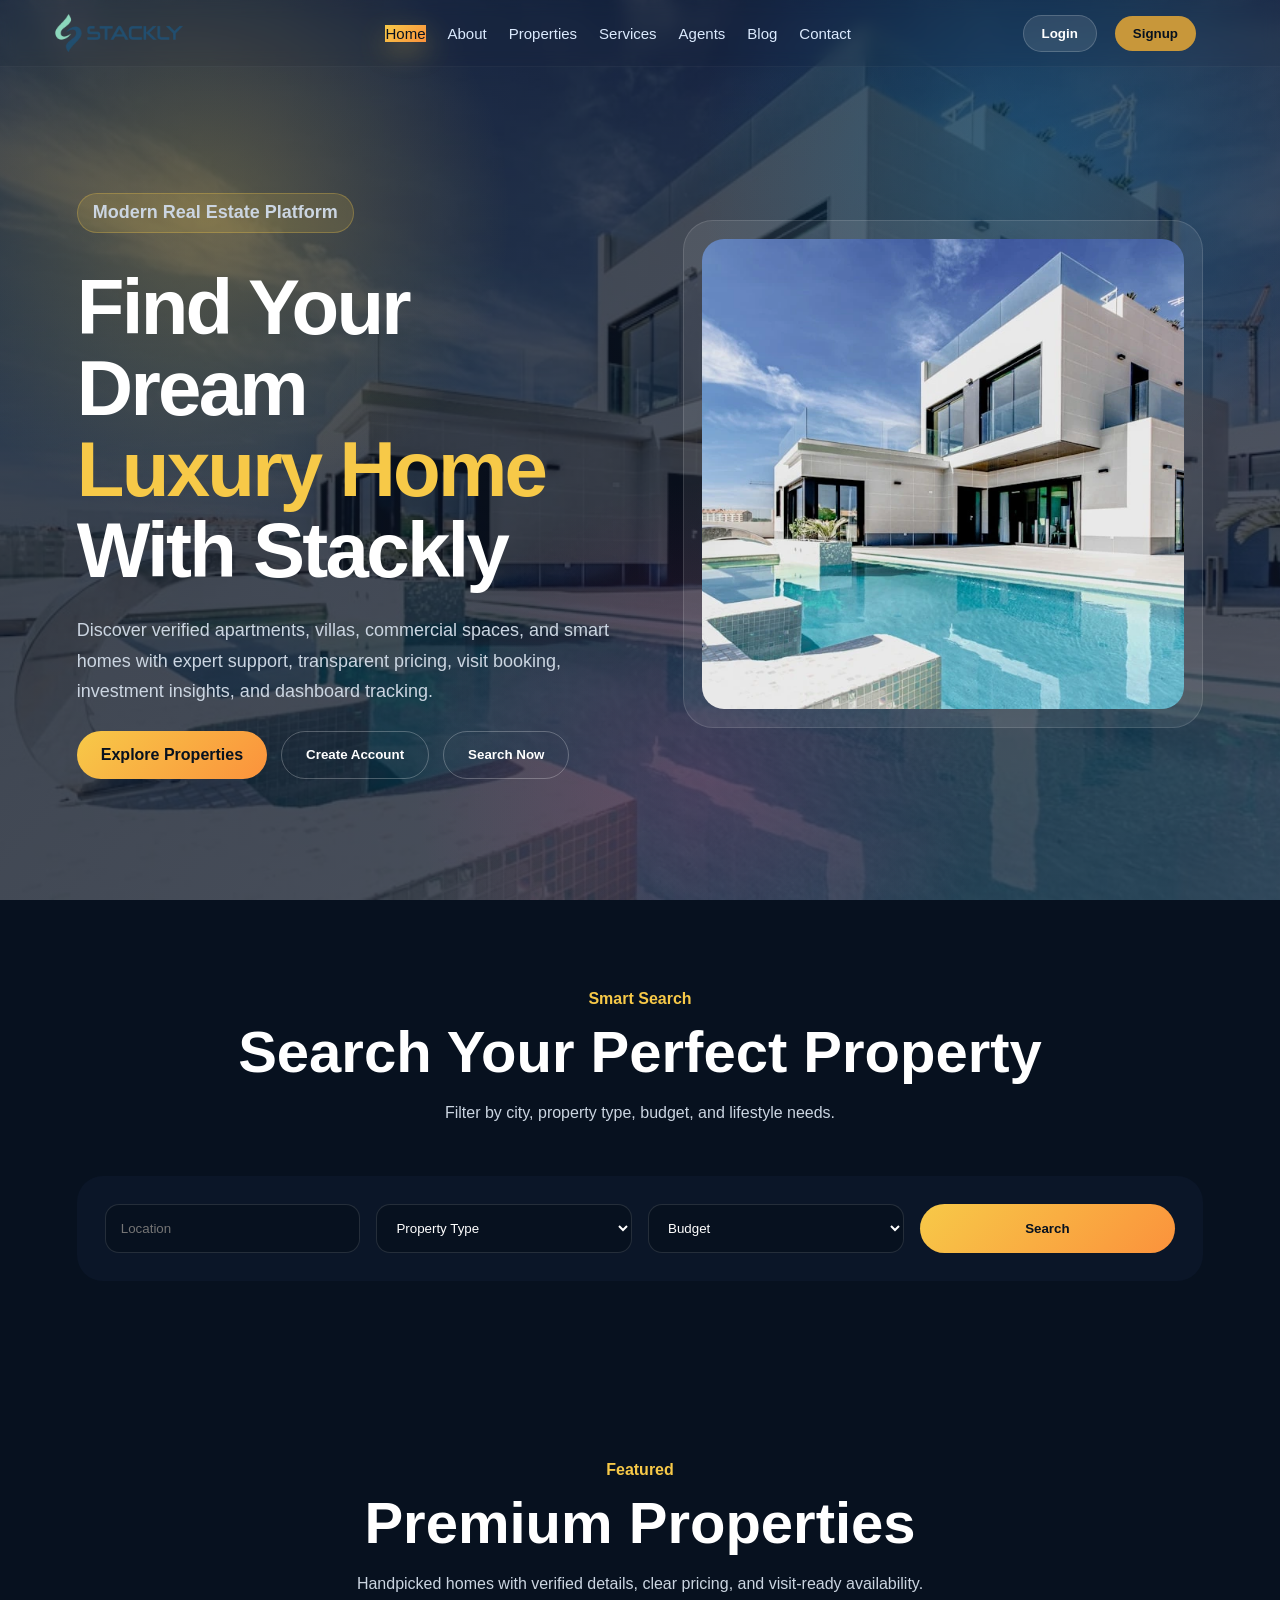
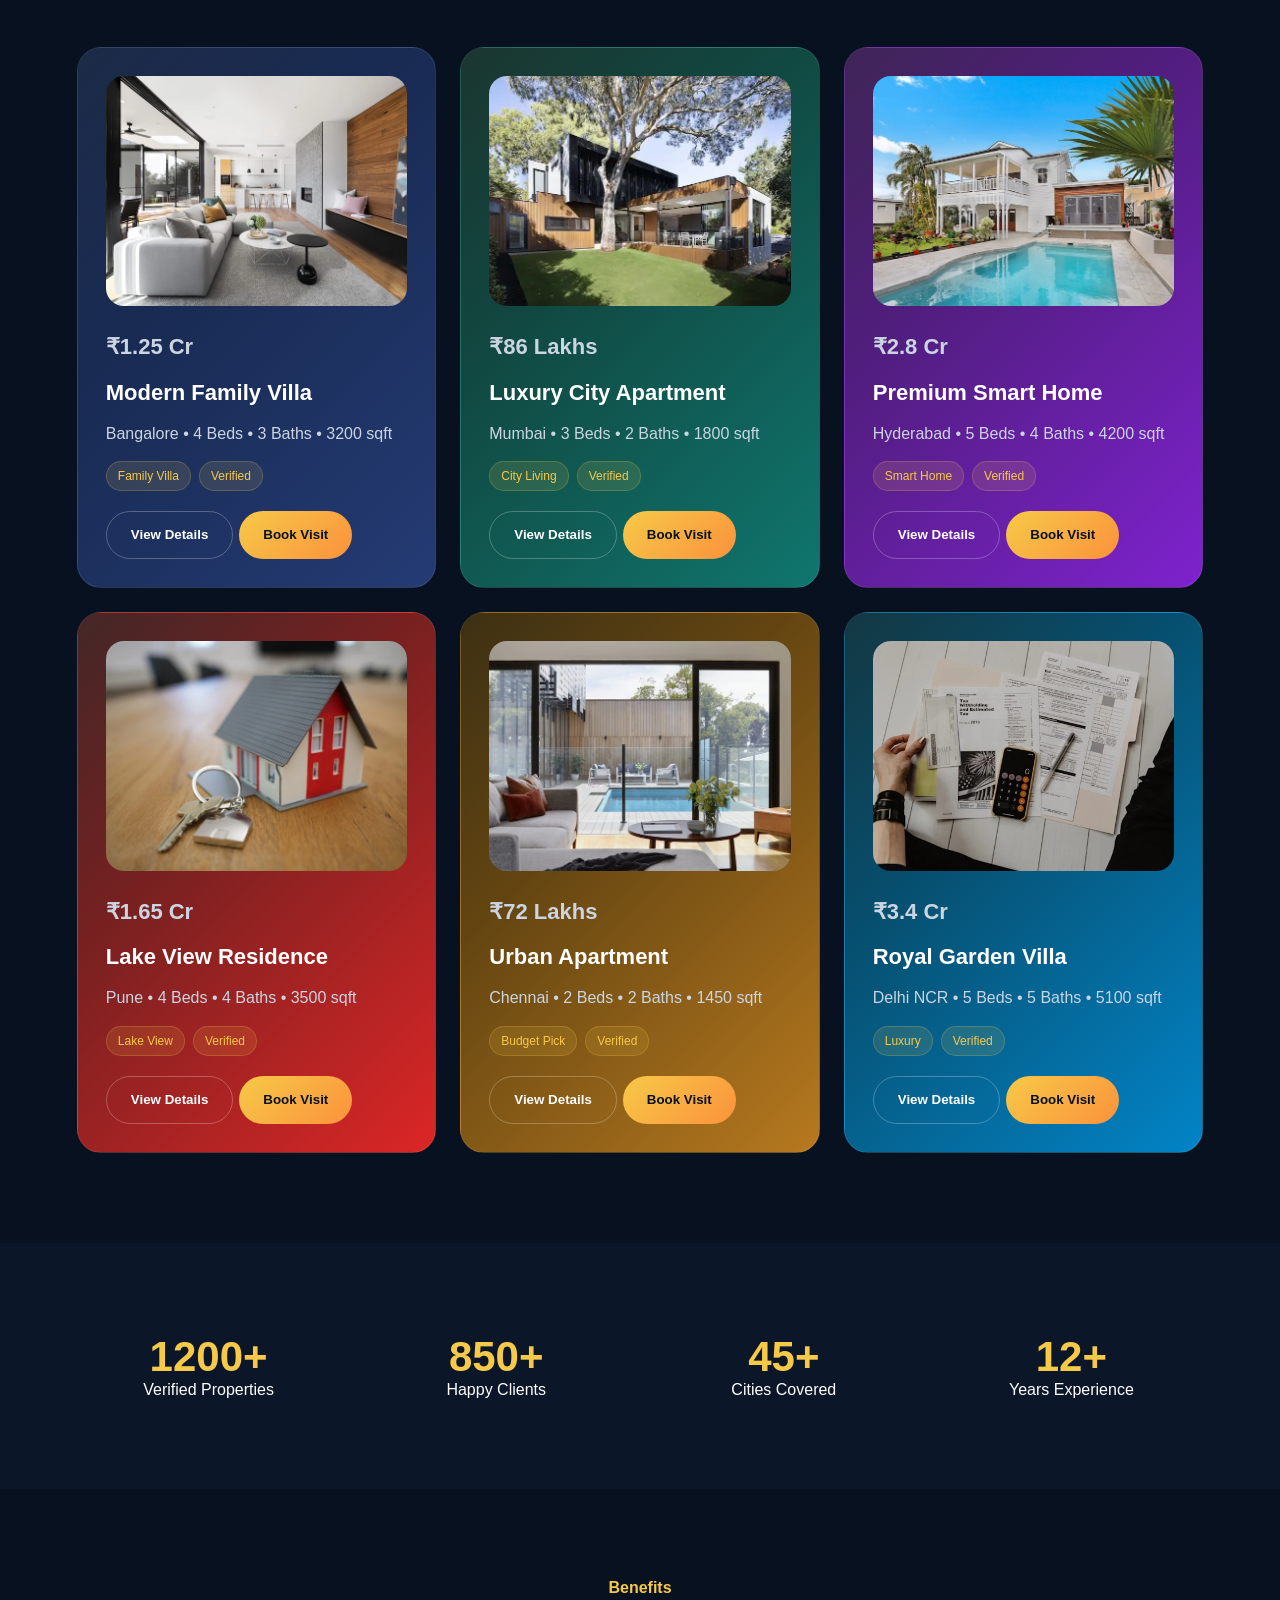
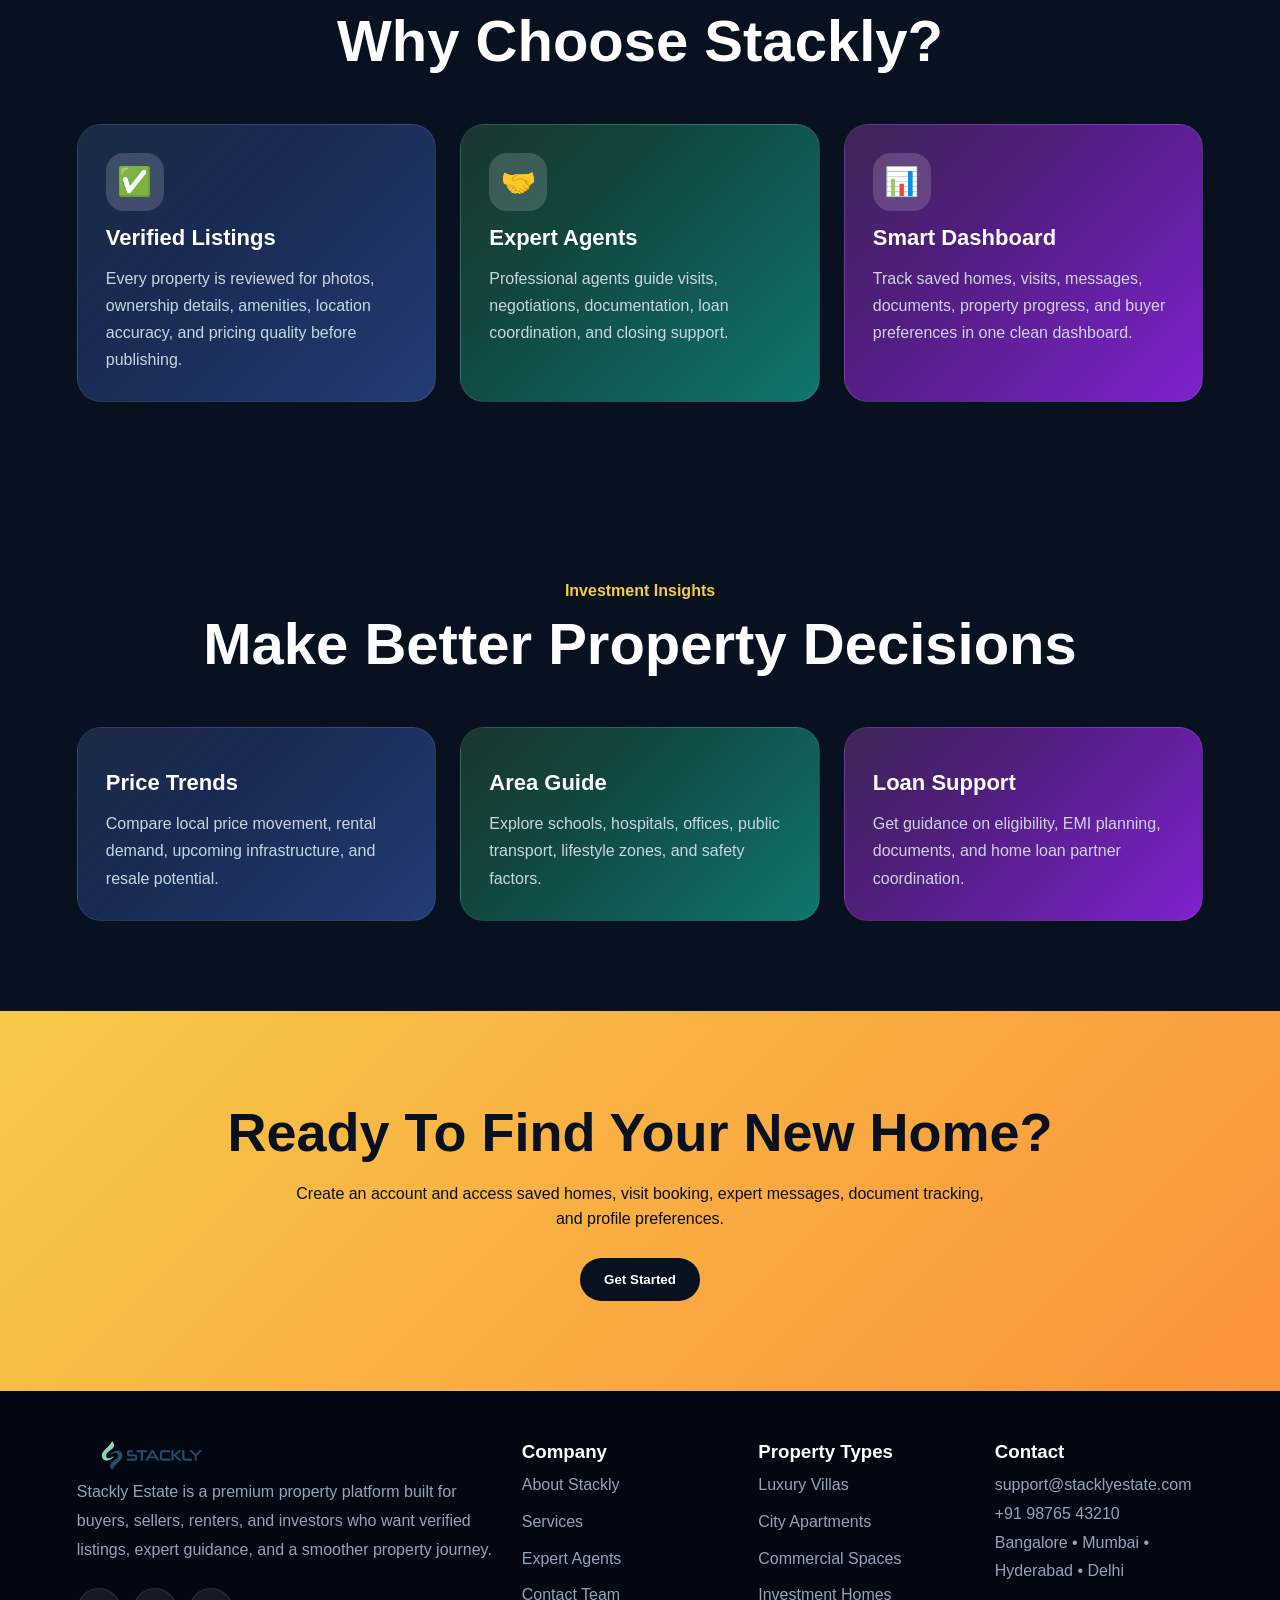
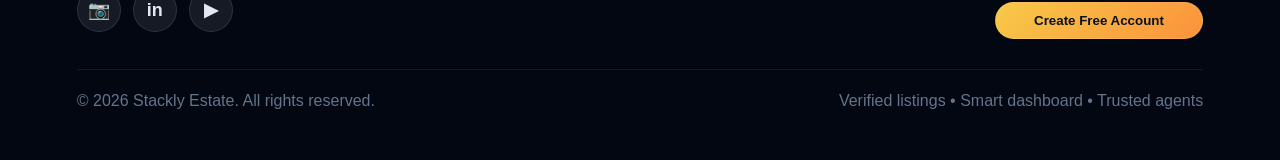
<file: index.html>
<!DOCTYPE html><html lang="en"><head><meta charset="UTF-8"><meta name="viewport" content="width=device-width, initial-scale=1.0"><title>Stackly Real Estate</title><link rel="stylesheet" href="style.css">
<style>
/* ===== Dashboard mobile hamburger + responsive fixes ===== */
.dash-mobile-header,
.dash-overlay{
  display:none;
}

.dashboard{
  min-height:100vh;
  background:#f4f7fb;
}

.dashboard .sidebar{
  transition:left .35s ease, transform .35s ease;
  z-index:1002;
}

.dashboard .sidebar .dash-close{
  display:none;
}

.dash-menu-btn{
  border:0;
  background:#07111f;
  color:#fff;
  width:44px;
  height:44px;
  border-radius:12px;
  font-size:22px;
  cursor:pointer;
  box-shadow:0 10px 24px rgba(7,17,31,.22);
}

.dash-mobile-brand{
  display:flex;
  align-items:center;
  gap:10px;
  font-weight:800;
  color:#07111f;
}

.dash-mobile-brand img{
  width:115px;
  max-height:44px;
  object-fit:contain;
}

.dash-overlay{
  position:fixed;
  inset:0;
  background:rgba(7,17,31,.62);
  backdrop-filter:blur(3px);
  z-index:1001;
}

.dashboard.sidebar-open .dash-overlay{
  display:block;
}

.card.table{
  overflow-x:auto;
}

.card.table table{
  width:100%;
  min-width:560px;
  border-collapse:collapse;
}

.card.table th,
.card.table td{
  padding:12px;
  text-align:left;
  border-bottom:1px solid rgba(0,0,0,.08);
}

@media (max-width: 992px){
  .dashboard{
    display:block;
    position:relative;
  }

  .dash-mobile-header{
    display:flex;
    align-items:center;
    justify-content:space-between;
    gap:16px;
    position:sticky;
    top:0;
    z-index:1000;
    background:#fff;
    padding:14px 18px;
    box-shadow:0 8px 25px rgba(0,0,0,.08);
  }

  .dashboard .sidebar{
    position:fixed;
    top:0;
    left:-290px;
    width:280px;
    height:100vh;
    background:#07111f;
    padding:22px;
    overflow-y:auto;
    box-shadow:20px 0 45px rgba(0,0,0,.25);
  }

  .dashboard.sidebar-open .sidebar{
    left:0;
  }

  .dashboard .sidebar .logo{
    display:flex;
    justify-content:space-between;
    align-items:center;
    margin-bottom:22px;
  }

  .dashboard .sidebar .logo img{
    max-width:135px;
  }

  .dashboard .sidebar .dash-close{
    display:inline-flex;
    align-items:center;
    justify-content:center;
    margin-left:auto;
    width:38px;
    height:38px;
    border:0;
    border-radius:10px;
    background:rgba(255,255,255,.12);
    color:#fff;
    font-size:25px;
    cursor:pointer;
  }

  .dashboard .sidebar a:not(.logo){
    display:block;
    padding:14px 16px;
    margin:8px 0;
    color:#dfe8f7;
    border-radius:12px;
    text-decoration:none;
  }

  .dashboard .sidebar a.active,
  .dashboard .sidebar a:not(.logo):hover{
    background:#fff;
    color:#07111f;
  }

  .dash-main{
    width:100%;
    margin-left:0!important;
    padding:18px;
  }

  .dash-top{
    display:flex;
    flex-direction:column;
    align-items:flex-start;
    gap:16px;
  }

  .dash-top h1{
    font-size:clamp(1.6rem, 7vw, 2.3rem);
    line-height:1.15;
  }

  .dash-grid,
  .grid-3,
  .grid-2,
  .dash-section{
    grid-template-columns:1fr!important;
  }

  .dash-grid{
    gap:16px;
  }

  .card{
    width:100%;
  }

  .logout{
    width:100%;
    justify-content:center;
  }
}

@media (max-width: 560px){
  .dash-mobile-header{
    padding:12px 14px;
  }

  .dash-mobile-brand img{
    width:95px;
  }

  .dash-main{
    padding:14px;
  }

  .dashboard .sidebar{
    width:82%;
    max-width:310px;
    left:-85%;
  }

  .card{
    padding:18px!important;
  }

  .btn,
  .logout{
    width:100%;
    text-align:center;
  }
}

/* ===== Dashboard color + visibility fixes ===== */
#dashboard{
  display:none;
}
body.dashboard-mode #website{
  display:none;
}
body.dashboard-mode #dashboard{
  display:flex;
}
.dashboard{
  background:
    radial-gradient(circle at top right,rgba(200,151,58,.20),transparent 38%),
    linear-gradient(135deg,#07111f 0%,#102039 52%,#07111f 100%) !important;
  color:#07111f;
}
.dashboard .sidebar{
  background:#07111f !important;
  border-right:1px solid rgba(200,151,58,.24);
}
.dashboard .sidebar a:not(.logo){
  color:rgba(255,255,255,.78);
}
.dashboard .sidebar a.active,
.dashboard .sidebar a:not(.logo):hover{
  background:#c8973a !important;
  color:#07111f !important;
}
.dash-main{
  background:transparent !important;
}
.dash-top{
  background:rgba(255,255,255,.96);
  border:1px solid rgba(200,151,58,.22);
  border-radius:24px;
  padding:24px;
  box-shadow:0 18px 45px rgba(0,0,0,.14);
  margin-bottom:24px;
}
.dashboard .card{
  background:rgba(255,255,255,.98);
  border:1px solid rgba(200,151,58,.18);
  box-shadow:0 18px 45px rgba(0,0,0,.12);
}
.logout{
  display:inline-flex;
  align-items:center;
  justify-content:center;
  border:0;
  background:#07111f;
  color:#fff;
  padding:12px 22px;
  border-radius:999px;
  font-weight:700;
  cursor:pointer;
}
.signup-nav-btn{
  margin-left:8px;
  background:#c8973a !important;
  color:#07111f !important;
}
@media (max-width: 992px){
  body.dashboard-mode #dashboard{
    display:block;
  }
  .dash-mobile-header{
    background:#07111f !important;
    border-bottom:1px solid rgba(200,151,58,.25);
  }
  .dash-menu-btn{
    background:#c8973a !important;
    color:#07111f !important;
  }
  .dash-top{
    padding:20px;
  }
}


/* final right-side dashboard override */
@media(max-width:992px){.dash-mobile-header{display:flex!important}.dash-mobile-header .dash-menu-btn{margin-left:auto!important;order:2!important}.dashboard .sidebar{left:auto!important;right:-310px!important}.dashboard.sidebar-open .sidebar,.dashboard .sidebar.open{right:0!important;left:auto!important}.dashboard .dash-overlay.active,.dashboard.sidebar-open .dash-overlay{display:block!important}.dash-main{margin-left:0!important;overflow-x:hidden!important}}
.dashboard{background:radial-gradient(circle at 12% 10%,rgba(56,189,248,.28),transparent 28%),radial-gradient(circle at 86% 12%,rgba(168,85,247,.28),transparent 30%),radial-gradient(circle at 36% 92%,rgba(34,197,94,.22),transparent 30%),linear-gradient(135deg,#06121f,#172554 45%,#312e81)!important}.dashboard .card:nth-child(4n+1){background:linear-gradient(135deg,#0f766e,#172554)!important}.dashboard .card:nth-child(4n+2){background:linear-gradient(135deg,#7c3aed,#1e1b4b)!important}.dashboard .card:nth-child(4n+3){background:linear-gradient(135deg,#ea580c,#7f1d1d)!important}.dashboard .card:nth-child(4n+4){background:linear-gradient(135deg,#2563eb,#064e3b)!important}.dashboard .card,.dashboard .card p,.dashboard .muted{color:#fff!important}


/* ===== RICH GLITCH-FREE DASHBOARD THREE-DOT MENU UPDATE ===== */
body.dash-menu-lock{overflow:hidden !important;}
.dashboard .dash-close{display:none !important;visibility:hidden !important;pointer-events:none !important;}
.dashboard .dash-mobile-header{
  display:none;
}
.dashboard .dash-menu-btn{
  display:none;
}
@media(max-width:992px){
  body.dashboard-mode #dashboard{display:block !important;}
  .dashboard{
    width:100% !important;
    max-width:100vw !important;
    overflow-x:hidden !important;
  }
  .dashboard .dash-mobile-header{
    display:flex !important;
    align-items:center !important;
    justify-content:space-between !important;
    gap:14px !important;
    position:sticky !important;
    top:0 !important;
    z-index:2800 !important;
    min-height:68px !important;
    padding:10px 14px !important;
    background:linear-gradient(135deg,rgba(7,17,31,.96),rgba(30,41,59,.90),rgba(49,46,129,.88)) !important;
    border-bottom:1px solid rgba(255,255,255,.18) !important;
    box-shadow:0 16px 40px rgba(0,0,0,.28) !important;
    backdrop-filter:blur(18px) !important;
    -webkit-backdrop-filter:blur(18px) !important;
  }
  .dashboard .dash-mobile-brand{
    display:flex !important;
    align-items:center !important;
    min-width:0 !important;
  }
  .dashboard .dash-mobile-brand img{
    width:126px !important;
    max-height:46px !important;
    object-fit:contain !important;
    display:block !important;
  }
  .dashboard .dash-menu-btn{
    display:flex !important;
    align-items:center !important;
    justify-content:center !important;
    gap:4px !important;
    flex:0 0 48px !important;
    width:48px !important;
    height:48px !important;
    position:static !important;
    margin-left:auto !important;
    border:1px solid rgba(255,255,255,.32) !important;
    border-radius:18px !important;
    background:linear-gradient(135deg,#22c55e,#38bdf8,#a855f7,#f97316) !important;
    color:#fff !important;
    box-shadow:0 12px 30px rgba(56,189,248,.30), inset 0 1px 0 rgba(255,255,255,.35) !important;
    cursor:pointer !important;
    transform:none !important;
  }
  .dashboard .dash-menu-btn span{
    width:6px !important;
    height:6px !important;
    border-radius:999px !important;
    background:#fff !important;
    display:block !important;
    box-shadow:0 0 10px rgba(255,255,255,.75) !important;
  }
  .dashboard.sidebar-open .dash-menu-btn{
    box-shadow:0 0 0 4px rgba(56,189,248,.16),0 16px 34px rgba(168,85,247,.35) !important;
  }
  .dashboard .dash-overlay{
    display:block !important;
    opacity:0 !important;
    pointer-events:none !important;
    position:fixed !important;
    inset:0 !important;
    z-index:2450 !important;
    background:rgba(2,6,23,.62) !important;
    backdrop-filter:blur(7px) !important;
    -webkit-backdrop-filter:blur(7px) !important;
    transition:opacity .25s ease !important;
  }
  .dashboard.sidebar-open .dash-overlay{
    opacity:1 !important;
    pointer-events:auto !important;
  }
  .dashboard .sidebar{
    display:block !important;
    position:fixed !important;
    top:0 !important;
    left:auto !important;
    right:0 !important;
    width:min(84vw,310px) !important;
    height:100dvh !important;
    z-index:2500 !important;
    padding:86px 18px 24px !important;
    overflow-y:auto !important;
    overflow-x:hidden !important;
    transform:translateX(112%) !important;
    transition:transform .34s cubic-bezier(.22,.9,.22,1) !important;
    background:
      radial-gradient(circle at 25% 6%,rgba(56,189,248,.24),transparent 30%),
      radial-gradient(circle at 90% 20%,rgba(249,115,22,.22),transparent 26%),
      linear-gradient(180deg,#07111f,#172554 52%,#312e81) !important;
    border-left:1px solid rgba(255,255,255,.20) !important;
    box-shadow:-28px 0 70px rgba(0,0,0,.46) !important;
  }
  .dashboard.sidebar-open .sidebar{
    transform:translateX(0) !important;
  }
  .dashboard .sidebar .logo{
    position:absolute !important;
    top:18px !important;
    left:18px !important;
    margin:0 !important;
    display:flex !important;
    pointer-events:auto !important;
  }
  .dashboard .sidebar .logo img{
    width:140px !important;
    max-height:46px !important;
    object-fit:contain !important;
  }
  .dashboard .sidebar a:not(.logo){
    margin:9px 0 !important;
    padding:15px 16px !important;
    border-radius:18px !important;
    background:rgba(255,255,255,.08) !important;
    border:1px solid rgba(255,255,255,.12) !important;
    box-shadow:inset 0 1px 0 rgba(255,255,255,.10) !important;
  }
  .dashboard .sidebar a.active,
  .dashboard .sidebar a:not(.logo):hover{
    background:linear-gradient(135deg,#22c55e,#38bdf8,#a855f7) !important;
    color:#06121f !important;
  }
  .dash-main{
    margin-left:0 !important;
    width:100% !important;
    padding:18px 14px 28px !important;
    overflow-x:hidden !important;
  }
}
@media(max-width:560px){
  .dashboard .dash-mobile-header{min-height:64px !important;padding:9px 12px !important;}
  .dashboard .dash-mobile-brand img{width:112px !important;}
  .dashboard .dash-menu-btn{width:46px !important;height:46px !important;flex-basis:46px !important;border-radius:16px !important;}
  .dashboard .sidebar{width:min(88vw,300px) !important;padding-top:82px !important;}
}
</style>
</head><body><div id="website"><header><nav class="nav"><a class="logo" href="index.html"><img src="assets/logo-dark.webp" alt="Stackly Logo"></a><div class="nav-links" id="navLinks"><a href="index.html">Home</a><a href="about.html">About</a><a href="properties.html">Properties</a><a href="services.html">Services</a><a href="agents.html">Agents</a><a href="blog.html">Blog</a><a href="contact.html">Contact</a><div class="nav-auth-mobile"><button class="nav-btn login-nav-btn" onclick="openAuth('login')">Login</button><button class="nav-btn signup-nav-btn" onclick="openAuth('signup')">Signup</button></div></div><div class="nav-auth"><button class="nav-btn login-nav-btn" onclick="openAuth('login')">Login</button><button class="nav-btn signup-nav-btn" onclick="openAuth('signup')">Signup</button></div><div class="hamburger" onclick="toggleMenu()">☰</div></nav></header><section class="hero" id="home"><div class="container hero-grid"><div class="reveal"><p class="eyebrow">Modern Real Estate Platform</p><h1>Find Your Dream <span>Luxury Home</span> With Stackly</h1><p>Discover verified apartments, villas, commercial spaces, and smart homes with expert support, transparent pricing, visit booking, investment insights, and dashboard tracking.</p><div class="hero-actions"><a href="properties.html" class="btn btn-primary">Explore Properties</a><button class="btn btn-outline" onclick="openAuth('signup')">Create Account</button><button class="btn btn-outline" onclick="scrollToSection('home-search')">Search Now</button></div></div><div class="hero-card reveal"><img src="assets/hero-villa.webp"></div></div></section><section id="home-search"><div class="container"><div class="section-title reveal"><span>Smart Search</span><h2>Search Your Perfect Property</h2><p class="muted">Filter by city, property type, budget, and lifestyle needs.</p></div><div class="search-box reveal"><input id="searchLocation" placeholder="Location"><select id="searchType"><option>Property Type</option><option>Villa</option><option>Apartment</option><option>Commercial</option></select><select id="searchBudget"><option>Budget</option><option>₹50L - ₹1Cr</option><option>₹1Cr - ₹3Cr</option><option>₹3Cr+</option></select><button class="btn btn-primary" onclick="searchProperties()">Search</button></div></div></section><section><div class="container"><div class="section-title reveal"><span>Featured</span><h2>Premium Properties</h2><p class="muted">Handpicked homes with verified details, clear pricing, and visit-ready availability.</p></div><div class="grid-3"><div class="card property reveal"><img src="assets/modern-house.webp"><p class="price">₹1.25 Cr</p><h3>Modern Family Villa</h3><p>Bangalore • 4 Beds • 3 Baths • 3200 sqft</p><div class="tag-row"><span>Family Villa</span><span>Verified</span></div><button class="btn btn-outline" onclick="viewProperty('Modern Family Villa')">View Details</button><button class="btn btn-primary" onclick="bookVisit('Modern Family Villa')">Book Visit</button></div><div class="card property reveal"><img src="assets/luxury-interior.webp"><p class="price">₹86 Lakhs</p><h3>Luxury City Apartment</h3><p>Mumbai • 3 Beds • 2 Baths • 1800 sqft</p><div class="tag-row"><span>City Living</span><span>Verified</span></div><button class="btn btn-outline" onclick="viewProperty('Luxury City Apartment')">View Details</button><button class="btn btn-primary" onclick="bookVisit('Luxury City Apartment')">Book Visit</button></div><div class="card property reveal"><img src="assets/premium-villa.webp"><p class="price">₹2.8 Cr</p><h3>Premium Smart Home</h3><p>Hyderabad • 5 Beds • 4 Baths • 4200 sqft</p><div class="tag-row"><span>Smart Home</span><span>Verified</span></div><button class="btn btn-outline" onclick="viewProperty('Premium Smart Home')">View Details</button><button class="btn btn-primary" onclick="bookVisit('Premium Smart Home')">Book Visit</button></div><div class="card property reveal"><img src="assets/home-exterior.webp"><p class="price">₹1.65 Cr</p><h3>Lake View Residence</h3><p>Pune • 4 Beds • 4 Baths • 3500 sqft</p><div class="tag-row"><span>Lake View</span><span>Verified</span></div><button class="btn btn-outline" onclick="viewProperty('Lake View Residence')">View Details</button><button class="btn btn-primary" onclick="bookVisit('Lake View Residence')">Book Visit</button></div><div class="card property reveal"><img src="assets/living-room.webp"><p class="price">₹72 Lakhs</p><h3>Urban Apartment</h3><p>Chennai • 2 Beds • 2 Baths • 1450 sqft</p><div class="tag-row"><span>Budget Pick</span><span>Verified</span></div><button class="btn btn-outline" onclick="viewProperty('Urban Apartment')">View Details</button><button class="btn btn-primary" onclick="bookVisit('Urban Apartment')">Book Visit</button></div><div class="card property reveal"><img src="assets/apartment-view.webp"><p class="price">₹3.4 Cr</p><h3>Royal Garden Villa</h3><p>Delhi NCR • 5 Beds • 5 Baths • 5100 sqft</p><div class="tag-row"><span>Luxury</span><span>Verified</span></div><button class="btn btn-outline" onclick="viewProperty('Royal Garden Villa')">View Details</button><button class="btn btn-primary" onclick="bookVisit('Royal Garden Villa')">Book Visit</button></div></div></div></section><section class="stats"><div class="container grid-4"><div class="stat reveal"><h3>1200+</h3><p>Verified Properties</p></div><div class="stat reveal"><h3>850+</h3><p>Happy Clients</p></div><div class="stat reveal"><h3>45+</h3><p>Cities Covered</p></div><div class="stat reveal"><h3>12+</h3><p>Years Experience</p></div></div></section><section><div class="container"><div class="section-title reveal"><span>Benefits</span><h2>Why Choose Stackly?</h2></div><div class="grid-3"><div class="card reveal"><div class="icon">✅</div><h3>Verified Listings</h3><p>Every property is reviewed for photos, ownership details, amenities, location accuracy, and pricing quality before publishing.</p></div><div class="card reveal"><div class="icon">🤝</div><h3>Expert Agents</h3><p>Professional agents guide visits, negotiations, documentation, loan coordination, and closing support.</p></div><div class="card reveal"><div class="icon">📊</div><h3>Smart Dashboard</h3><p>Track saved homes, visits, messages, documents, property progress, and buyer preferences in one clean dashboard.</p></div></div></div></section><section><div class="container"><div class="section-title"><span>Investment Insights</span><h2>Make Better Property Decisions</h2></div><div class="grid-3"><div class="card"><h3>Price Trends</h3><p class="muted">Compare local price movement, rental demand, upcoming infrastructure, and resale potential.</p></div><div class="card"><h3>Area Guide</h3><p class="muted">Explore schools, hospitals, offices, public transport, lifestyle zones, and safety factors.</p></div><div class="card"><h3>Loan Support</h3><p class="muted">Get guidance on eligibility, EMI planning, documents, and home loan partner coordination.</p></div></div></div></section><section class="cta"><div class="container reveal"><h2>Ready To Find Your New Home?</h2><p>Create an account and access saved homes, visit booking, expert messages, document tracking, and profile preferences.</p><button class="btn" style="background:#07111f;color:white" onclick="openAuth('signup')">Get Started</button></div></section><footer><div class="footer-grid rich-footer"><div><a class="logo" href="index.html"><img src="assets/logo-dark.webp" alt="Stackly Logo"></a><p>Stackly Estate is a premium property platform built for buyers, sellers, renters, and investors who want verified listings, expert guidance, and a smoother property journey.</p><div class="footer-social"><a href="404page.html" aria-label="Instagram">Instagram</a><a href="404page.html" aria-label="LinkedIn">LinkedIn</a><a href="404page.html" aria-label="YouTube">YouTube</a></div></div><div><h3>Company</h3><a href="about.html">About Stackly</a><a href="services.html">Services</a><a href="agents.html">Expert Agents</a><a href="contact.html">Contact Team</a></div><div><h3>Property Types</h3><a href="properties.html">Luxury Villas</a><a href="properties.html">City Apartments</a><a href="properties.html">Commercial Spaces</a><a href="properties.html">Investment Homes</a></div><div><h3>Contact</h3><p>support@stacklyestate.com<br>+91 98765 43210<br>Bangalore • Mumbai • Hyderabad • Delhi</p><button class="footer-btn" onclick="openAuth('signup')">Create Free Account</button></div></div><div class="footer-bottom"><span>© 2026 Stackly Estate. All rights reserved.</span><span>Verified listings • Smart dashboard • Trusted agents</span></div></footer></div><div class="auth-modal" id="authModal"><div class="auth-box"><span class="close" onclick="closeAuth()">×</span><h2 id="authTitle">Login</h2><input type="text" id="nameField" placeholder="Full Name" style="display:none"><input type="email" id="email" placeholder="Email Address"><input type="password" id="password" placeholder="Password"><div id="loginError" class="login-error" aria-live="polite"></div><button class="btn btn-primary" onclick="authSubmit()">Continue</button><a class="forgot-link" onclick="forgotPassword()">Forgot Password?</a><p class="auth-switch"><span id="switchText" onclick="switchAuth()">Create account</span></p></div></div><div class="dashboard" id="dashboard"><div class="dash-mobile-header"><a class="dash-mobile-brand" href="index.html"><img src="assets/logo-dark.webp" alt="Stackly Logo"></a><button class="dash-menu-btn" type="button" onclick="toggleDashMenu()"><span></span><span></span><span></span></button></div><div class="dash-overlay" onclick="closeDashMenu()"></div><aside class="sidebar"><a class="logo" href="index.html"><img src="assets/logo-dark.webp" alt="Stackly Logo"></a><a class="active" onclick="showDashTab('overview',this)">Dashboard</a><a onclick="showDashTab('properties',this)">My Properties</a><a onclick="showDashTab('saved',this)">Saved Homes</a><a onclick="showDashTab('messages',this)">Messages</a><a onclick="showDashTab('profile',this)">Profile</a></aside><main class="dash-main"><div class="dash-top"><div><h1>Hi <span id="userName">User</span></h1><p class="muted">Manage saved homes, visits, agent messages, property deals, and profile information in one place.</p></div><button class="logout profile-action" onclick="openProfileTab()">Profile User</button></div><div id="dash-overview" class="dash-tab active"><div class="dash-grid"><div class="card"><h3>Saved Homes</h3><p class="price">12</p><p class="muted">3 new matches added this week.</p></div><div class="card"><h3>Visits Booked</h3><p class="price">5</p><p class="muted">Next visit: Saturday 11:00 AM.</p></div><div class="card"><h3>Messages</h3><p class="price">8</p><p class="muted">2 unread agent updates.</p></div><div class="card"><h3>Active Deals</h3><p class="price">2</p><p class="muted">Negotiation and document review active.</p></div></div><div class="dash-section"><div class="card table"><h3>Recent Properties</h3><table><tr><th>Property</th><th>Location</th><th>Price</th><th>Status</th></tr><tr><td>Luxury Villa</td><td>Bangalore</td><td>₹1.25 Cr</td><td class="status">Available</td></tr><tr><td>City Apartment</td><td>Mumbai</td><td>₹86 L</td><td class="status">Booked Visit</td></tr><tr><td>Smart Home</td><td>Hyderabad</td><td>₹2.8 Cr</td><td class="status">Shortlisted</td></tr></table></div><div class="card"><h3>Today’s Checklist</h3><p class="muted">✓ Review shortlisted homes<br>✓ Confirm visit timing<br>✓ Upload ID proof<br>✓ Compare loan estimate</p><button class="btn btn-outline" onclick="redirectTo404()">Update Checklist</button></div></div></div><div id="dash-properties" class="dash-tab"><div class="grid-3"><div class="card"><h3>Listed for Sale</h3><p class="muted">Upload photos, pricing, documents, and amenities for your property listing.</p><button class="btn btn-primary" onclick="redirectTo404()">Add Property</button></div><div class="card"><h3>Site Visits</h3><p class="muted">Track upcoming customer visits and agent appointments.</p><button class="btn btn-outline" onclick="redirectTo404()">View Visits</button></div><div class="card"><h3>Documents</h3><p class="muted">Sale deed, tax records, approvals, and ownership papers.</p><button class="btn btn-outline" onclick="redirectTo404()">Open Documents</button></div></div></div><div id="dash-saved" class="dash-tab"><div class="grid-3"><div class="card"><h3>Lake View Residence</h3><p class="price">₹1.65 Cr</p><p class="muted">Whitefield • 4 Beds • High appreciation zone.</p><button class="btn btn-outline" onclick="bookVisit('Lake View Residence')">Book Visit</button></div><div class="card"><h3>Urban Apartment</h3><p class="price">₹72 Lakhs</p><p class="muted">Pune • 2 Beds • Metro connected location.</p><button class="btn btn-outline" onclick="bookVisit('Urban Apartment')">Book Visit</button></div><div class="card"><h3>Royal Garden Villa</h3><p class="price">₹3.4 Cr</p><p class="muted">Bangalore • 5 Beds • Premium gated community.</p><button class="btn btn-outline" onclick="bookVisit('Royal Garden Villa')">Book Visit</button></div></div></div><div id="dash-messages" class="dash-tab"><div class="grid-2"><div class="card"><h3>Agent Update</h3><p class="muted">Rahul Sharma: Your villa visit is confirmed. Please carry ID proof for society entry.</p><button class="btn btn-primary" onclick="redirectTo404()">Reply</button></div><div class="card"><h3>Loan Advisor</h3><p class="muted">Your estimated eligibility report is ready for review.</p><button class="btn btn-outline" onclick="redirectTo404()">View Report</button></div></div></div><div id="dash-profile" class="dash-tab"><div class="dash-section"><div class="card"><h3>Profile Details</h3><p><b>Name:</b> <span id="profileName">User</span></p><p><b>Email:</b> <span id="profileEmail">user@email.com</span></p><p><b>Plan:</b> Premium Buyer</p><p><b>Preferred City:</b> Bangalore</p><p><b>Budget Range:</b> ₹75L - ₹2Cr</p><button class="btn btn-primary" onclick="redirectTo404()">Save Profile</button></div><div class="card"><h3>Preferences</h3><p class="muted">Property type: Villa / Apartment<br>Bedrooms: 3+<br>Locality: Near schools, tech parks, and metro<br>Alerts: Enabled</p></div></div></div></main></div><div id="toast"></div>
<script>
/* ===== Dashboard hamburger controls ===== */
function toggleDashMenu(){
  const dashboard = document.getElementById('dashboard');
  const sidebar = document.querySelector('.dashboard .sidebar');
  const overlay = document.querySelector('.dashboard .dash-overlay');
  if(dashboard){
    dashboard.classList.toggle('sidebar-open');
    sidebar?.classList.toggle('open');
    overlay?.classList.toggle('active');
    document.body.style.overflow = dashboard.classList.contains('sidebar-open') ? 'hidden' : '';
  }
}

function closeDashMenu(){
  const dashboard = document.getElementById('dashboard');
  if(dashboard){
    dashboard.classList.remove('sidebar-open');
    document.querySelector('.dashboard .sidebar')?.classList.remove('open');
    document.querySelector('.dashboard .dash-overlay')?.classList.remove('active');
    document.body.style.overflow = '';
  }
}

/* Close dashboard menu after clicking any dashboard tab on mobile */
document.addEventListener('click', function(e){
  const dashLink = e.target.closest('.dashboard .sidebar a:not(.logo)');
  if(dashLink && window.innerWidth <= 992){
    closeDashMenu();
  }
});

window.addEventListener('resize', function(){
  if(window.innerWidth > 992){
    closeDashMenu();
  }
});

/* Safe tab function if your external script does not already include it */
if(typeof showDashTab !== 'function'){
  function showDashTab(tab, el){
    document.querySelectorAll('.dash-tab').forEach(item => item.classList.remove('active'));
    const activeTab = document.getElementById('dash-' + tab);
    if(activeTab) activeTab.classList.add('active');

    document.querySelectorAll('.dashboard .sidebar a').forEach(link => link.classList.remove('active'));
    if(el) el.classList.add('active');
  }
}
</script>
<div id="authLoader" class="auth-loader"><div class="auth-spinner"></div><p>Loading secure page...</p></div><script src="script.js"></script>
<script>
/* ===== Login / Signup / Dashboard fixed flow ===== */
let authMode = 'login';

function openAuth(mode){startAuthLoad(mode || 'login');}

function closeAuth(){
  const modal = document.getElementById('authModal');
  if(modal) modal.classList.remove('active');
}

function switchAuth(){
  openAuth(authMode === 'signup' ? 'login' : 'signup');
}

function authSubmit(){
  const name = document.getElementById('nameField')?.value.trim();
  const email = document.getElementById('email')?.value.trim();
  const password = document.getElementById('password')?.value.trim();
  if(authMode === 'signup' && !name){
    showToast('Please enter your full name');
    return;
  }
  if(!email || !password){
    showToast('Please fill email and password');
    return;
  }
  const displayName = name || email.split('@')[0] || 'User';
  if(typeof updateDashboardProfile === 'function'){
    updateDashboardProfile(displayName, email);
  }else{
    document.getElementById('userName').textContent = displayName;
    document.getElementById('profileName').textContent = displayName;
    document.getElementById('profileEmail').textContent = email;
  }
  closeAuth();
  document.body.classList.add('dashboard-mode');
  closeDashMenu();
  showToast(authMode === 'signup' ? 'Signup successful' : 'Login successful');
}

function logout(){
  document.body.classList.remove('dashboard-mode');
  closeDashMenu();
  showToast('Logged out successfully');
}
</script>

</body></html>
</file>
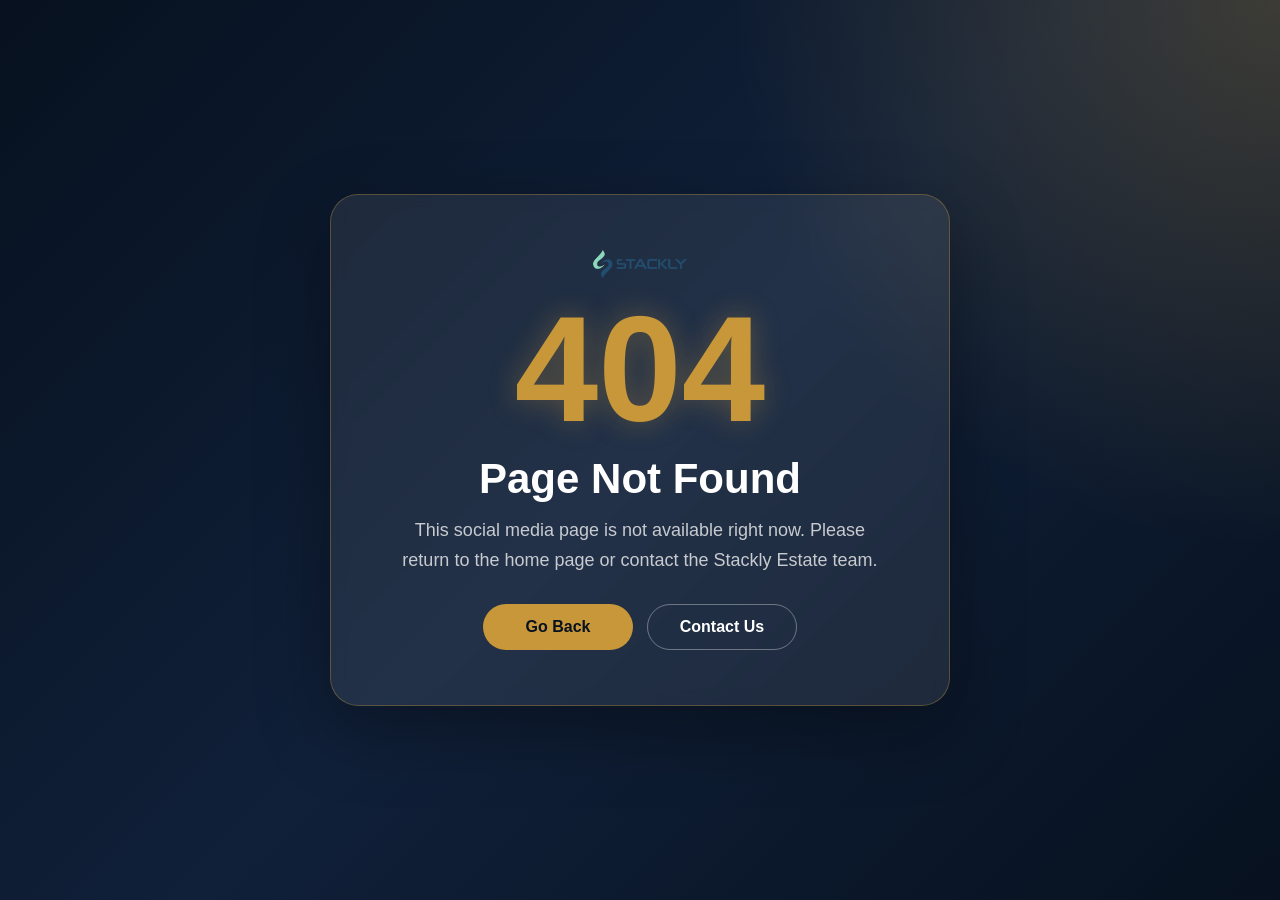
<file: 404page.html>
<!DOCTYPE html>
<html lang="en">
<head>
<meta charset="UTF-8">
<meta name="viewport" content="width=device-width, initial-scale=1.0">
<title>404 - Page Not Found</title>
<link rel="stylesheet" href="style.css">
<style>
body{
  margin:0;
  min-height:100vh;
  display:flex;
  align-items:center;
  justify-content:center;
  background:
    radial-gradient(circle at top right,rgba(200,151,58,.25),transparent 35%),
    linear-gradient(135deg,#07111f,#102039,#07111f);
  color:#fff;
  font-family:Arial,sans-serif;
  text-align:center;
  padding:24px;
}
.error-box{
  max-width:620px;
  width:100%;
  background:rgba(255,255,255,.08);
  border:1px solid rgba(200,151,58,.35);
  border-radius:28px;
  padding:55px 30px;
  box-shadow:0 25px 70px rgba(0,0,0,.35);
  backdrop-filter:blur(8px);
}
.error-box img{
  width:140px;
  max-width:60%;
  margin-bottom:20px;
}
.error-box h1{
  font-size:clamp(72px,18vw,150px);
  line-height:.9;
  margin:0;
  color:#c8973a;
  text-shadow:0 0 28px rgba(200,151,58,.35);
}
.error-box h2{
  font-size:clamp(26px,5vw,42px);
  margin:18px 0 12px;
}
.error-box p{
  color:rgba(255,255,255,.75);
  font-size:18px;
  line-height:1.7;
  margin:0 auto 28px;
  max-width:500px;
}
.error-actions{
  display:flex;
  justify-content:center;
  gap:14px;
  flex-wrap:wrap;
}
.error-actions a{
  display:inline-flex;
  align-items:center;
  justify-content:center;
  min-width:150px;
  padding:13px 24px;
  border-radius:999px;
  text-decoration:none;
  font-weight:800;
  transition:.3s ease;
}
.error-actions .home{
  background:#c8973a;
  color:#07111f;
}
.error-actions .contact{
  border:1px solid rgba(255,255,255,.35);
  color:#fff;
}
.error-actions a:hover{
  transform:translateY(-4px);
}
@media(max-width:560px){
  .error-box{padding:42px 20px;border-radius:22px;}
  .error-actions a{width:100%;}
}
</style>
</head>
<body>
  <main class="error-box">
    <img src="assets/logo-dark.webp" alt="Stackly Logo">
    <h1>404</h1>
    <h2>Page Not Found</h2>
    <p>This social media page is not available right now. Please return to the home page or contact the Stackly Estate team.</p>
    <div class="error-actions">
      <a class="home" href="#" onclick="goBack(event)">Go Back</a>
      <a class="contact" href="contact.html">Contact Us</a>
    </div>
  </main>
  <script>
    function goBack(event){
      event.preventDefault();
      const saved=sessionStorage.getItem('stacklyReturnPosition');
      if(saved){
        try{
          const data=JSON.parse(saved);
          sessionStorage.setItem('stacklyReturnPositionPending',saved);
          window.location.href=data.url || 'index.html';
          return;
        }catch(error){
          sessionStorage.removeItem('stacklyReturnPosition');
        }
      }
      if(window.history.length > 1){
        window.history.back();
        return;
      }
      window.location.href = 'index.html';
    }
  </script>
</body>
</html>
</file>
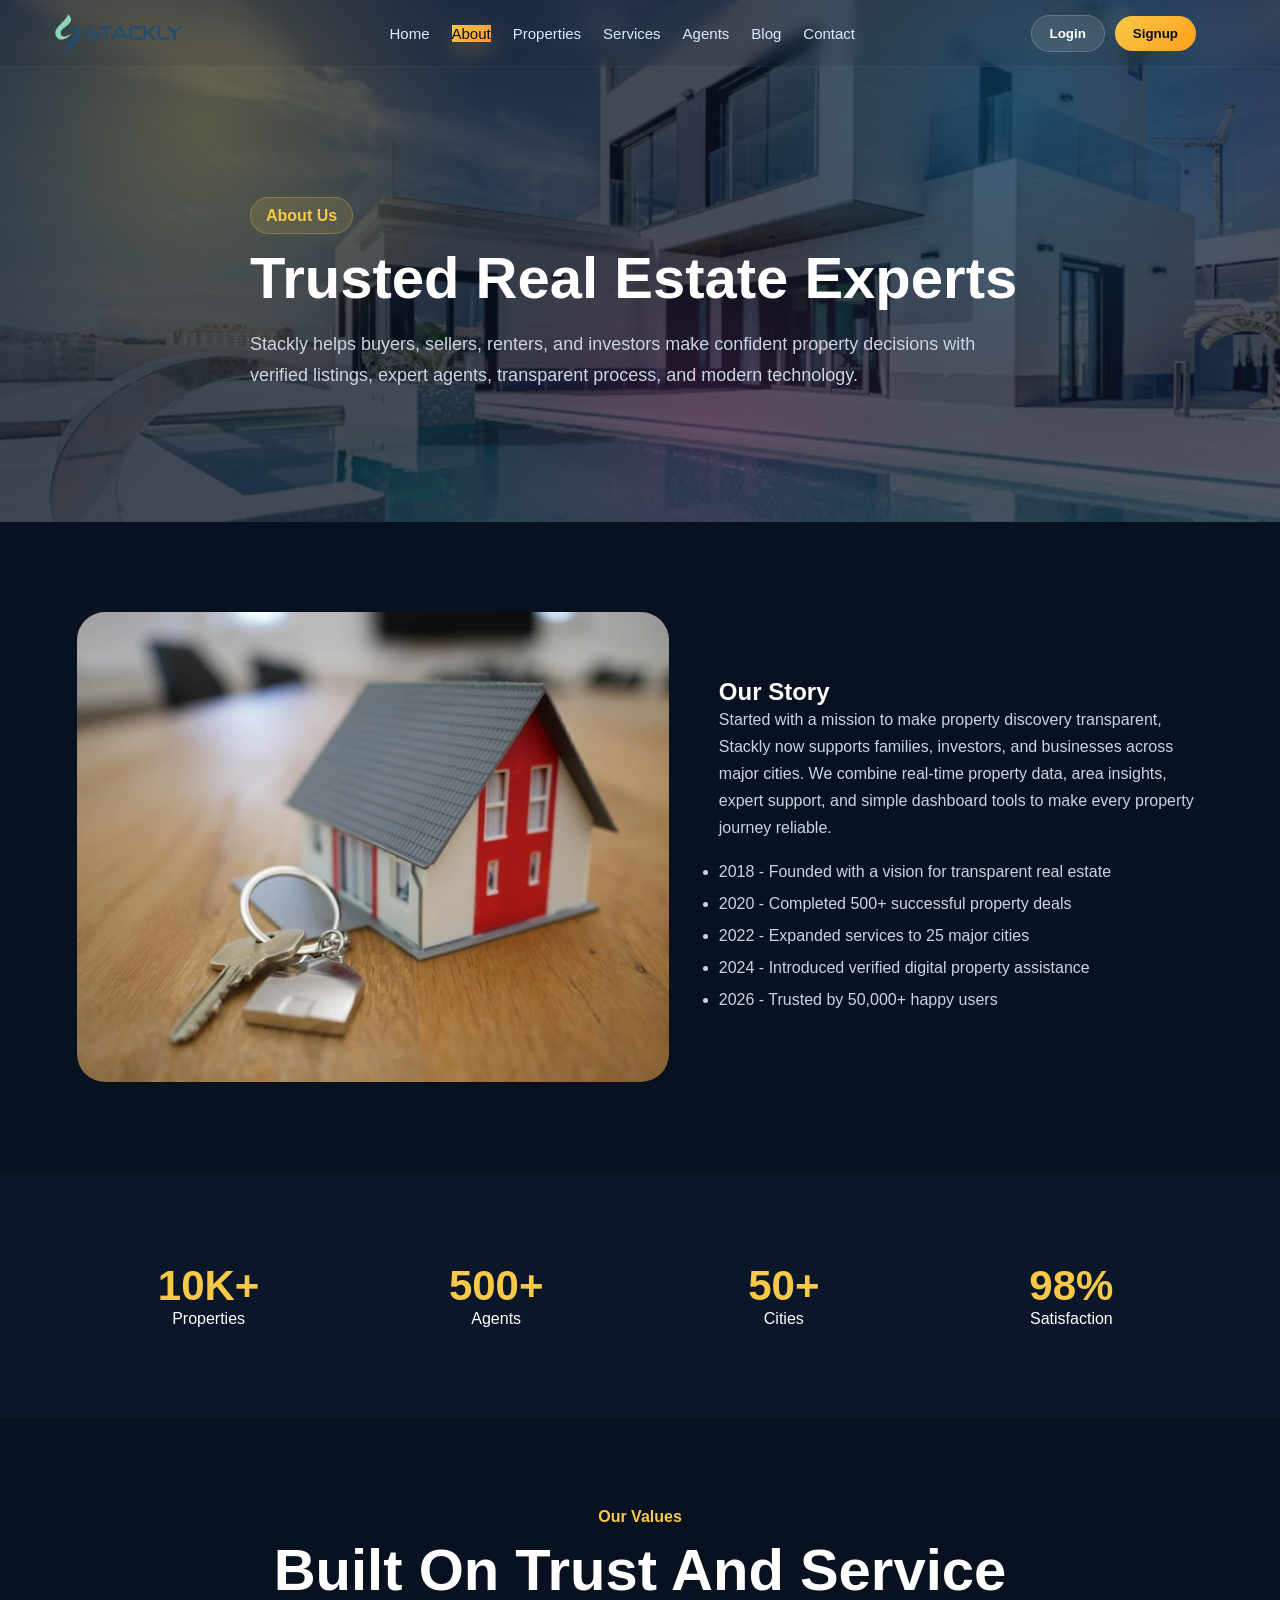
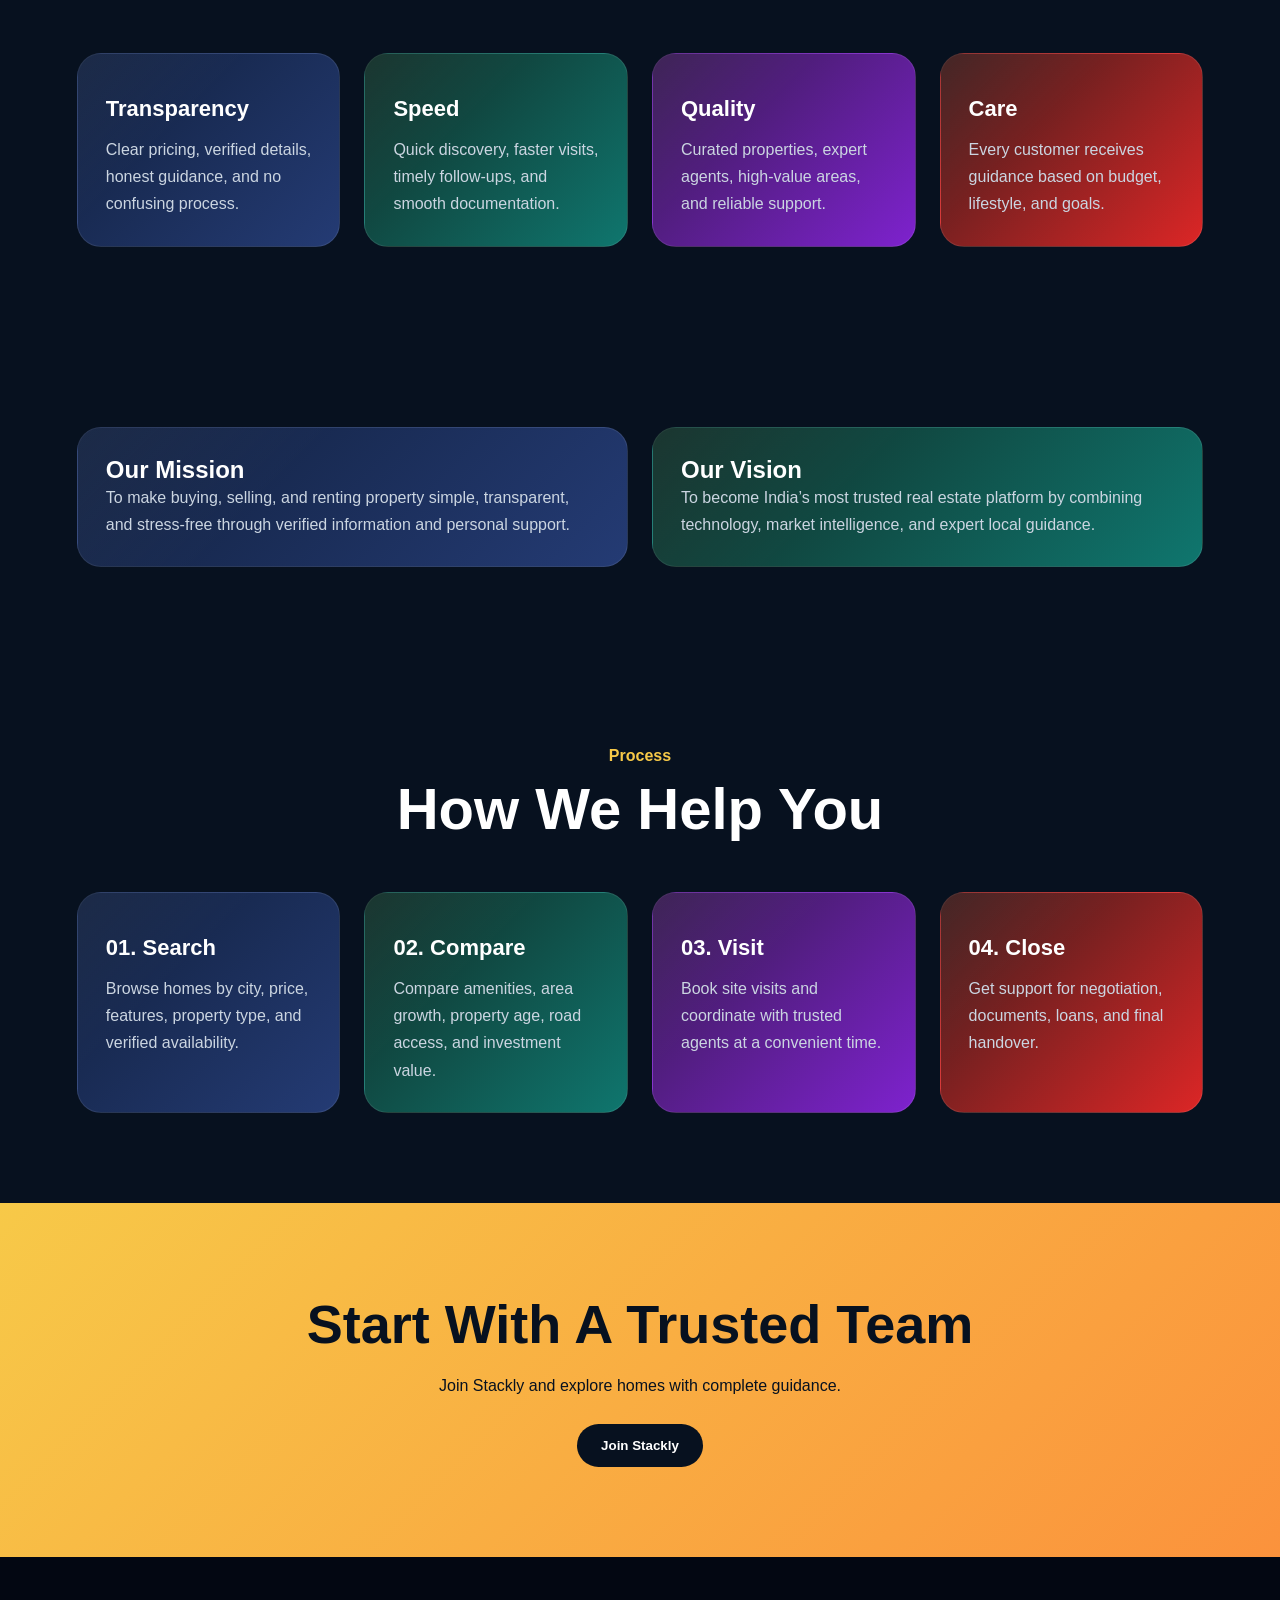
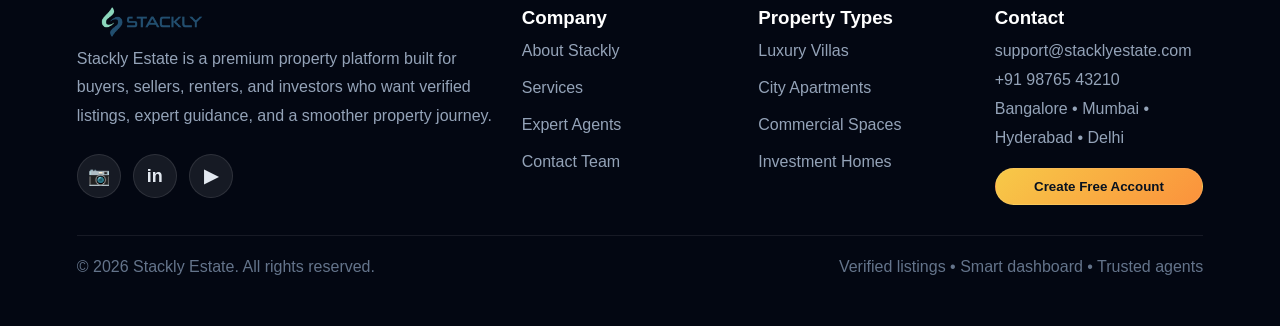
<file: about.html>
<!DOCTYPE html><html lang="en"><head><meta charset="UTF-8"><meta name="viewport" content="width=device-width, initial-scale=1.0"><title>About - Stackly</title><link rel="stylesheet" href="style.css"></head><body><div id="website"><header><nav class="nav"><a class="logo" href="index.html"><img src="assets/logo-dark.webp" alt="Stackly Logo"></a><div class="nav-links" id="navLinks"><a href="index.html">Home</a><a href="about.html">About</a><a href="properties.html">Properties</a><a href="services.html">Services</a><a href="agents.html">Agents</a><a href="blog.html">Blog</a><a href="contact.html">Contact</a><div class="nav-auth-mobile"><button class="nav-btn login-nav-btn" onclick="openAuth('login')">Login</button><button class="nav-btn signup-nav-btn" onclick="openAuth('signup')">Signup</button></div></div><div class="nav-auth"><button class="nav-btn login-nav-btn" onclick="openAuth('login')">Login</button><button class="nav-btn signup-nav-btn" onclick="openAuth('signup')">Signup</button></div><div class="hamburger" onclick="toggleMenu()">☰</div></nav></header><section class="page-hero"><div class="container"><span class="eyebrow">About Us</span><h1>Trusted Real Estate Experts</h1><p>Stackly helps buyers, sellers, renters, and investors make confident property decisions with verified listings, expert agents, transparent process, and modern technology.</p></div></section><section><div class="container about-grid"><div class="about-img reveal"></div><div class="reveal"><h2>Our Story</h2><p class="muted">Started with a mission to make property discovery transparent, Stackly now supports families, investors, and businesses across major cities. We combine real-time property data, area insights, expert support, and simple dashboard tools to make every property journey reliable.</p><ul class="list"><li>2018 - Founded with a vision for transparent real estate</li><li>2020 - Completed 500+ successful property deals</li><li>2022 - Expanded services to 25 major cities</li><li>2024 - Introduced verified digital property assistance</li><li>2026 - Trusted by 50,000+ happy users</li></ul></div></div></section><section class="stats"><div class="container grid-4"><div class="stat"><h3>10K+</h3><p>Properties</p></div><div class="stat"><h3>500+</h3><p>Agents</p></div><div class="stat"><h3>50+</h3><p>Cities</p></div><div class="stat"><h3>98%</h3><p>Satisfaction</p></div></div></section><section><div class="container"><div class="section-title"><span>Our Values</span><h2>Built On Trust And Service</h2></div><div class="grid-4"><div class="card reveal"><h3>Transparency</h3><p>Clear pricing, verified details, honest guidance, and no confusing process.</p></div><div class="card reveal"><h3>Speed</h3><p>Quick discovery, faster visits, timely follow-ups, and smooth documentation.</p></div><div class="card reveal"><h3>Quality</h3><p>Curated properties, expert agents, high-value areas, and reliable support.</p></div><div class="card reveal"><h3>Care</h3><p>Every customer receives guidance based on budget, lifestyle, and goals.</p></div></div></div></section><section><div class="container grid-2"><div class="card"><h2>Our Mission</h2><p class="muted">To make buying, selling, and renting property simple, transparent, and stress-free through verified information and personal support.</p></div><div class="card"><h2>Our Vision</h2><p class="muted">To become India’s most trusted real estate platform by combining technology, market intelligence, and expert local guidance.</p></div></div></section><section><div class="container"><div class="section-title"><span>Process</span><h2>How We Help You</h2></div><div class="grid-4"><div class="card"><h3>01. Search</h3><p>Browse homes by city, price, features, property type, and verified availability.</p></div><div class="card"><h3>02. Compare</h3><p>Compare amenities, area growth, property age, road access, and investment value.</p></div><div class="card"><h3>03. Visit</h3><p>Book site visits and coordinate with trusted agents at a convenient time.</p></div><div class="card"><h3>04. Close</h3><p>Get support for negotiation, documents, loans, and final handover.</p></div></div></div></section><section class="cta"><div class="container"><h2>Start With A Trusted Team</h2><p>Join Stackly and explore homes with complete guidance.</p><button class="btn" style="background:#07111f;color:white" onclick="openAuth('signup')">Join Stackly</button></div></section><footer><div class="footer-grid rich-footer"><div><a class="logo" href="index.html"><img src="assets/logo-dark.webp" alt="Stackly Logo"></a><p>Stackly Estate is a premium property platform built for buyers, sellers, renters, and investors who want verified listings, expert guidance, and a smoother property journey.</p><div class="footer-social"><a href="404page.html" aria-label="Instagram">Instagram</a><a href="404page.html" aria-label="LinkedIn">LinkedIn</a><a href="404page.html" aria-label="YouTube">YouTube</a></div></div><div><h3>Company</h3><a href="about.html">About Stackly</a><a href="services.html">Services</a><a href="agents.html">Expert Agents</a><a href="contact.html">Contact Team</a></div><div><h3>Property Types</h3><a href="properties.html">Luxury Villas</a><a href="properties.html">City Apartments</a><a href="properties.html">Commercial Spaces</a><a href="properties.html">Investment Homes</a></div><div><h3>Contact</h3><p>support@stacklyestate.com<br>+91 98765 43210<br>Bangalore • Mumbai • Hyderabad • Delhi</p><button class="footer-btn" onclick="openAuth('signup')">Create Free Account</button></div></div><div class="footer-bottom"><span>© 2026 Stackly Estate. All rights reserved.</span><span>Verified listings • Smart dashboard • Trusted agents</span></div></footer></div><div class="auth-modal" id="authModal"><div class="auth-box"><span class="close" onclick="closeAuth()">×</span><h2 id="authTitle">Login</h2><input type="text" id="nameField" placeholder="Full Name" style="display:none"><input type="email" id="email" placeholder="Email Address"><input type="password" id="password" placeholder="Password"><div id="loginError" class="login-error" aria-live="polite"></div><button class="btn btn-primary" onclick="authSubmit()">Continue</button><a class="forgot-link" onclick="forgotPassword()">Forgot Password?</a><p class="auth-switch"><span id="switchText" onclick="switchAuth()">Create account</span></p></div></div><div class="dashboard" id="dashboard"><aside class="sidebar"><a class="logo" href="index.html"><img src="assets/logo-dark.webp" alt="Stackly Logo"></a><a class="active" onclick="showDashTab('overview',this)">Dashboard</a><a onclick="showDashTab('properties',this)">My Properties</a><a onclick="showDashTab('saved',this)">Saved Homes</a><a onclick="showDashTab('messages',this)">Messages</a><a onclick="showDashTab('profile',this)">Profile</a></aside><main class="dash-main"><div class="dash-top"><div><h1>Hi <span id="userName">User</span></h1><p class="muted">Manage saved homes, visits, agent messages, property deals, and profile information in one place.</p></div><button class="logout profile-action" onclick="openProfileTab()">Profile User</button></div><div id="dash-overview" class="dash-tab active"><div class="dash-grid"><div class="card"><h3>Saved Homes</h3><p class="price">12</p><p class="muted">3 new matches added this week.</p></div><div class="card"><h3>Visits Booked</h3><p class="price">5</p><p class="muted">Next visit: Saturday 11:00 AM.</p></div><div class="card"><h3>Messages</h3><p class="price">8</p><p class="muted">2 unread agent updates.</p></div><div class="card"><h3>Active Deals</h3><p class="price">2</p><p class="muted">Negotiation and document review active.</p></div></div><div class="dash-section"><div class="card table"><h3>Recent Properties</h3><table><tr><th>Property</th><th>Location</th><th>Price</th><th>Status</th></tr><tr><td>Luxury Villa</td><td>Bangalore</td><td>₹1.25 Cr</td><td class="status">Available</td></tr><tr><td>City Apartment</td><td>Mumbai</td><td>₹86 L</td><td class="status">Booked Visit</td></tr><tr><td>Smart Home</td><td>Hyderabad</td><td>₹2.8 Cr</td><td class="status">Shortlisted</td></tr></table></div><div class="card"><h3>Today’s Checklist</h3><p class="muted">✓ Review shortlisted homes<br>✓ Confirm visit timing<br>✓ Upload ID proof<br>✓ Compare loan estimate</p><button class="btn btn-outline" onclick="redirectTo404()">Update Checklist</button></div></div></div><div id="dash-properties" class="dash-tab"><div class="grid-3"><div class="card"><h3>Listed for Sale</h3><p class="muted">Upload photos, pricing, documents, and amenities for your property listing.</p><button class="btn btn-primary" onclick="redirectTo404()">Add Property</button></div><div class="card"><h3>Site Visits</h3><p class="muted">Track upcoming customer visits and agent appointments.</p><button class="btn btn-outline" onclick="redirectTo404()">View Visits</button></div><div class="card"><h3>Documents</h3><p class="muted">Sale deed, tax records, approvals, and ownership papers.</p><button class="btn btn-outline" onclick="redirectTo404()">Open Documents</button></div></div></div><div id="dash-saved" class="dash-tab"><div class="grid-3"><div class="card"><h3>Lake View Residence</h3><p class="price">₹1.65 Cr</p><p class="muted">Whitefield • 4 Beds • High appreciation zone.</p><button class="btn btn-outline" onclick="bookVisit('Lake View Residence')">Book Visit</button></div><div class="card"><h3>Urban Apartment</h3><p class="price">₹72 Lakhs</p><p class="muted">Pune • 2 Beds • Metro connected location.</p><button class="btn btn-outline" onclick="bookVisit('Urban Apartment')">Book Visit</button></div><div class="card"><h3>Royal Garden Villa</h3><p class="price">₹3.4 Cr</p><p class="muted">Bangalore • 5 Beds • Premium gated community.</p><button class="btn btn-outline" onclick="bookVisit('Royal Garden Villa')">Book Visit</button></div></div></div><div id="dash-messages" class="dash-tab"><div class="grid-2"><div class="card"><h3>Agent Update</h3><p class="muted">Rahul Sharma: Your villa visit is confirmed. Please carry ID proof for society entry.</p><button class="btn btn-primary" onclick="redirectTo404()">Reply</button></div><div class="card"><h3>Loan Advisor</h3><p class="muted">Your estimated eligibility report is ready for review.</p><button class="btn btn-outline" onclick="redirectTo404()">View Report</button></div></div></div><div id="dash-profile" class="dash-tab"><div class="dash-section"><div class="card"><h3>Profile Details</h3><p><b>Name:</b> <span id="profileName">User</span></p><p><b>Email:</b> <span id="profileEmail">user@email.com</span></p><p><b>Plan:</b> Premium Buyer</p><p><b>Preferred City:</b> Bangalore</p><p><b>Budget Range:</b> ₹75L - ₹2Cr</p><button class="btn btn-primary" onclick="redirectTo404()">Save Profile</button></div><div class="card"><h3>Preferences</h3><p class="muted">Property type: Villa / Apartment<br>Bedrooms: 3+<br>Locality: Near schools, tech parks, and metro<br>Alerts: Enabled</p></div></div></div></main></div><div id="toast"></div><div id="authLoader" class="auth-loader"><div class="auth-spinner"></div><p>Loading secure page...</p></div><script src="script.js"></script>
</body></html>
</file>
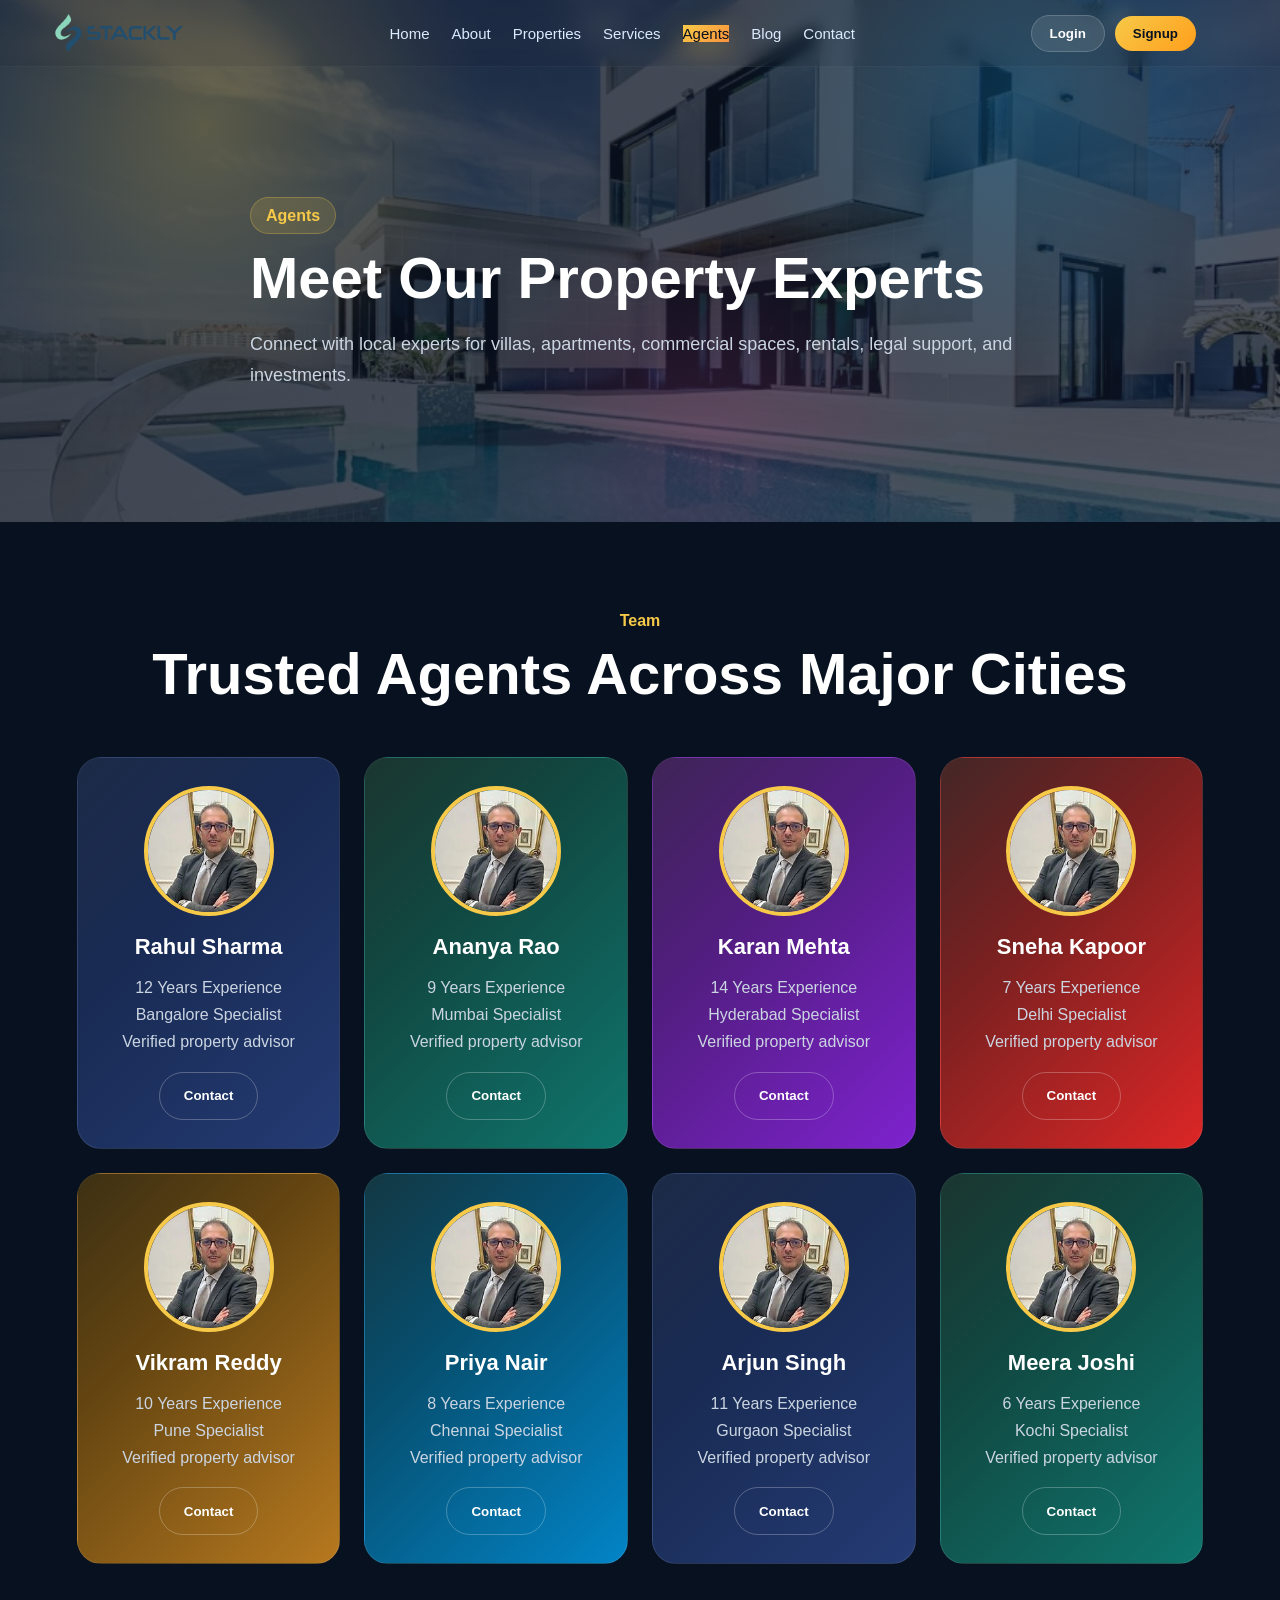
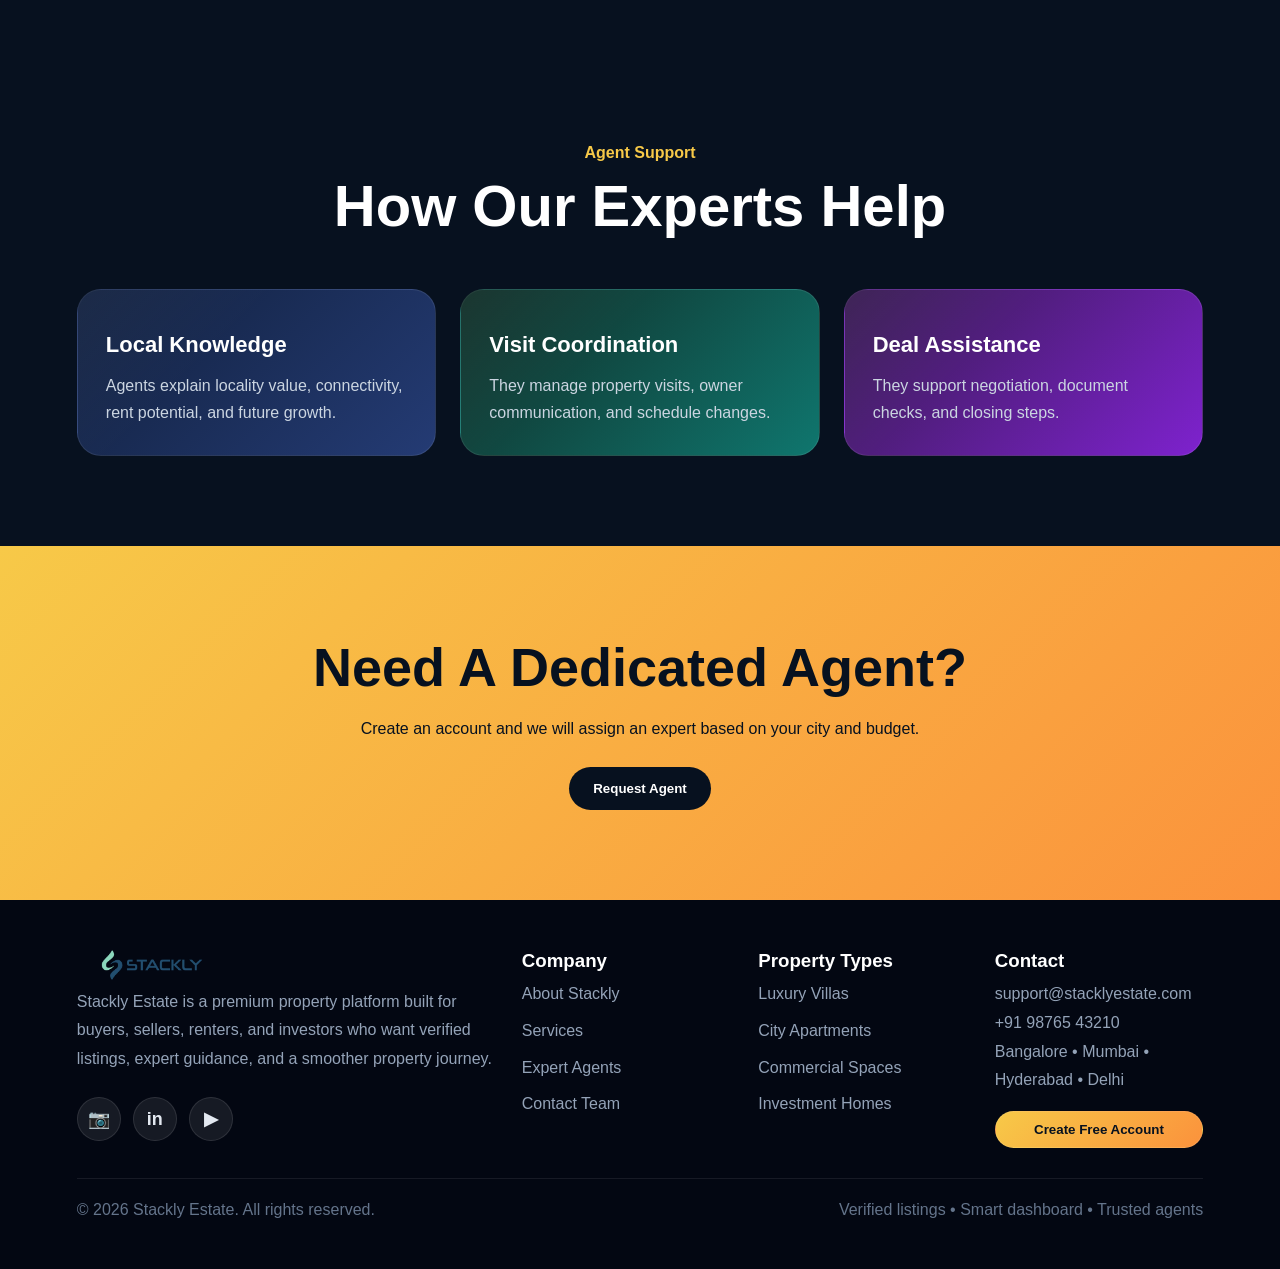
<file: agents.html>
<!DOCTYPE html><html lang="en"><head><meta charset="UTF-8"><meta name="viewport" content="width=device-width, initial-scale=1.0"><title>Agents - Stackly</title><link rel="stylesheet" href="style.css"></head><body><div id="website"><header><nav class="nav"><a class="logo" href="index.html"><img src="assets/logo-dark.webp" alt="Stackly Logo"></a><div class="nav-links" id="navLinks"><a href="index.html">Home</a><a href="about.html">About</a><a href="properties.html">Properties</a><a href="services.html">Services</a><a href="agents.html">Agents</a><a href="blog.html">Blog</a><a href="contact.html">Contact</a><div class="nav-auth-mobile"><button class="nav-btn login-nav-btn" onclick="openAuth('login')">Login</button><button class="nav-btn signup-nav-btn" onclick="openAuth('signup')">Signup</button></div></div><div class="nav-auth"><button class="nav-btn login-nav-btn" onclick="openAuth('login')">Login</button><button class="nav-btn signup-nav-btn" onclick="openAuth('signup')">Signup</button></div><div class="hamburger" onclick="toggleMenu()">☰</div></nav></header><section class="page-hero"><div class="container"><span class="eyebrow">Agents</span><h1>Meet Our Property Experts</h1><p>Connect with local experts for villas, apartments, commercial spaces, rentals, legal support, and investments.</p></div></section><section><div class="container"><div class="section-title"><span>Team</span><h2>Trusted Agents Across Major Cities</h2></div><div class="grid-4"><div class="card agent reveal"><img src="assets/agent-men-32.webp"><h3>Rahul Sharma</h3><p>12 Years Experience<br>Bangalore Specialist<br>Verified property advisor</p><button class="btn btn-outline" onclick="contactAgent('Rahul Sharma')">Contact</button></div><div class="card agent reveal"><img src="assets/agent-women-44.webp"><h3>Ananya Rao</h3><p>9 Years Experience<br>Mumbai Specialist<br>Verified property advisor</p><button class="btn btn-outline" onclick="contactAgent('Ananya Rao')">Contact</button></div><div class="card agent reveal"><img src="assets/agent-men-65.webp"><h3>Karan Mehta</h3><p>14 Years Experience<br>Hyderabad Specialist<br>Verified property advisor</p><button class="btn btn-outline" onclick="contactAgent('Karan Mehta')">Contact</button></div><div class="card agent reveal"><img src="assets/agent-women-68.webp"><h3>Sneha Kapoor</h3><p>7 Years Experience<br>Delhi Specialist<br>Verified property advisor</p><button class="btn btn-outline" onclick="contactAgent('Sneha Kapoor')">Contact</button></div><div class="card agent reveal"><img src="assets/agent-men-22.webp"><h3>Vikram Reddy</h3><p>10 Years Experience<br>Pune Specialist<br>Verified property advisor</p><button class="btn btn-outline" onclick="contactAgent('Vikram Reddy')">Contact</button></div><div class="card agent reveal"><img src="assets/agent-women-12.webp"><h3>Priya Nair</h3><p>8 Years Experience<br>Chennai Specialist<br>Verified property advisor</p><button class="btn btn-outline" onclick="contactAgent('Priya Nair')">Contact</button></div><div class="card agent reveal"><img src="assets/agent-men-75.webp"><h3>Arjun Singh</h3><p>11 Years Experience<br>Gurgaon Specialist<br>Verified property advisor</p><button class="btn btn-outline" onclick="contactAgent('Arjun Singh')">Contact</button></div><div class="card agent reveal"><img src="assets/agent-women-33.webp"><h3>Meera Joshi</h3><p>6 Years Experience<br>Kochi Specialist<br>Verified property advisor</p><button class="btn btn-outline" onclick="contactAgent('Meera Joshi')">Contact</button></div></div></div></section><section><div class="container"><div class="section-title"><span>Agent Support</span><h2>How Our Experts Help</h2></div><div class="grid-3"><div class="card"><h3>Local Knowledge</h3><p class="muted">Agents explain locality value, connectivity, rent potential, and future growth.</p></div><div class="card"><h3>Visit Coordination</h3><p class="muted">They manage property visits, owner communication, and schedule changes.</p></div><div class="card"><h3>Deal Assistance</h3><p class="muted">They support negotiation, document checks, and closing steps.</p></div></div></div></section><section class="cta"><div class="container"><h2>Need A Dedicated Agent?</h2><p>Create an account and we will assign an expert based on your city and budget.</p><button class="btn" style="background:#07111f;color:white" onclick="openAuth('signup')">Request Agent</button></div></section><footer><div class="footer-grid rich-footer"><div><a class="logo" href="index.html"><img src="assets/logo-dark.webp" alt="Stackly Logo"></a><p>Stackly Estate is a premium property platform built for buyers, sellers, renters, and investors who want verified listings, expert guidance, and a smoother property journey.</p><div class="footer-social"><a href="404page.html" aria-label="Instagram">Instagram</a><a href="404page.html" aria-label="LinkedIn">LinkedIn</a><a href="404page.html" aria-label="YouTube">YouTube</a></div></div><div><h3>Company</h3><a href="about.html">About Stackly</a><a href="services.html">Services</a><a href="agents.html">Expert Agents</a><a href="contact.html">Contact Team</a></div><div><h3>Property Types</h3><a href="properties.html">Luxury Villas</a><a href="properties.html">City Apartments</a><a href="properties.html">Commercial Spaces</a><a href="properties.html">Investment Homes</a></div><div><h3>Contact</h3><p>support@stacklyestate.com<br>+91 98765 43210<br>Bangalore • Mumbai • Hyderabad • Delhi</p><button class="footer-btn" onclick="openAuth('signup')">Create Free Account</button></div></div><div class="footer-bottom"><span>© 2026 Stackly Estate. All rights reserved.</span><span>Verified listings • Smart dashboard • Trusted agents</span></div></footer></div><div class="auth-modal" id="authModal"><div class="auth-box"><span class="close" onclick="closeAuth()">×</span><h2 id="authTitle">Login</h2><input type="text" id="nameField" placeholder="Full Name" style="display:none"><input type="email" id="email" placeholder="Email Address"><input type="password" id="password" placeholder="Password"><div id="loginError" class="login-error" aria-live="polite"></div><button class="btn btn-primary" onclick="authSubmit()">Continue</button><a class="forgot-link" onclick="forgotPassword()">Forgot Password?</a><p class="auth-switch"><span id="switchText" onclick="switchAuth()">Create account</span></p></div></div><div class="dashboard" id="dashboard"><aside class="sidebar"><a class="logo" href="index.html"><img src="assets/logo-dark.webp" alt="Stackly Logo"></a><a class="active" onclick="showDashTab('overview',this)">Dashboard</a><a onclick="showDashTab('properties',this)">My Properties</a><a onclick="showDashTab('saved',this)">Saved Homes</a><a onclick="showDashTab('messages',this)">Messages</a><a onclick="showDashTab('profile',this)">Profile</a></aside><main class="dash-main"><div class="dash-top"><div><h1>Hi <span id="userName">User</span></h1><p class="muted">Manage saved homes, visits, agent messages, property deals, and profile information in one place.</p></div><button class="logout profile-action" onclick="openProfileTab()">Profile User</button></div><div id="dash-overview" class="dash-tab active"><div class="dash-grid"><div class="card"><h3>Saved Homes</h3><p class="price">12</p><p class="muted">3 new matches added this week.</p></div><div class="card"><h3>Visits Booked</h3><p class="price">5</p><p class="muted">Next visit: Saturday 11:00 AM.</p></div><div class="card"><h3>Messages</h3><p class="price">8</p><p class="muted">2 unread agent updates.</p></div><div class="card"><h3>Active Deals</h3><p class="price">2</p><p class="muted">Negotiation and document review active.</p></div></div><div class="dash-section"><div class="card table"><h3>Recent Properties</h3><table><tr><th>Property</th><th>Location</th><th>Price</th><th>Status</th></tr><tr><td>Luxury Villa</td><td>Bangalore</td><td>₹1.25 Cr</td><td class="status">Available</td></tr><tr><td>City Apartment</td><td>Mumbai</td><td>₹86 L</td><td class="status">Booked Visit</td></tr><tr><td>Smart Home</td><td>Hyderabad</td><td>₹2.8 Cr</td><td class="status">Shortlisted</td></tr></table></div><div class="card"><h3>Today’s Checklist</h3><p class="muted">✓ Review shortlisted homes<br>✓ Confirm visit timing<br>✓ Upload ID proof<br>✓ Compare loan estimate</p><button class="btn btn-outline" onclick="redirectTo404()">Update Checklist</button></div></div></div><div id="dash-properties" class="dash-tab"><div class="grid-3"><div class="card"><h3>Listed for Sale</h3><p class="muted">Upload photos, pricing, documents, and amenities for your property listing.</p><button class="btn btn-primary" onclick="redirectTo404()">Add Property</button></div><div class="card"><h3>Site Visits</h3><p class="muted">Track upcoming customer visits and agent appointments.</p><button class="btn btn-outline" onclick="redirectTo404()">View Visits</button></div><div class="card"><h3>Documents</h3><p class="muted">Sale deed, tax records, approvals, and ownership papers.</p><button class="btn btn-outline" onclick="redirectTo404()">Open Documents</button></div></div></div><div id="dash-saved" class="dash-tab"><div class="grid-3"><div class="card"><h3>Lake View Residence</h3><p class="price">₹1.65 Cr</p><p class="muted">Whitefield • 4 Beds • High appreciation zone.</p><button class="btn btn-outline" onclick="bookVisit('Lake View Residence')">Book Visit</button></div><div class="card"><h3>Urban Apartment</h3><p class="price">₹72 Lakhs</p><p class="muted">Pune • 2 Beds • Metro connected location.</p><button class="btn btn-outline" onclick="bookVisit('Urban Apartment')">Book Visit</button></div><div class="card"><h3>Royal Garden Villa</h3><p class="price">₹3.4 Cr</p><p class="muted">Bangalore • 5 Beds • Premium gated community.</p><button class="btn btn-outline" onclick="bookVisit('Royal Garden Villa')">Book Visit</button></div></div></div><div id="dash-messages" class="dash-tab"><div class="grid-2"><div class="card"><h3>Agent Update</h3><p class="muted">Rahul Sharma: Your villa visit is confirmed. Please carry ID proof for society entry.</p><button class="btn btn-primary" onclick="redirectTo404()">Reply</button></div><div class="card"><h3>Loan Advisor</h3><p class="muted">Your estimated eligibility report is ready for review.</p><button class="btn btn-outline" onclick="redirectTo404()">View Report</button></div></div></div><div id="dash-profile" class="dash-tab"><div class="dash-section"><div class="card"><h3>Profile Details</h3><p><b>Name:</b> <span id="profileName">User</span></p><p><b>Email:</b> <span id="profileEmail">user@email.com</span></p><p><b>Plan:</b> Premium Buyer</p><p><b>Preferred City:</b> Bangalore</p><p><b>Budget Range:</b> ₹75L - ₹2Cr</p><button class="btn btn-primary" onclick="redirectTo404()">Save Profile</button></div><div class="card"><h3>Preferences</h3><p class="muted">Property type: Villa / Apartment<br>Bedrooms: 3+<br>Locality: Near schools, tech parks, and metro<br>Alerts: Enabled</p></div></div></div></main></div><div id="toast"></div><div id="authLoader" class="auth-loader"><div class="auth-spinner"></div><p>Loading secure page...</p></div><script src="script.js"></script>
</body></html>
</file>
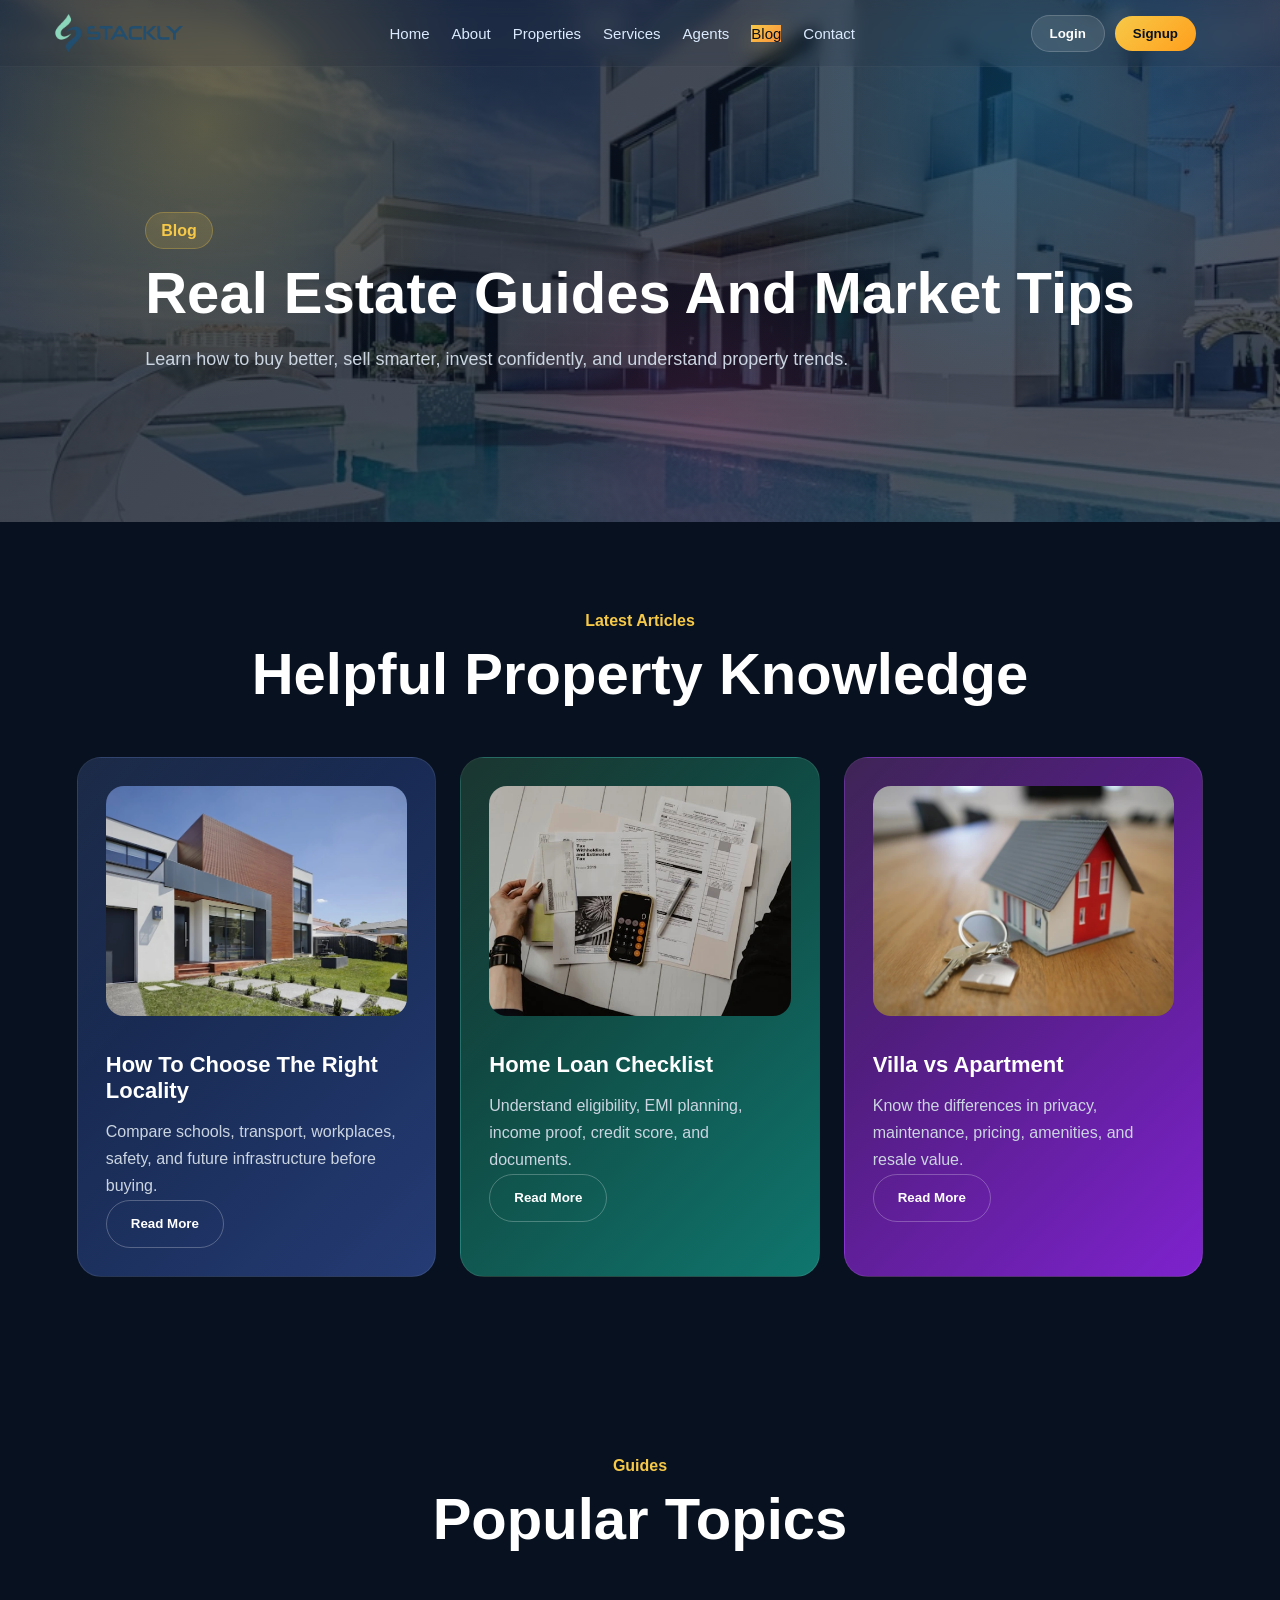
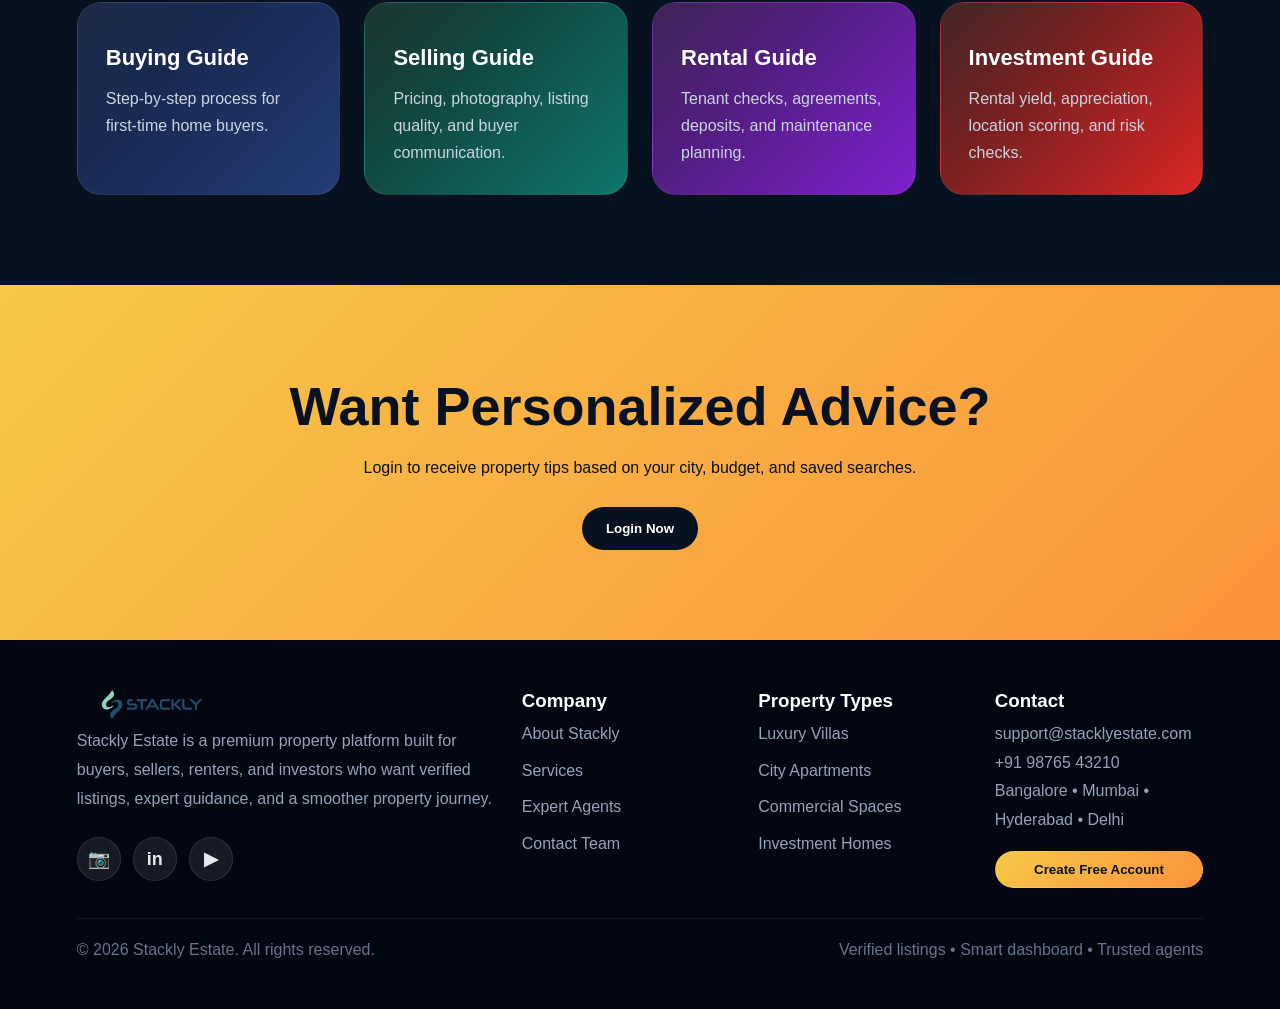
<file: blog.html>
<!DOCTYPE html><html lang="en"><head><meta charset="UTF-8"><meta name="viewport" content="width=device-width, initial-scale=1.0"><title>Blog - Stackly</title><link rel="stylesheet" href="style.css"></head><body><div id="website"><header><nav class="nav"><a class="logo" href="index.html"><img src="assets/logo-dark.webp" alt="Stackly Logo"></a><div class="nav-links" id="navLinks"><a href="index.html">Home</a><a href="about.html">About</a><a href="properties.html">Properties</a><a href="services.html">Services</a><a href="agents.html">Agents</a><a href="blog.html">Blog</a><a href="contact.html">Contact</a><div class="nav-auth-mobile"><button class="nav-btn login-nav-btn" onclick="openAuth('login')">Login</button><button class="nav-btn signup-nav-btn" onclick="openAuth('signup')">Signup</button></div></div><div class="nav-auth"><button class="nav-btn login-nav-btn" onclick="openAuth('login')">Login</button><button class="nav-btn signup-nav-btn" onclick="openAuth('signup')">Signup</button></div><div class="hamburger" onclick="toggleMenu()">☰</div></nav></header><section class="page-hero"><div class="container"><span class="eyebrow">Blog</span><h1>Real Estate Guides And Market Tips</h1><p>Learn how to buy better, sell smarter, invest confidently, and understand property trends.</p></div></section><section><div class="container"><div class="section-title"><span>Latest Articles</span><h2>Helpful Property Knowledge</h2></div><div class="grid-3"><div class="card reveal"><img class="blog-img" src="assets/real-estate-blog.webp"><h3>How To Choose The Right Locality</h3><p class="muted">Compare schools, transport, workplaces, safety, and future infrastructure before buying.</p><button class="btn btn-outline" onclick="readArticle('How To Choose The Right Locality')">Read More</button></div><div class="card reveal"><img class="blog-img" src="assets/finance-blog.webp"><h3>Home Loan Checklist</h3><p class="muted">Understand eligibility, EMI planning, income proof, credit score, and documents.</p><button class="btn btn-outline" onclick="readArticle('Home Loan Checklist')">Read More</button></div><div class="card reveal"><img class="blog-img" src="assets/home-decor-blog.webp"><h3>Villa vs Apartment</h3><p class="muted">Know the differences in privacy, maintenance, pricing, amenities, and resale value.</p><button class="btn btn-outline" onclick="readArticle('Villa vs Apartment')">Read More</button></div></div></div></section><section><div class="container"><div class="section-title"><span>Guides</span><h2>Popular Topics</h2></div><div class="grid-4"><div class="card"><h3>Buying Guide</h3><p class="muted">Step-by-step process for first-time home buyers.</p></div><div class="card"><h3>Selling Guide</h3><p class="muted">Pricing, photography, listing quality, and buyer communication.</p></div><div class="card"><h3>Rental Guide</h3><p class="muted">Tenant checks, agreements, deposits, and maintenance planning.</p></div><div class="card"><h3>Investment Guide</h3><p class="muted">Rental yield, appreciation, location scoring, and risk checks.</p></div></div></div></section><section class="cta"><div class="container"><h2>Want Personalized Advice?</h2><p>Login to receive property tips based on your city, budget, and saved searches.</p><button class="btn" style="background:#07111f;color:white" onclick="openAuth('login')">Login Now</button></div></section><footer><div class="footer-grid rich-footer"><div><a class="logo" href="index.html"><img src="assets/logo-dark.webp" alt="Stackly Logo"></a><p>Stackly Estate is a premium property platform built for buyers, sellers, renters, and investors who want verified listings, expert guidance, and a smoother property journey.</p><div class="footer-social"><a href="404page.html" aria-label="Instagram">Instagram</a><a href="404page.html" aria-label="LinkedIn">LinkedIn</a><a href="404page.html" aria-label="YouTube">YouTube</a></div></div><div><h3>Company</h3><a href="about.html">About Stackly</a><a href="services.html">Services</a><a href="agents.html">Expert Agents</a><a href="contact.html">Contact Team</a></div><div><h3>Property Types</h3><a href="properties.html">Luxury Villas</a><a href="properties.html">City Apartments</a><a href="properties.html">Commercial Spaces</a><a href="properties.html">Investment Homes</a></div><div><h3>Contact</h3><p>support@stacklyestate.com<br>+91 98765 43210<br>Bangalore • Mumbai • Hyderabad • Delhi</p><button class="footer-btn" onclick="openAuth('signup')">Create Free Account</button></div></div><div class="footer-bottom"><span>© 2026 Stackly Estate. All rights reserved.</span><span>Verified listings • Smart dashboard • Trusted agents</span></div></footer></div><div class="auth-modal" id="authModal"><div class="auth-box"><span class="close" onclick="closeAuth()">×</span><h2 id="authTitle">Login</h2><input type="text" id="nameField" placeholder="Full Name" style="display:none"><input type="email" id="email" placeholder="Email Address"><input type="password" id="password" placeholder="Password"><div id="loginError" class="login-error" aria-live="polite"></div><button class="btn btn-primary" onclick="authSubmit()">Continue</button><a class="forgot-link" onclick="forgotPassword()">Forgot Password?</a><p class="auth-switch"><span id="switchText" onclick="switchAuth()">Create account</span></p></div></div><div class="dashboard" id="dashboard"><aside class="sidebar"><a class="logo" href="index.html"><img src="assets/logo-dark.webp" alt="Stackly Logo"></a><a class="active" onclick="showDashTab('overview',this)">Dashboard</a><a onclick="showDashTab('properties',this)">My Properties</a><a onclick="showDashTab('saved',this)">Saved Homes</a><a onclick="showDashTab('messages',this)">Messages</a><a onclick="showDashTab('profile',this)">Profile</a></aside><main class="dash-main"><div class="dash-top"><div><h1>Hi <span id="userName">User</span></h1><p class="muted">Manage saved homes, visits, agent messages, property deals, and profile information in one place.</p></div><button class="logout profile-action" onclick="openProfileTab()">Profile User</button></div><div id="dash-overview" class="dash-tab active"><div class="dash-grid"><div class="card"><h3>Saved Homes</h3><p class="price">12</p><p class="muted">3 new matches added this week.</p></div><div class="card"><h3>Visits Booked</h3><p class="price">5</p><p class="muted">Next visit: Saturday 11:00 AM.</p></div><div class="card"><h3>Messages</h3><p class="price">8</p><p class="muted">2 unread agent updates.</p></div><div class="card"><h3>Active Deals</h3><p class="price">2</p><p class="muted">Negotiation and document review active.</p></div></div><div class="dash-section"><div class="card table"><h3>Recent Properties</h3><table><tr><th>Property</th><th>Location</th><th>Price</th><th>Status</th></tr><tr><td>Luxury Villa</td><td>Bangalore</td><td>₹1.25 Cr</td><td class="status">Available</td></tr><tr><td>City Apartment</td><td>Mumbai</td><td>₹86 L</td><td class="status">Booked Visit</td></tr><tr><td>Smart Home</td><td>Hyderabad</td><td>₹2.8 Cr</td><td class="status">Shortlisted</td></tr></table></div><div class="card"><h3>Today’s Checklist</h3><p class="muted">✓ Review shortlisted homes<br>✓ Confirm visit timing<br>✓ Upload ID proof<br>✓ Compare loan estimate</p><button class="btn btn-outline" onclick="redirectTo404()">Update Checklist</button></div></div></div><div id="dash-properties" class="dash-tab"><div class="grid-3"><div class="card"><h3>Listed for Sale</h3><p class="muted">Upload photos, pricing, documents, and amenities for your property listing.</p><button class="btn btn-primary" onclick="redirectTo404()">Add Property</button></div><div class="card"><h3>Site Visits</h3><p class="muted">Track upcoming customer visits and agent appointments.</p><button class="btn btn-outline" onclick="redirectTo404()">View Visits</button></div><div class="card"><h3>Documents</h3><p class="muted">Sale deed, tax records, approvals, and ownership papers.</p><button class="btn btn-outline" onclick="redirectTo404()">Open Documents</button></div></div></div><div id="dash-saved" class="dash-tab"><div class="grid-3"><div class="card"><h3>Lake View Residence</h3><p class="price">₹1.65 Cr</p><p class="muted">Whitefield • 4 Beds • High appreciation zone.</p><button class="btn btn-outline" onclick="bookVisit('Lake View Residence')">Book Visit</button></div><div class="card"><h3>Urban Apartment</h3><p class="price">₹72 Lakhs</p><p class="muted">Pune • 2 Beds • Metro connected location.</p><button class="btn btn-outline" onclick="bookVisit('Urban Apartment')">Book Visit</button></div><div class="card"><h3>Royal Garden Villa</h3><p class="price">₹3.4 Cr</p><p class="muted">Bangalore • 5 Beds • Premium gated community.</p><button class="btn btn-outline" onclick="bookVisit('Royal Garden Villa')">Book Visit</button></div></div></div><div id="dash-messages" class="dash-tab"><div class="grid-2"><div class="card"><h3>Agent Update</h3><p class="muted">Rahul Sharma: Your villa visit is confirmed. Please carry ID proof for society entry.</p><button class="btn btn-primary" onclick="redirectTo404()">Reply</button></div><div class="card"><h3>Loan Advisor</h3><p class="muted">Your estimated eligibility report is ready for review.</p><button class="btn btn-outline" onclick="redirectTo404()">View Report</button></div></div></div><div id="dash-profile" class="dash-tab"><div class="dash-section"><div class="card"><h3>Profile Details</h3><p><b>Name:</b> <span id="profileName">User</span></p><p><b>Email:</b> <span id="profileEmail">user@email.com</span></p><p><b>Plan:</b> Premium Buyer</p><p><b>Preferred City:</b> Bangalore</p><p><b>Budget Range:</b> ₹75L - ₹2Cr</p><button class="btn btn-primary" onclick="redirectTo404()">Save Profile</button></div><div class="card"><h3>Preferences</h3><p class="muted">Property type: Villa / Apartment<br>Bedrooms: 3+<br>Locality: Near schools, tech parks, and metro<br>Alerts: Enabled</p></div></div></div></main></div><div id="toast"></div><div id="authLoader" class="auth-loader"><div class="auth-spinner"></div><p>Loading secure page...</p></div><script src="script.js"></script>
</body></html>
</file>
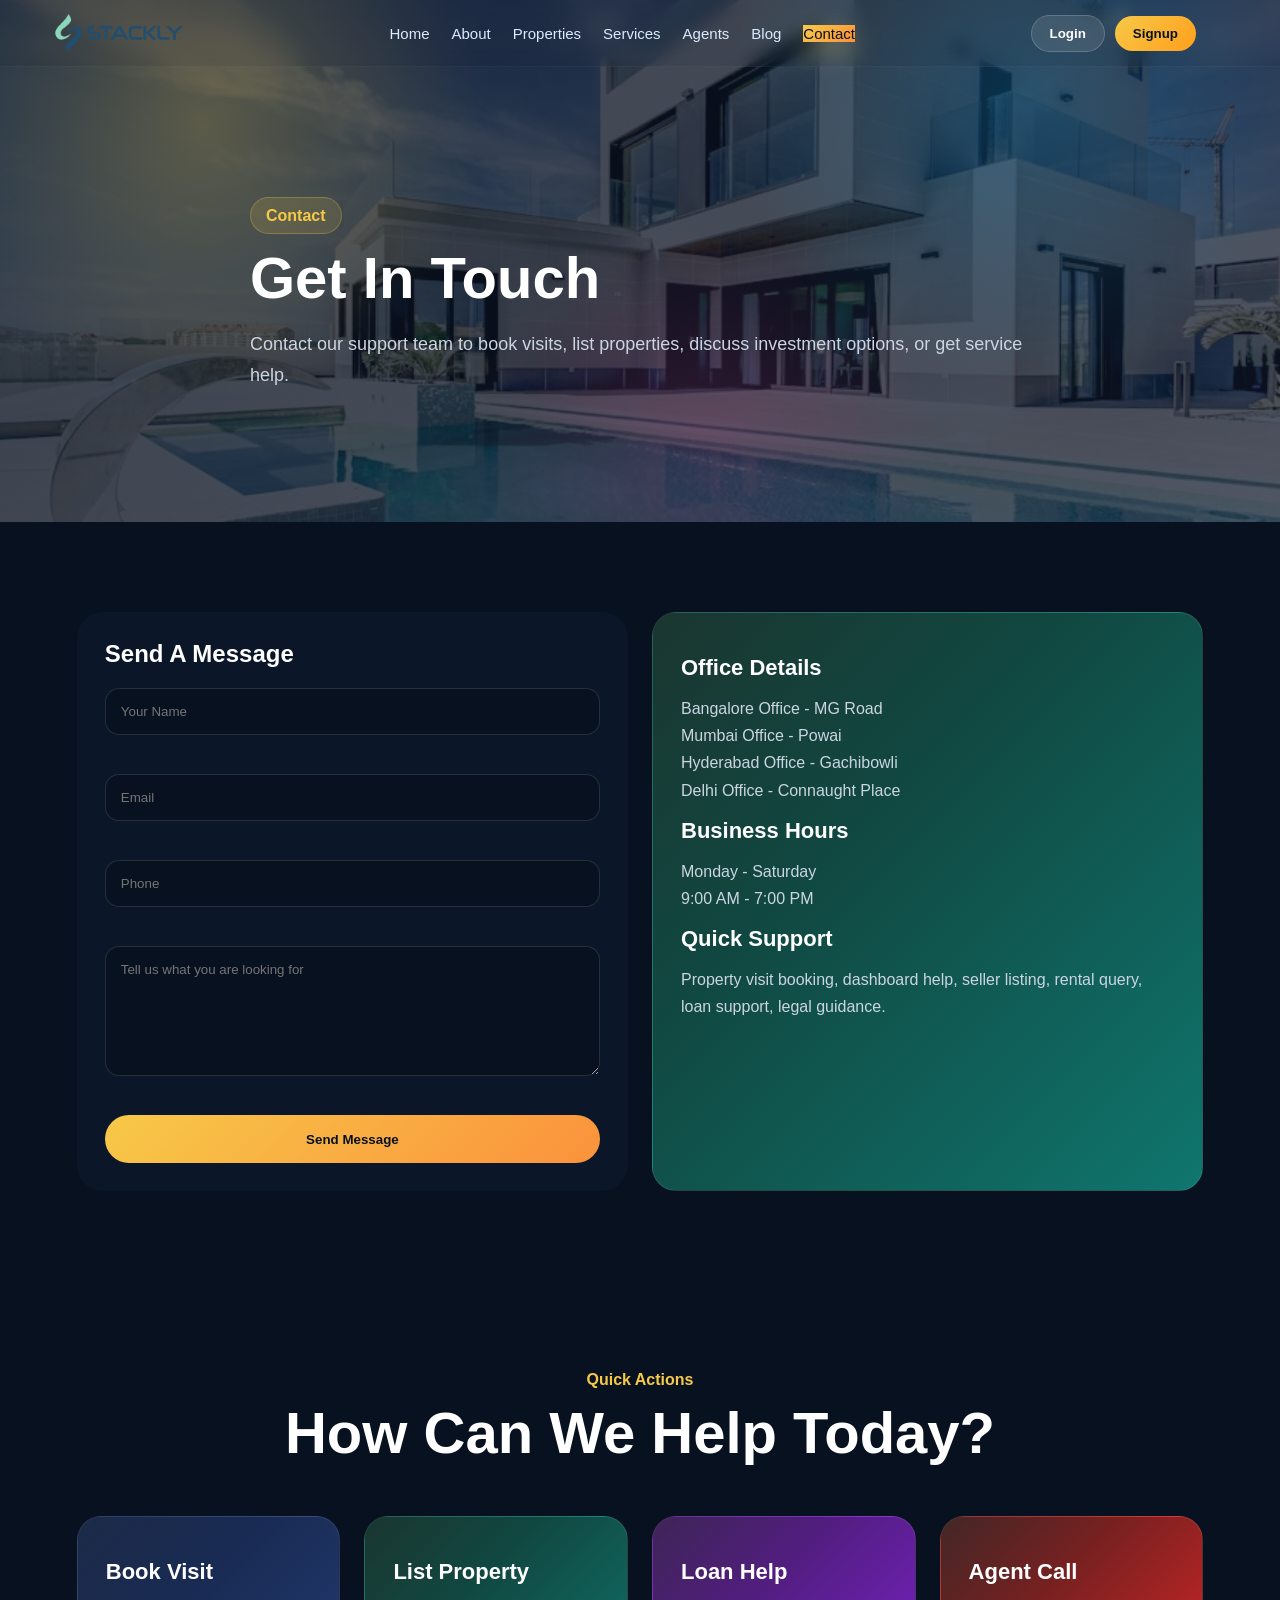
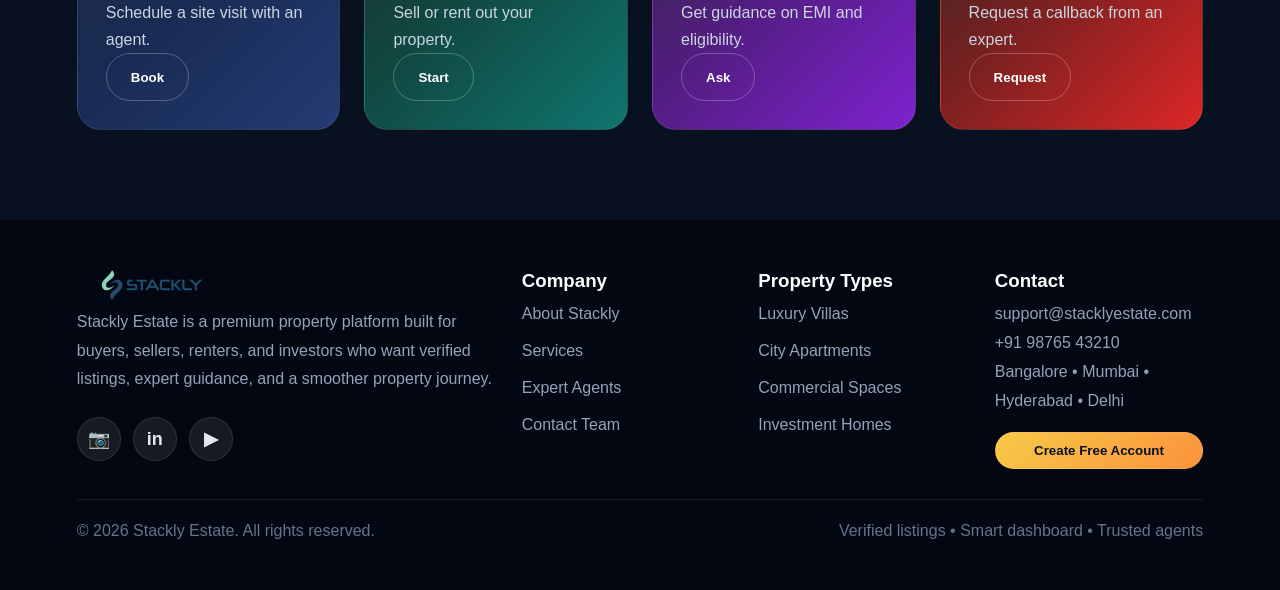
<file: contact.html>
<!DOCTYPE html><html lang="en"><head><meta charset="UTF-8"><meta name="viewport" content="width=device-width, initial-scale=1.0"><title>Contact - Stackly</title><link rel="stylesheet" href="style.css"></head><body><div id="website"><header><nav class="nav"><a class="logo" href="index.html"><img src="assets/logo-dark.webp" alt="Stackly Logo"></a><div class="nav-links" id="navLinks"><a href="index.html">Home</a><a href="about.html">About</a><a href="properties.html">Properties</a><a href="services.html">Services</a><a href="agents.html">Agents</a><a href="blog.html">Blog</a><a href="contact.html">Contact</a><div class="nav-auth-mobile"><button class="nav-btn login-nav-btn" onclick="openAuth('login')">Login</button><button class="nav-btn signup-nav-btn" onclick="openAuth('signup')">Signup</button></div></div><div class="nav-auth"><button class="nav-btn login-nav-btn" onclick="openAuth('login')">Login</button><button class="nav-btn signup-nav-btn" onclick="openAuth('signup')">Signup</button></div><div class="hamburger" onclick="toggleMenu()">☰</div></nav></header><section class="page-hero"><div class="container"><span class="eyebrow">Contact</span><h1>Get In Touch</h1><p>Contact our support team to book visits, list properties, discuss investment options, or get service help.</p></div></section><section><div class="container grid-2"><div class="form-box reveal"><h2>Send A Message</h2><div class="field-group"><input id="contactName" placeholder="Your Name" oninput="clearContactError('contactName')"><small class="field-error" id="contactNameError"></small></div><div class="field-group"><input id="contactEmail" placeholder="Email" oninput="clearContactError('contactEmail')"><small class="field-error" id="contactEmailError"></small></div><div class="field-group"><input id="contactPhone" placeholder="Phone" oninput="clearContactError('contactPhone')"><small class="field-error" id="contactPhoneError"></small></div><div class="field-group"><textarea id="contactMessage" placeholder="Tell us what you are looking for" oninput="clearContactError('contactMessage')"></textarea><small class="field-error" id="contactMessageError"></small></div><button class="btn btn-primary" onclick="sendContact()">Send Message</button></div><div class="card reveal"><h3>Office Details</h3><p class="muted">Bangalore Office - MG Road<br>Mumbai Office - Powai<br>Hyderabad Office - Gachibowli<br>Delhi Office - Connaught Place</p><h3>Business Hours</h3><p class="muted">Monday - Saturday<br>9:00 AM - 7:00 PM</p><h3>Quick Support</h3><p class="muted">Property visit booking, dashboard help, seller listing, rental query, loan support, legal guidance.</p></div></div></section><section><div class="container"><div class="section-title"><span>Quick Actions</span><h2>How Can We Help Today?</h2></div><div class="grid-4"><div class="card"><h3>Book Visit</h3><p class="muted">Schedule a site visit with an agent.</p><button class="btn btn-outline" onclick="bookVisit('Selected Property')">Book</button></div><div class="card"><h3>List Property</h3><p class="muted">Sell or rent out your property.</p><button class="btn btn-outline" onclick="redirectTo404()">Start</button></div><div class="card"><h3>Loan Help</h3><p class="muted">Get guidance on EMI and eligibility.</p><button class="btn btn-outline" onclick="redirectTo404()">Ask</button></div><div class="card"><h3>Agent Call</h3><p class="muted">Request a callback from an expert.</p><button class="btn btn-outline" onclick="redirectTo404()">Request</button></div></div></div></section><footer><div class="footer-grid rich-footer"><div><a class="logo" href="index.html"><img src="assets/logo-dark.webp" alt="Stackly Logo"></a><p>Stackly Estate is a premium property platform built for buyers, sellers, renters, and investors who want verified listings, expert guidance, and a smoother property journey.</p><div class="footer-social"><a href="404page.html" aria-label="Instagram">Instagram</a><a href="404page.html" aria-label="LinkedIn">LinkedIn</a><a href="404page.html" aria-label="YouTube">YouTube</a></div></div><div><h3>Company</h3><a href="about.html">About Stackly</a><a href="services.html">Services</a><a href="agents.html">Expert Agents</a><a href="contact.html">Contact Team</a></div><div><h3>Property Types</h3><a href="properties.html">Luxury Villas</a><a href="properties.html">City Apartments</a><a href="properties.html">Commercial Spaces</a><a href="properties.html">Investment Homes</a></div><div><h3>Contact</h3><p>support@stacklyestate.com<br>+91 98765 43210<br>Bangalore • Mumbai • Hyderabad • Delhi</p><button class="footer-btn" onclick="openAuth('signup')">Create Free Account</button></div></div><div class="footer-bottom"><span>© 2026 Stackly Estate. All rights reserved.</span><span>Verified listings • Smart dashboard • Trusted agents</span></div></footer></div><div class="auth-modal" id="authModal"><div class="auth-box"><span class="close" onclick="closeAuth()">×</span><h2 id="authTitle">Login</h2><input type="text" id="nameField" placeholder="Full Name" style="display:none"><input type="email" id="email" placeholder="Email Address"><input type="password" id="password" placeholder="Password"><div id="loginError" class="login-error" aria-live="polite"></div><button class="btn btn-primary" onclick="authSubmit()">Continue</button><a class="forgot-link" onclick="forgotPassword()">Forgot Password?</a><p class="auth-switch"><span id="switchText" onclick="switchAuth()">Create account</span></p></div></div><div class="dashboard" id="dashboard"><aside class="sidebar"><a class="logo" href="index.html"><img src="assets/logo-dark.webp" alt="Stackly Logo"></a><a class="active" onclick="showDashTab('overview',this)">Dashboard</a><a onclick="showDashTab('properties',this)">My Properties</a><a onclick="showDashTab('saved',this)">Saved Homes</a><a onclick="showDashTab('messages',this)">Messages</a><a onclick="showDashTab('profile',this)">Profile</a></aside><main class="dash-main"><div class="dash-top"><div><h1>Hi <span id="userName">User</span></h1><p class="muted">Manage saved homes, visits, agent messages, property deals, and profile information in one place.</p></div><button class="logout profile-action" onclick="openProfileTab()">Profile User</button></div><div id="dash-overview" class="dash-tab active"><div class="dash-grid"><div class="card"><h3>Saved Homes</h3><p class="price">12</p><p class="muted">3 new matches added this week.</p></div><div class="card"><h3>Visits Booked</h3><p class="price">5</p><p class="muted">Next visit: Saturday 11:00 AM.</p></div><div class="card"><h3>Messages</h3><p class="price">8</p><p class="muted">2 unread agent updates.</p></div><div class="card"><h3>Active Deals</h3><p class="price">2</p><p class="muted">Negotiation and document review active.</p></div></div><div class="dash-section"><div class="card table"><h3>Recent Properties</h3><table><tr><th>Property</th><th>Location</th><th>Price</th><th>Status</th></tr><tr><td>Luxury Villa</td><td>Bangalore</td><td>₹1.25 Cr</td><td class="status">Available</td></tr><tr><td>City Apartment</td><td>Mumbai</td><td>₹86 L</td><td class="status">Booked Visit</td></tr><tr><td>Smart Home</td><td>Hyderabad</td><td>₹2.8 Cr</td><td class="status">Shortlisted</td></tr></table></div><div class="card"><h3>Today’s Checklist</h3><p class="muted">✓ Review shortlisted homes<br>✓ Confirm visit timing<br>✓ Upload ID proof<br>✓ Compare loan estimate</p><button class="btn btn-outline" onclick="redirectTo404()">Update Checklist</button></div></div></div><div id="dash-properties" class="dash-tab"><div class="grid-3"><div class="card"><h3>Listed for Sale</h3><p class="muted">Upload photos, pricing, documents, and amenities for your property listing.</p><button class="btn btn-primary" onclick="redirectTo404()">Add Property</button></div><div class="card"><h3>Site Visits</h3><p class="muted">Track upcoming customer visits and agent appointments.</p><button class="btn btn-outline" onclick="redirectTo404()">View Visits</button></div><div class="card"><h3>Documents</h3><p class="muted">Sale deed, tax records, approvals, and ownership papers.</p><button class="btn btn-outline" onclick="redirectTo404()">Open Documents</button></div></div></div><div id="dash-saved" class="dash-tab"><div class="grid-3"><div class="card"><h3>Lake View Residence</h3><p class="price">₹1.65 Cr</p><p class="muted">Whitefield • 4 Beds • High appreciation zone.</p><button class="btn btn-outline" onclick="bookVisit('Lake View Residence')">Book Visit</button></div><div class="card"><h3>Urban Apartment</h3><p class="price">₹72 Lakhs</p><p class="muted">Pune • 2 Beds • Metro connected location.</p><button class="btn btn-outline" onclick="bookVisit('Urban Apartment')">Book Visit</button></div><div class="card"><h3>Royal Garden Villa</h3><p class="price">₹3.4 Cr</p><p class="muted">Bangalore • 5 Beds • Premium gated community.</p><button class="btn btn-outline" onclick="bookVisit('Royal Garden Villa')">Book Visit</button></div></div></div><div id="dash-messages" class="dash-tab"><div class="grid-2"><div class="card"><h3>Agent Update</h3><p class="muted">Rahul Sharma: Your villa visit is confirmed. Please carry ID proof for society entry.</p><button class="btn btn-primary" onclick="redirectTo404()">Reply</button></div><div class="card"><h3>Loan Advisor</h3><p class="muted">Your estimated eligibility report is ready for review.</p><button class="btn btn-outline" onclick="redirectTo404()">View Report</button></div></div></div><div id="dash-profile" class="dash-tab"><div class="dash-section"><div class="card"><h3>Profile Details</h3><p><b>Name:</b> <span id="profileName">User</span></p><p><b>Email:</b> <span id="profileEmail">user@email.com</span></p><p><b>Plan:</b> Premium Buyer</p><p><b>Preferred City:</b> Bangalore</p><p><b>Budget Range:</b> ₹75L - ₹2Cr</p><button class="btn btn-primary" onclick="redirectTo404()">Save Profile</button></div><div class="card"><h3>Preferences</h3><p class="muted">Property type: Villa / Apartment<br>Bedrooms: 3+<br>Locality: Near schools, tech parks, and metro<br>Alerts: Enabled</p></div></div></div></main></div><div id="toast"></div><div id="authLoader" class="auth-loader"><div class="auth-spinner"></div><p>Loading secure page...</p></div><script src="script.js"></script>
</body></html>
</file>
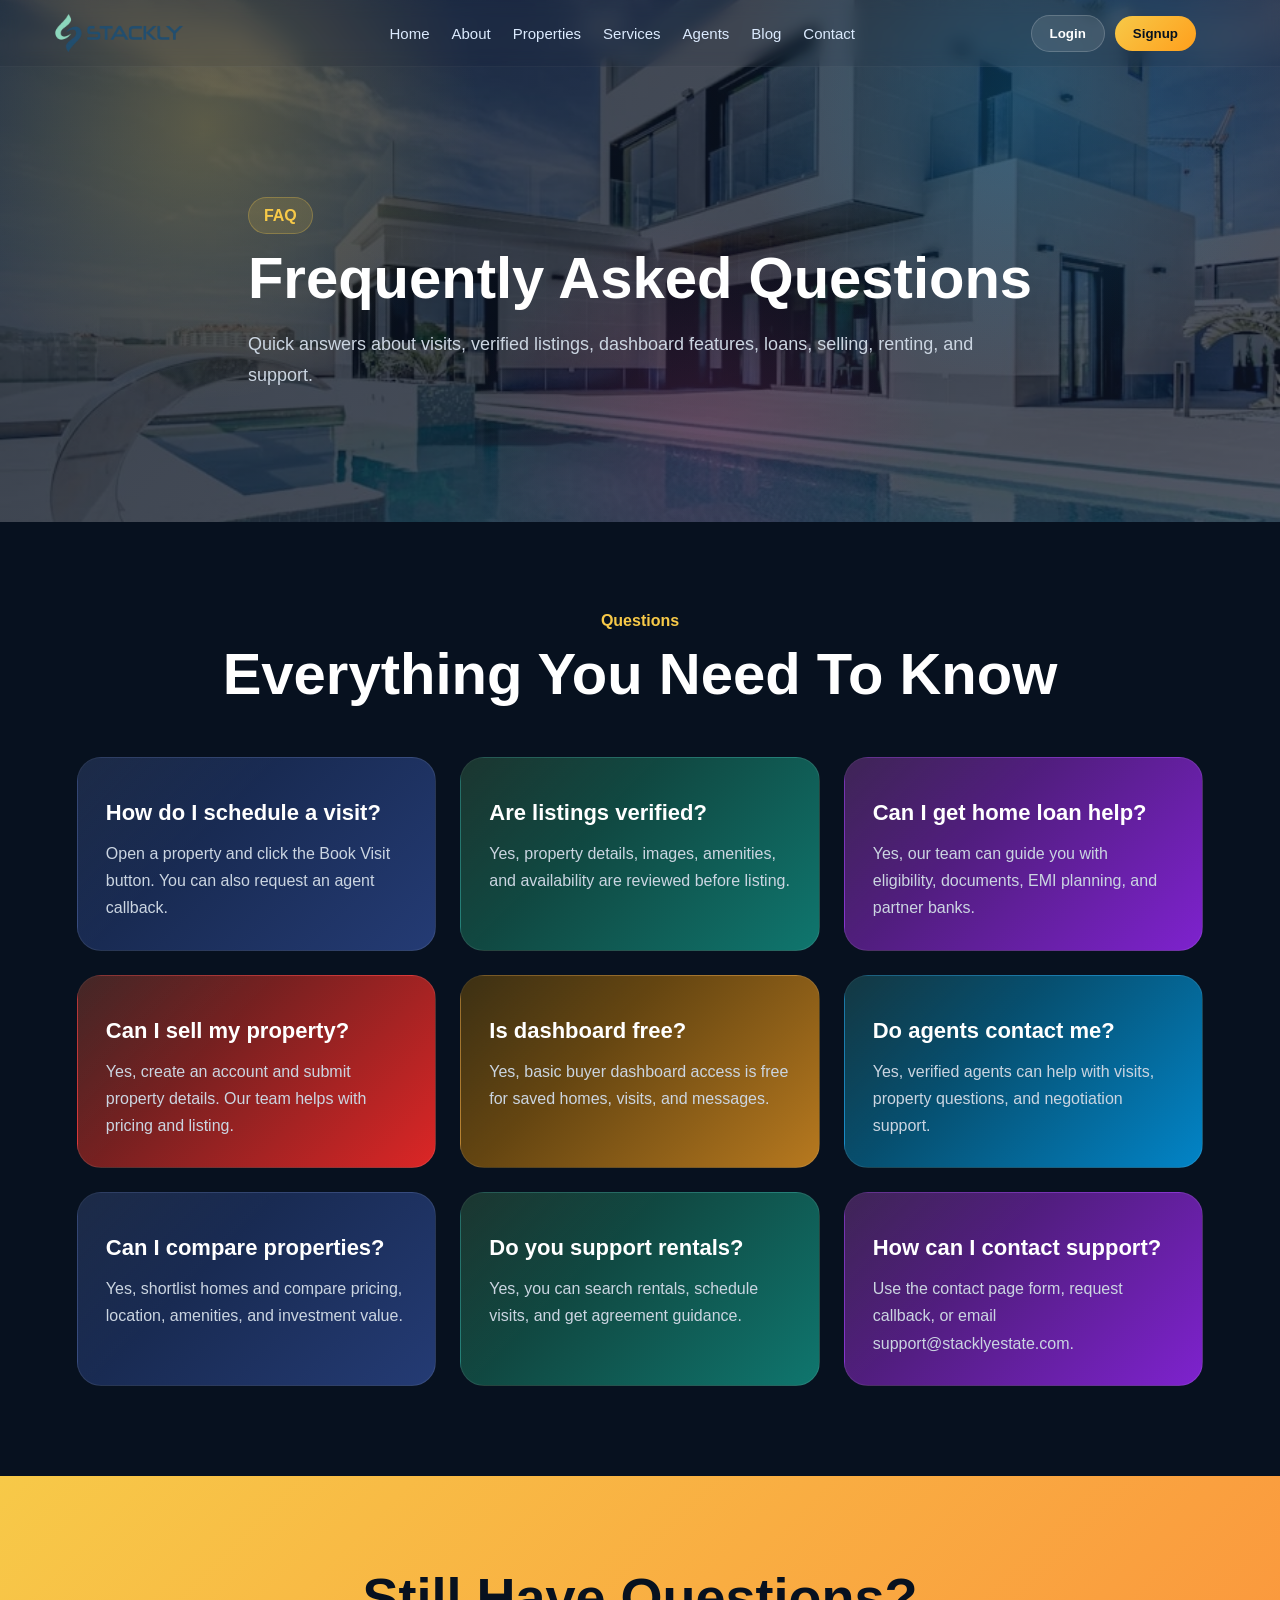
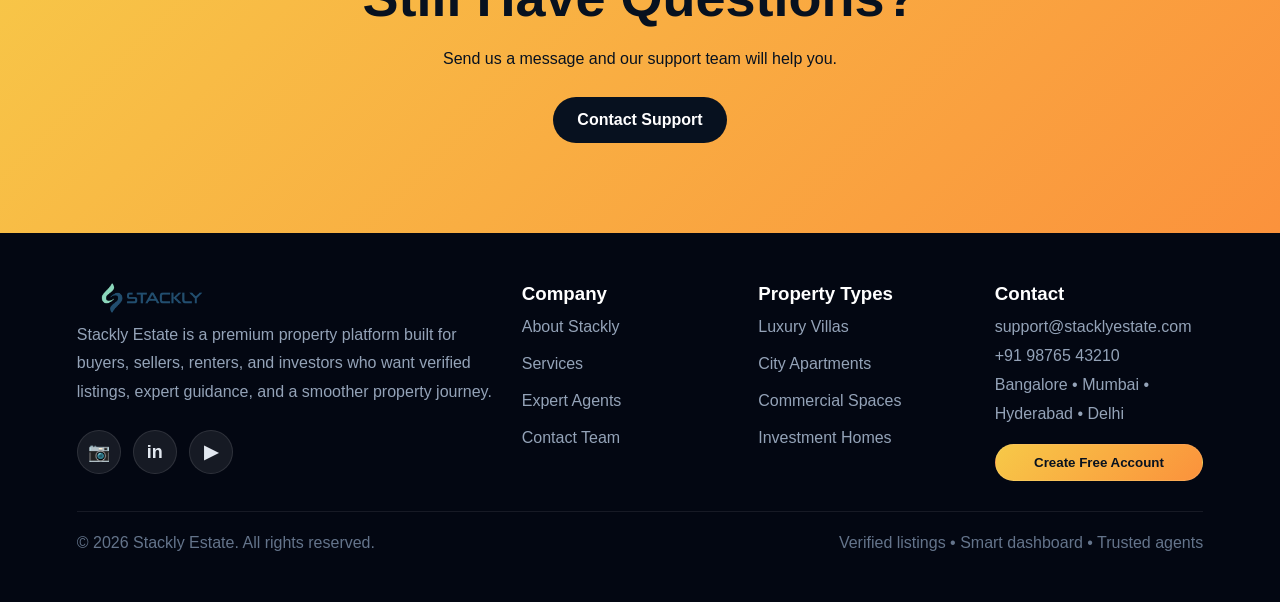
<file: faq.html>
<!DOCTYPE html><html lang="en"><head><meta charset="UTF-8"><meta name="viewport" content="width=device-width, initial-scale=1.0"><title>FAQ - Stackly</title><link rel="stylesheet" href="style.css"></head><body><div id="website"><header><nav class="nav"><a class="logo" href="index.html"><img src="assets/logo-dark.webp" alt="Stackly Logo"></a><div class="nav-links" id="navLinks"><a href="index.html">Home</a><a href="about.html">About</a><a href="properties.html">Properties</a><a href="services.html">Services</a><a href="agents.html">Agents</a><a href="blog.html">Blog</a><a href="contact.html">Contact</a><div class="nav-auth-mobile"><button class="nav-btn login-nav-btn" onclick="openAuth('login')">Login</button><button class="nav-btn signup-nav-btn" onclick="openAuth('signup')">Signup</button></div></div><div class="nav-auth"><button class="nav-btn login-nav-btn" onclick="openAuth('login')">Login</button><button class="nav-btn signup-nav-btn" onclick="openAuth('signup')">Signup</button></div><div class="hamburger" onclick="toggleMenu()">☰</div></nav></header><section class="page-hero"><div class="container"><span class="eyebrow">FAQ</span><h1>Frequently Asked Questions</h1><p>Quick answers about visits, verified listings, dashboard features, loans, selling, renting, and support.</p></div></section><section><div class="container"><div class="section-title"><span>Questions</span><h2>Everything You Need To Know</h2></div><div class="grid-3"><div class="card"><h3>How do I schedule a visit?</h3><p>Open a property and click the Book Visit button. You can also request an agent callback.</p></div><div class="card"><h3>Are listings verified?</h3><p>Yes, property details, images, amenities, and availability are reviewed before listing.</p></div><div class="card"><h3>Can I get home loan help?</h3><p>Yes, our team can guide you with eligibility, documents, EMI planning, and partner banks.</p></div><div class="card"><h3>Can I sell my property?</h3><p>Yes, create an account and submit property details. Our team helps with pricing and listing.</p></div><div class="card"><h3>Is dashboard free?</h3><p>Yes, basic buyer dashboard access is free for saved homes, visits, and messages.</p></div><div class="card"><h3>Do agents contact me?</h3><p>Yes, verified agents can help with visits, property questions, and negotiation support.</p></div><div class="card"><h3>Can I compare properties?</h3><p>Yes, shortlist homes and compare pricing, location, amenities, and investment value.</p></div><div class="card"><h3>Do you support rentals?</h3><p>Yes, you can search rentals, schedule visits, and get agreement guidance.</p></div><div class="card"><h3>How can I contact support?</h3><p>Use the contact page form, request callback, or email support@stacklyestate.com.</p></div></div></div></section><section class="cta"><div class="container"><h2>Still Have Questions?</h2><p>Send us a message and our support team will help you.</p><a class="btn" style="background:#07111f;color:white" href="contact.html">Contact Support</a></div></section><footer><div class="footer-grid rich-footer"><div><a class="logo" href="index.html"><img src="assets/logo-dark.webp" alt="Stackly Logo"></a><p>Stackly Estate is a premium property platform built for buyers, sellers, renters, and investors who want verified listings, expert guidance, and a smoother property journey.</p><div class="footer-social"><a href="404page.html" aria-label="Instagram">Instagram</a><a href="404page.html" aria-label="LinkedIn">LinkedIn</a><a href="404page.html" aria-label="YouTube">YouTube</a></div></div><div><h3>Company</h3><a href="about.html">About Stackly</a><a href="services.html">Services</a><a href="agents.html">Expert Agents</a><a href="contact.html">Contact Team</a></div><div><h3>Property Types</h3><a href="properties.html">Luxury Villas</a><a href="properties.html">City Apartments</a><a href="properties.html">Commercial Spaces</a><a href="properties.html">Investment Homes</a></div><div><h3>Contact</h3><p>support@stacklyestate.com<br>+91 98765 43210<br>Bangalore • Mumbai • Hyderabad • Delhi</p><button class="footer-btn" onclick="openAuth('signup')">Create Free Account</button></div></div><div class="footer-bottom"><span>© 2026 Stackly Estate. All rights reserved.</span><span>Verified listings • Smart dashboard • Trusted agents</span></div></footer></div><div class="auth-modal" id="authModal"><div class="auth-box"><span class="close" onclick="closeAuth()">×</span><h2 id="authTitle">Login</h2><input type="text" id="nameField" placeholder="Full Name" style="display:none"><input type="email" id="email" placeholder="Email Address"><input type="password" id="password" placeholder="Password"><div id="loginError" class="login-error" aria-live="polite"></div><button class="btn btn-primary" onclick="authSubmit()">Continue</button><a class="forgot-link" onclick="forgotPassword()">Forgot Password?</a><p class="auth-switch"><span id="switchText" onclick="switchAuth()">Create account</span></p></div></div><div class="dashboard" id="dashboard"><aside class="sidebar"><a class="logo" href="index.html"><img src="assets/logo-dark.webp" alt="Stackly Logo"></a><a class="active" onclick="showDashTab('overview',this)">Dashboard</a><a onclick="showDashTab('properties',this)">My Properties</a><a onclick="showDashTab('saved',this)">Saved Homes</a><a onclick="showDashTab('messages',this)">Messages</a><a onclick="showDashTab('profile',this)">Profile</a></aside><main class="dash-main"><div class="dash-top"><div><h1>Hi <span id="userName">User</span></h1><p class="muted">Manage saved homes, visits, agent messages, property deals, and profile information in one place.</p></div><button class="logout profile-action" onclick="openProfileTab()">Profile User</button></div><div id="dash-overview" class="dash-tab active"><div class="dash-grid"><div class="card"><h3>Saved Homes</h3><p class="price">12</p><p class="muted">3 new matches added this week.</p></div><div class="card"><h3>Visits Booked</h3><p class="price">5</p><p class="muted">Next visit: Saturday 11:00 AM.</p></div><div class="card"><h3>Messages</h3><p class="price">8</p><p class="muted">2 unread agent updates.</p></div><div class="card"><h3>Active Deals</h3><p class="price">2</p><p class="muted">Negotiation and document review active.</p></div></div><div class="dash-section"><div class="card table"><h3>Recent Properties</h3><table><tr><th>Property</th><th>Location</th><th>Price</th><th>Status</th></tr><tr><td>Luxury Villa</td><td>Bangalore</td><td>₹1.25 Cr</td><td class="status">Available</td></tr><tr><td>City Apartment</td><td>Mumbai</td><td>₹86 L</td><td class="status">Booked Visit</td></tr><tr><td>Smart Home</td><td>Hyderabad</td><td>₹2.8 Cr</td><td class="status">Shortlisted</td></tr></table></div><div class="card"><h3>Today’s Checklist</h3><p class="muted">✓ Review shortlisted homes<br>✓ Confirm visit timing<br>✓ Upload ID proof<br>✓ Compare loan estimate</p><button class="btn btn-outline" onclick="redirectTo404()">Update Checklist</button></div></div></div><div id="dash-properties" class="dash-tab"><div class="grid-3"><div class="card"><h3>Listed for Sale</h3><p class="muted">Upload photos, pricing, documents, and amenities for your property listing.</p><button class="btn btn-primary" onclick="redirectTo404()">Add Property</button></div><div class="card"><h3>Site Visits</h3><p class="muted">Track upcoming customer visits and agent appointments.</p><button class="btn btn-outline" onclick="redirectTo404()">View Visits</button></div><div class="card"><h3>Documents</h3><p class="muted">Sale deed, tax records, approvals, and ownership papers.</p><button class="btn btn-outline" onclick="redirectTo404()">Open Documents</button></div></div></div><div id="dash-saved" class="dash-tab"><div class="grid-3"><div class="card"><h3>Lake View Residence</h3><p class="price">₹1.65 Cr</p><p class="muted">Whitefield • 4 Beds • High appreciation zone.</p><button class="btn btn-outline" onclick="bookVisit('Lake View Residence')">Book Visit</button></div><div class="card"><h3>Urban Apartment</h3><p class="price">₹72 Lakhs</p><p class="muted">Pune • 2 Beds • Metro connected location.</p><button class="btn btn-outline" onclick="bookVisit('Urban Apartment')">Book Visit</button></div><div class="card"><h3>Royal Garden Villa</h3><p class="price">₹3.4 Cr</p><p class="muted">Bangalore • 5 Beds • Premium gated community.</p><button class="btn btn-outline" onclick="bookVisit('Royal Garden Villa')">Book Visit</button></div></div></div><div id="dash-messages" class="dash-tab"><div class="grid-2"><div class="card"><h3>Agent Update</h3><p class="muted">Rahul Sharma: Your villa visit is confirmed. Please carry ID proof for society entry.</p><button class="btn btn-primary" onclick="redirectTo404()">Reply</button></div><div class="card"><h3>Loan Advisor</h3><p class="muted">Your estimated eligibility report is ready for review.</p><button class="btn btn-outline" onclick="redirectTo404()">View Report</button></div></div></div><div id="dash-profile" class="dash-tab"><div class="dash-section"><div class="card"><h3>Profile Details</h3><p><b>Name:</b> <span id="profileName">User</span></p><p><b>Email:</b> <span id="profileEmail">user@email.com</span></p><p><b>Plan:</b> Premium Buyer</p><p><b>Preferred City:</b> Bangalore</p><p><b>Budget Range:</b> ₹75L - ₹2Cr</p><button class="btn btn-primary" onclick="redirectTo404()">Save Profile</button></div><div class="card"><h3>Preferences</h3><p class="muted">Property type: Villa / Apartment<br>Bedrooms: 3+<br>Locality: Near schools, tech parks, and metro<br>Alerts: Enabled</p></div></div></div></main></div><div id="toast"></div><div id="authLoader" class="auth-loader"><div class="auth-spinner"></div><p>Loading secure page...</p></div><script src="script.js"></script>
</body></html>
</file>
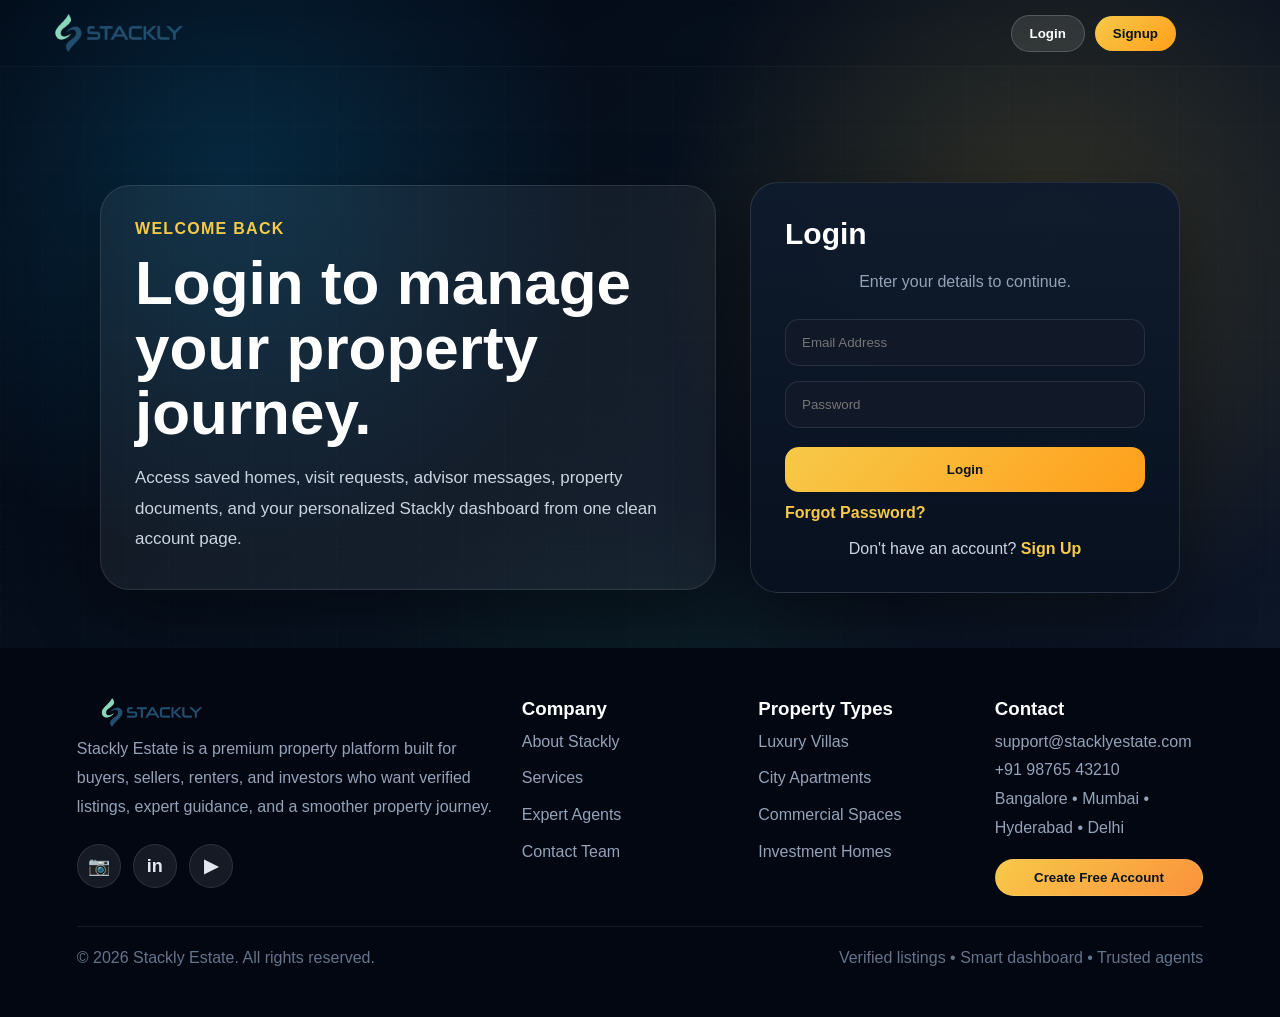
<file: login.html>
<!DOCTYPE html><html lang="en"><head><meta charset="UTF-8"><meta name="viewport" content="width=device-width,initial-scale=1"><title>Login - Stackly</title><link rel="stylesheet" href="style.css"></head><body class="auth-page">
<header><nav class="nav"><a class="logo" href="index.html"><img src="assets/logo-dark.webp" alt="Stackly Logo"></a><div class="nav-auth"><button class="nav-btn login-nav-btn" onclick="startAuthLoad('login')">Login</button><button class="nav-btn signup-nav-btn" onclick="startAuthLoad('signup')">Signup</button></div></nav></header>
<main class="auth-screen"><section class="auth-welcome"><span>Welcome Back</span><h1>Login to manage your property journey.</h1><p>Access saved homes, visit requests, advisor messages, property documents, and your personalized Stackly dashboard from one clean account page.</p></section><section class="auth-container"><h2>Login</h2><p class="auth-note">Enter your details to continue.</p><input id="email" type="email" placeholder="Email Address"><input id="password" type="password" placeholder="Password"><button onclick="submitLogin()" class="nav-btn">Login</button><a class="forgot-link" onclick="forgotPassword()">Forgot Password?</a><p>Don't have an account? <a href="#" onclick="startAuthLoad('signup');return false;">Sign Up</a></p></section></main>
<footer><div class="footer-grid rich-footer"><div><a class="logo" href="index.html"><img src="assets/logo-dark.webp" alt="Stackly Logo"></a><p>Stackly Estate is a premium property platform built for buyers, sellers, renters, and investors who want verified listings, expert guidance, and a smoother property journey.</p><div class="footer-social"><a href="404page.html" aria-label="Instagram">Instagram</a><a href="404page.html" aria-label="LinkedIn">LinkedIn</a><a href="404page.html" aria-label="YouTube">YouTube</a></div></div><div><h3>Company</h3><a href="about.html">About Stackly</a><a href="services.html">Services</a><a href="agents.html">Expert Agents</a><a href="contact.html">Contact Team</a></div><div><h3>Property Types</h3><a href="properties.html">Luxury Villas</a><a href="properties.html">City Apartments</a><a href="properties.html">Commercial Spaces</a><a href="properties.html">Investment Homes</a></div><div><h3>Contact</h3><p>support@stacklyestate.com<br>+91 98765 43210<br>Bangalore • Mumbai • Hyderabad • Delhi</p><button class="footer-btn" onclick="startAuthLoad('signup')">Create Free Account</button></div></div><div class="footer-bottom"><span>© 2026 Stackly Estate. All rights reserved.</span><span>Verified listings • Smart dashboard • Trusted agents</span></div></footer><div id="authLoader" class="auth-loader"><div class="auth-spinner"></div><p>Loading secure page...</p></div>
<script src="script.js"></script>
<script>function submitLogin(){const e=document.getElementById('email').value.trim(),p=document.getElementById('password').value.trim();if(!e||!p){alert('Please fill all fields');return;}const name=encodeURIComponent(e.split('@')[0]||'User');location='index.html?dashboard=1&name='+name+'&email='+encodeURIComponent(e);}function forgotPassword(){const e=document.getElementById('email').value.trim();if(!e){alert('Please enter your email to reset password');return;}alert('Password reset link sent to '+e);}</script>
</body></html>
</file>
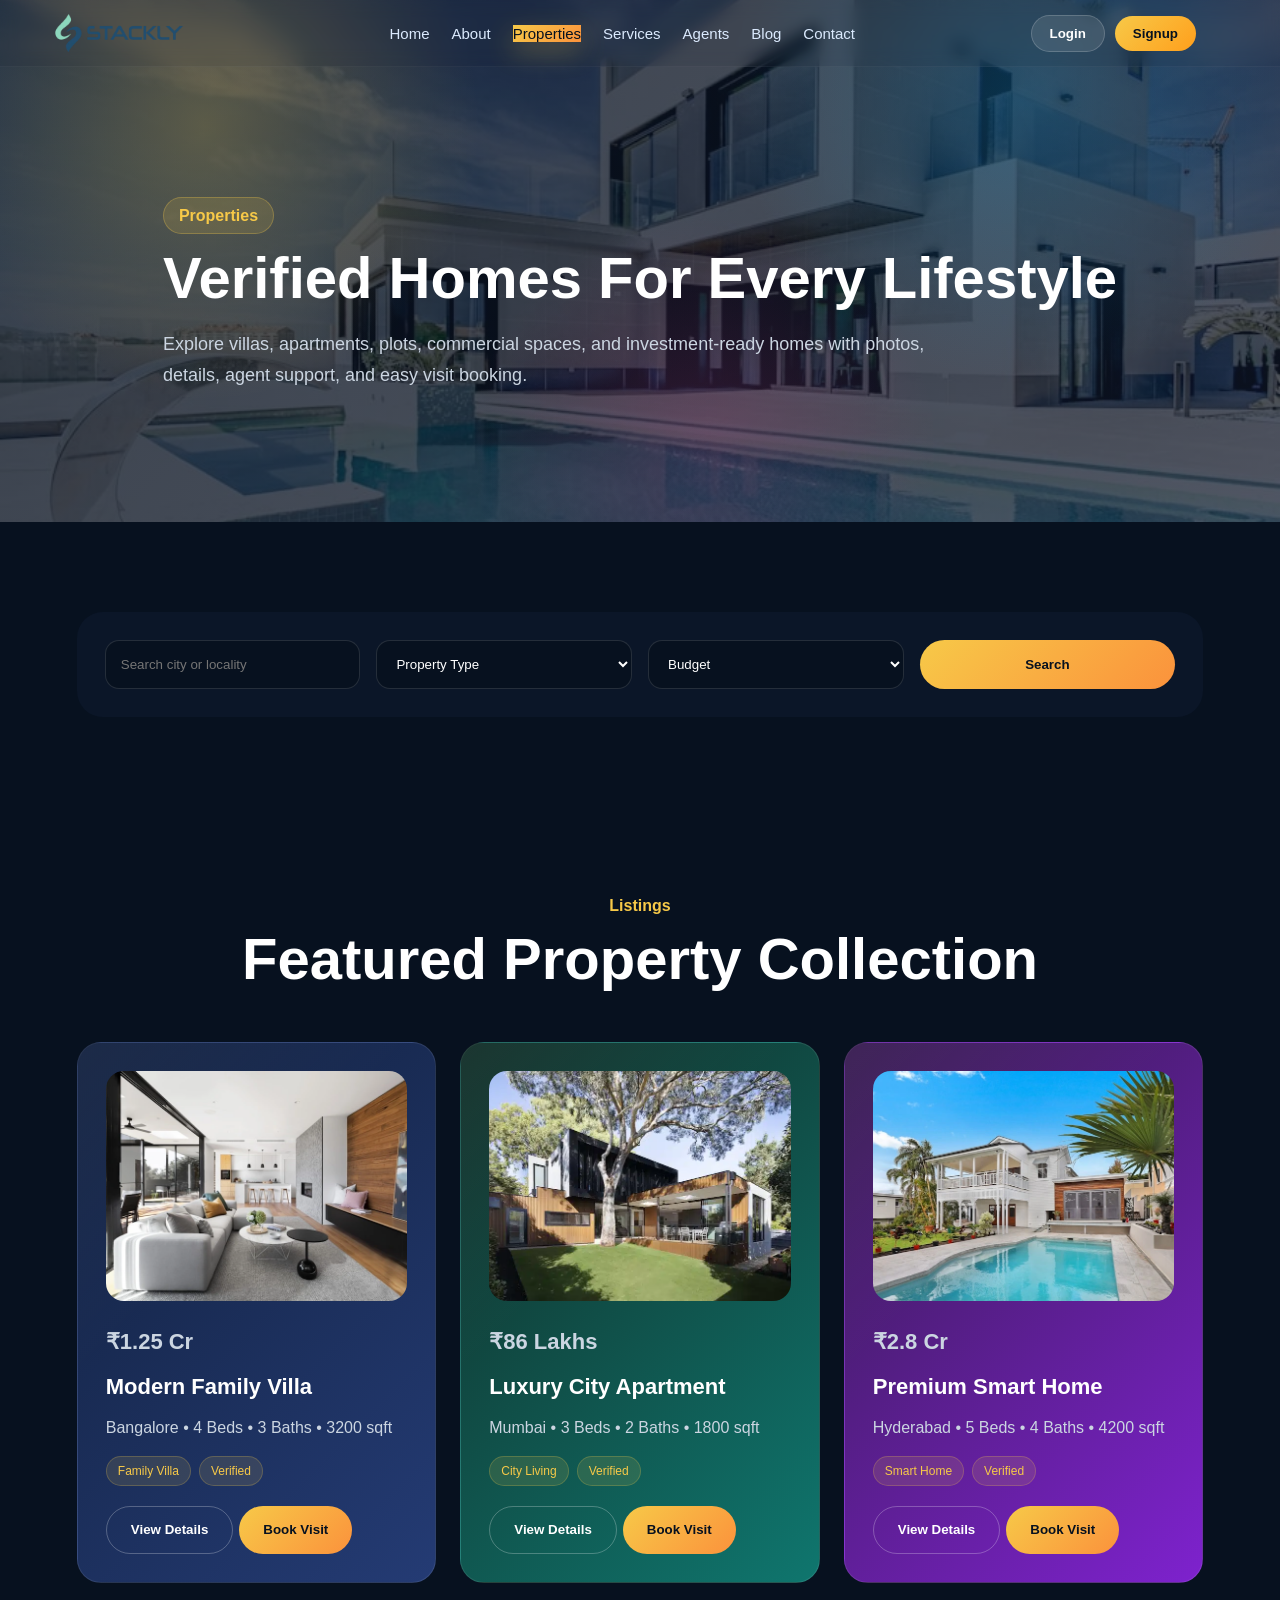
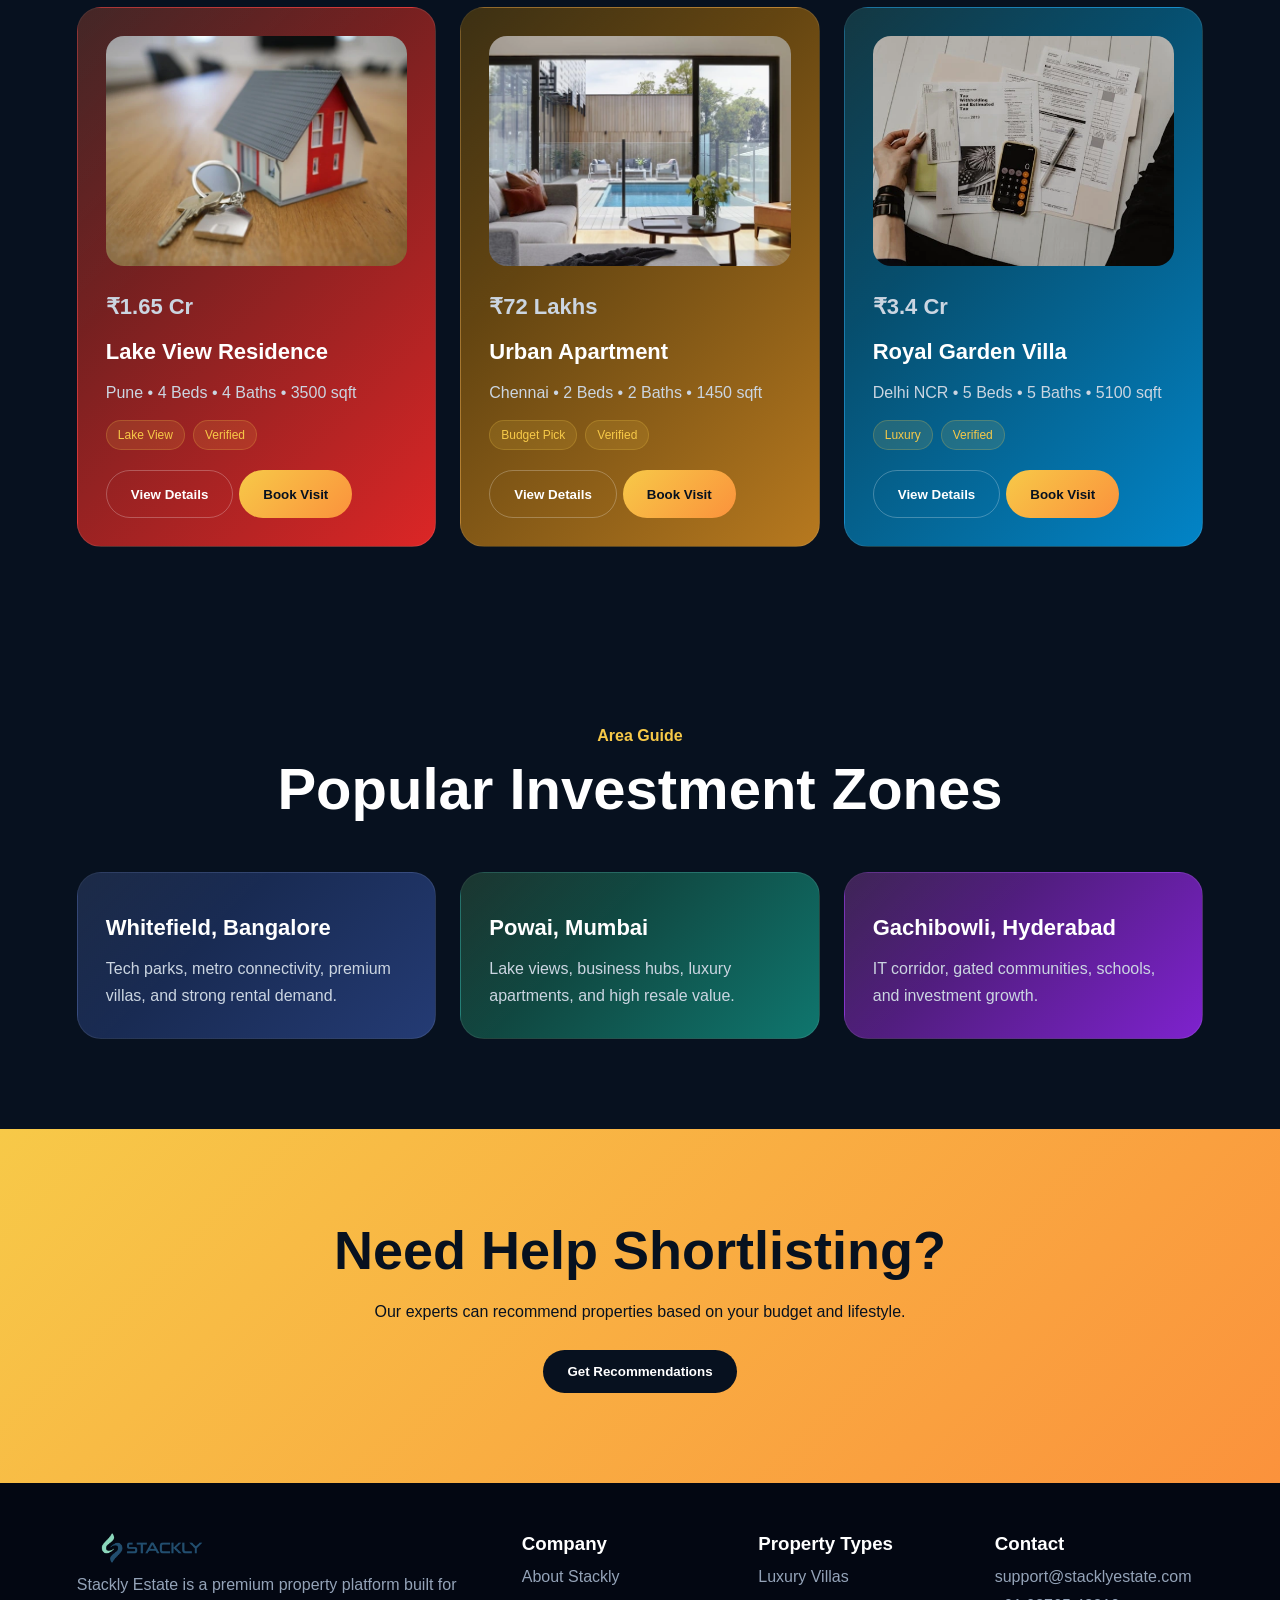
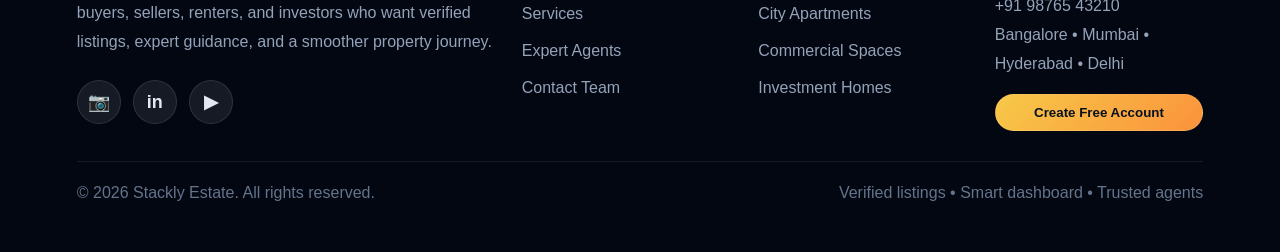
<file: properties.html>
<!DOCTYPE html><html lang="en"><head><meta charset="UTF-8"><meta name="viewport" content="width=device-width, initial-scale=1.0"><title>Properties - Stackly</title><link rel="stylesheet" href="style.css"></head><body><div id="website"><header><nav class="nav"><a class="logo" href="index.html"><img src="assets/logo-dark.webp" alt="Stackly Logo"></a><div class="nav-links" id="navLinks"><a href="index.html">Home</a><a href="about.html">About</a><a href="properties.html">Properties</a><a href="services.html">Services</a><a href="agents.html">Agents</a><a href="blog.html">Blog</a><a href="contact.html">Contact</a><div class="nav-auth-mobile"><button class="nav-btn login-nav-btn" onclick="openAuth('login')">Login</button><button class="nav-btn signup-nav-btn" onclick="openAuth('signup')">Signup</button></div></div><div class="nav-auth"><button class="nav-btn login-nav-btn" onclick="openAuth('login')">Login</button><button class="nav-btn signup-nav-btn" onclick="openAuth('signup')">Signup</button></div><div class="hamburger" onclick="toggleMenu()">☰</div></nav></header><section class="page-hero"><div class="container"><span class="eyebrow">Properties</span><h1>Verified Homes For Every Lifestyle</h1><p>Explore villas, apartments, plots, commercial spaces, and investment-ready homes with photos, details, agent support, and easy visit booking.</p></div></section><section><div class="container"><div class="search-box"><input id="searchLocation" placeholder="Search city or locality"><select id="searchType"><option>Property Type</option><option>Villa</option><option>Apartment</option><option>Plot</option><option>Commercial</option></select><select id="searchBudget"><option>Budget</option><option>₹50L - ₹1Cr</option><option>₹1Cr - ₹3Cr</option><option>₹3Cr+</option></select><button class="btn btn-primary" onclick="searchProperties()">Search</button></div></div></section><section><div class="container"><div class="section-title"><span>Listings</span><h2>Featured Property Collection</h2></div><div class="grid-3"><div class="card property reveal"><img src="assets/modern-house.webp"><p class="price">₹1.25 Cr</p><h3>Modern Family Villa</h3><p>Bangalore • 4 Beds • 3 Baths • 3200 sqft</p><div class="tag-row"><span>Family Villa</span><span>Verified</span></div><button class="btn btn-outline" onclick="viewProperty('Modern Family Villa')">View Details</button><button class="btn btn-primary" onclick="bookVisit('Modern Family Villa')">Book Visit</button></div><div class="card property reveal"><img src="assets/luxury-interior.webp"><p class="price">₹86 Lakhs</p><h3>Luxury City Apartment</h3><p>Mumbai • 3 Beds • 2 Baths • 1800 sqft</p><div class="tag-row"><span>City Living</span><span>Verified</span></div><button class="btn btn-outline" onclick="viewProperty('Luxury City Apartment')">View Details</button><button class="btn btn-primary" onclick="bookVisit('Luxury City Apartment')">Book Visit</button></div><div class="card property reveal"><img src="assets/premium-villa.webp"><p class="price">₹2.8 Cr</p><h3>Premium Smart Home</h3><p>Hyderabad • 5 Beds • 4 Baths • 4200 sqft</p><div class="tag-row"><span>Smart Home</span><span>Verified</span></div><button class="btn btn-outline" onclick="viewProperty('Premium Smart Home')">View Details</button><button class="btn btn-primary" onclick="bookVisit('Premium Smart Home')">Book Visit</button></div><div class="card property reveal"><img src="assets/home-exterior.webp"><p class="price">₹1.65 Cr</p><h3>Lake View Residence</h3><p>Pune • 4 Beds • 4 Baths • 3500 sqft</p><div class="tag-row"><span>Lake View</span><span>Verified</span></div><button class="btn btn-outline" onclick="viewProperty('Lake View Residence')">View Details</button><button class="btn btn-primary" onclick="bookVisit('Lake View Residence')">Book Visit</button></div><div class="card property reveal"><img src="assets/living-room.webp"><p class="price">₹72 Lakhs</p><h3>Urban Apartment</h3><p>Chennai • 2 Beds • 2 Baths • 1450 sqft</p><div class="tag-row"><span>Budget Pick</span><span>Verified</span></div><button class="btn btn-outline" onclick="viewProperty('Urban Apartment')">View Details</button><button class="btn btn-primary" onclick="bookVisit('Urban Apartment')">Book Visit</button></div><div class="card property reveal"><img src="assets/apartment-view.webp"><p class="price">₹3.4 Cr</p><h3>Royal Garden Villa</h3><p>Delhi NCR • 5 Beds • 5 Baths • 5100 sqft</p><div class="tag-row"><span>Luxury</span><span>Verified</span></div><button class="btn btn-outline" onclick="viewProperty('Royal Garden Villa')">View Details</button><button class="btn btn-primary" onclick="bookVisit('Royal Garden Villa')">Book Visit</button></div></div></div></section><section><div class="container"><div class="section-title"><span>Area Guide</span><h2>Popular Investment Zones</h2></div><div class="grid-3"><div class="card"><h3>Whitefield, Bangalore</h3><p class="muted">Tech parks, metro connectivity, premium villas, and strong rental demand.</p></div><div class="card"><h3>Powai, Mumbai</h3><p class="muted">Lake views, business hubs, luxury apartments, and high resale value.</p></div><div class="card"><h3>Gachibowli, Hyderabad</h3><p class="muted">IT corridor, gated communities, schools, and investment growth.</p></div></div></div></section><section class="cta"><div class="container"><h2>Need Help Shortlisting?</h2><p>Our experts can recommend properties based on your budget and lifestyle.</p><button class="btn" style="background:#07111f;color:white" onclick="openAuth('signup')">Get Recommendations</button></div></section><footer><div class="footer-grid rich-footer"><div><a class="logo" href="index.html"><img src="assets/logo-dark.webp" alt="Stackly Logo"></a><p>Stackly Estate is a premium property platform built for buyers, sellers, renters, and investors who want verified listings, expert guidance, and a smoother property journey.</p><div class="footer-social"><a href="404page.html" aria-label="Instagram">Instagram</a><a href="404page.html" aria-label="LinkedIn">LinkedIn</a><a href="404page.html" aria-label="YouTube">YouTube</a></div></div><div><h3>Company</h3><a href="about.html">About Stackly</a><a href="services.html">Services</a><a href="agents.html">Expert Agents</a><a href="contact.html">Contact Team</a></div><div><h3>Property Types</h3><a href="properties.html">Luxury Villas</a><a href="properties.html">City Apartments</a><a href="properties.html">Commercial Spaces</a><a href="properties.html">Investment Homes</a></div><div><h3>Contact</h3><p>support@stacklyestate.com<br>+91 98765 43210<br>Bangalore • Mumbai • Hyderabad • Delhi</p><button class="footer-btn" onclick="openAuth('signup')">Create Free Account</button></div></div><div class="footer-bottom"><span>© 2026 Stackly Estate. All rights reserved.</span><span>Verified listings • Smart dashboard • Trusted agents</span></div></footer></div><div class="auth-modal" id="authModal"><div class="auth-box"><span class="close" onclick="closeAuth()">×</span><h2 id="authTitle">Login</h2><input type="text" id="nameField" placeholder="Full Name" style="display:none"><input type="email" id="email" placeholder="Email Address"><input type="password" id="password" placeholder="Password"><div id="loginError" class="login-error" aria-live="polite"></div><button class="btn btn-primary" onclick="authSubmit()">Continue</button><a class="forgot-link" onclick="forgotPassword()">Forgot Password?</a><p class="auth-switch"><span id="switchText" onclick="switchAuth()">Create account</span></p></div></div><div class="dashboard" id="dashboard"><aside class="sidebar"><a class="logo" href="index.html"><img src="assets/logo-dark.webp" alt="Stackly Logo"></a><a class="active" onclick="showDashTab('overview',this)">Dashboard</a><a onclick="showDashTab('properties',this)">My Properties</a><a onclick="showDashTab('saved',this)">Saved Homes</a><a onclick="showDashTab('messages',this)">Messages</a><a onclick="showDashTab('profile',this)">Profile</a></aside><main class="dash-main"><div class="dash-top"><div><h1>Hi <span id="userName">User</span></h1><p class="muted">Manage saved homes, visits, agent messages, property deals, and profile information in one place.</p></div><button class="logout profile-action" onclick="openProfileTab()">Profile User</button></div><div id="dash-overview" class="dash-tab active"><div class="dash-grid"><div class="card"><h3>Saved Homes</h3><p class="price">12</p><p class="muted">3 new matches added this week.</p></div><div class="card"><h3>Visits Booked</h3><p class="price">5</p><p class="muted">Next visit: Saturday 11:00 AM.</p></div><div class="card"><h3>Messages</h3><p class="price">8</p><p class="muted">2 unread agent updates.</p></div><div class="card"><h3>Active Deals</h3><p class="price">2</p><p class="muted">Negotiation and document review active.</p></div></div><div class="dash-section"><div class="card table"><h3>Recent Properties</h3><table><tr><th>Property</th><th>Location</th><th>Price</th><th>Status</th></tr><tr><td>Luxury Villa</td><td>Bangalore</td><td>₹1.25 Cr</td><td class="status">Available</td></tr><tr><td>City Apartment</td><td>Mumbai</td><td>₹86 L</td><td class="status">Booked Visit</td></tr><tr><td>Smart Home</td><td>Hyderabad</td><td>₹2.8 Cr</td><td class="status">Shortlisted</td></tr></table></div><div class="card"><h3>Today’s Checklist</h3><p class="muted">✓ Review shortlisted homes<br>✓ Confirm visit timing<br>✓ Upload ID proof<br>✓ Compare loan estimate</p><button class="btn btn-outline" onclick="redirectTo404()">Update Checklist</button></div></div></div><div id="dash-properties" class="dash-tab"><div class="grid-3"><div class="card"><h3>Listed for Sale</h3><p class="muted">Upload photos, pricing, documents, and amenities for your property listing.</p><button class="btn btn-primary" onclick="redirectTo404()">Add Property</button></div><div class="card"><h3>Site Visits</h3><p class="muted">Track upcoming customer visits and agent appointments.</p><button class="btn btn-outline" onclick="redirectTo404()">View Visits</button></div><div class="card"><h3>Documents</h3><p class="muted">Sale deed, tax records, approvals, and ownership papers.</p><button class="btn btn-outline" onclick="redirectTo404()">Open Documents</button></div></div></div><div id="dash-saved" class="dash-tab"><div class="grid-3"><div class="card"><h3>Lake View Residence</h3><p class="price">₹1.65 Cr</p><p class="muted">Whitefield • 4 Beds • High appreciation zone.</p><button class="btn btn-outline" onclick="bookVisit('Lake View Residence')">Book Visit</button></div><div class="card"><h3>Urban Apartment</h3><p class="price">₹72 Lakhs</p><p class="muted">Pune • 2 Beds • Metro connected location.</p><button class="btn btn-outline" onclick="bookVisit('Urban Apartment')">Book Visit</button></div><div class="card"><h3>Royal Garden Villa</h3><p class="price">₹3.4 Cr</p><p class="muted">Bangalore • 5 Beds • Premium gated community.</p><button class="btn btn-outline" onclick="bookVisit('Royal Garden Villa')">Book Visit</button></div></div></div><div id="dash-messages" class="dash-tab"><div class="grid-2"><div class="card"><h3>Agent Update</h3><p class="muted">Rahul Sharma: Your villa visit is confirmed. Please carry ID proof for society entry.</p><button class="btn btn-primary" onclick="redirectTo404()">Reply</button></div><div class="card"><h3>Loan Advisor</h3><p class="muted">Your estimated eligibility report is ready for review.</p><button class="btn btn-outline" onclick="redirectTo404()">View Report</button></div></div></div><div id="dash-profile" class="dash-tab"><div class="dash-section"><div class="card"><h3>Profile Details</h3><p><b>Name:</b> <span id="profileName">User</span></p><p><b>Email:</b> <span id="profileEmail">user@email.com</span></p><p><b>Plan:</b> Premium Buyer</p><p><b>Preferred City:</b> Bangalore</p><p><b>Budget Range:</b> ₹75L - ₹2Cr</p><button class="btn btn-primary" onclick="redirectTo404()">Save Profile</button></div><div class="card"><h3>Preferences</h3><p class="muted">Property type: Villa / Apartment<br>Bedrooms: 3+<br>Locality: Near schools, tech parks, and metro<br>Alerts: Enabled</p></div></div></div></main></div><div id="toast"></div><div id="authLoader" class="auth-loader"><div class="auth-spinner"></div><p>Loading secure page...</p></div><script src="script.js"></script>
</body></html>
</file>
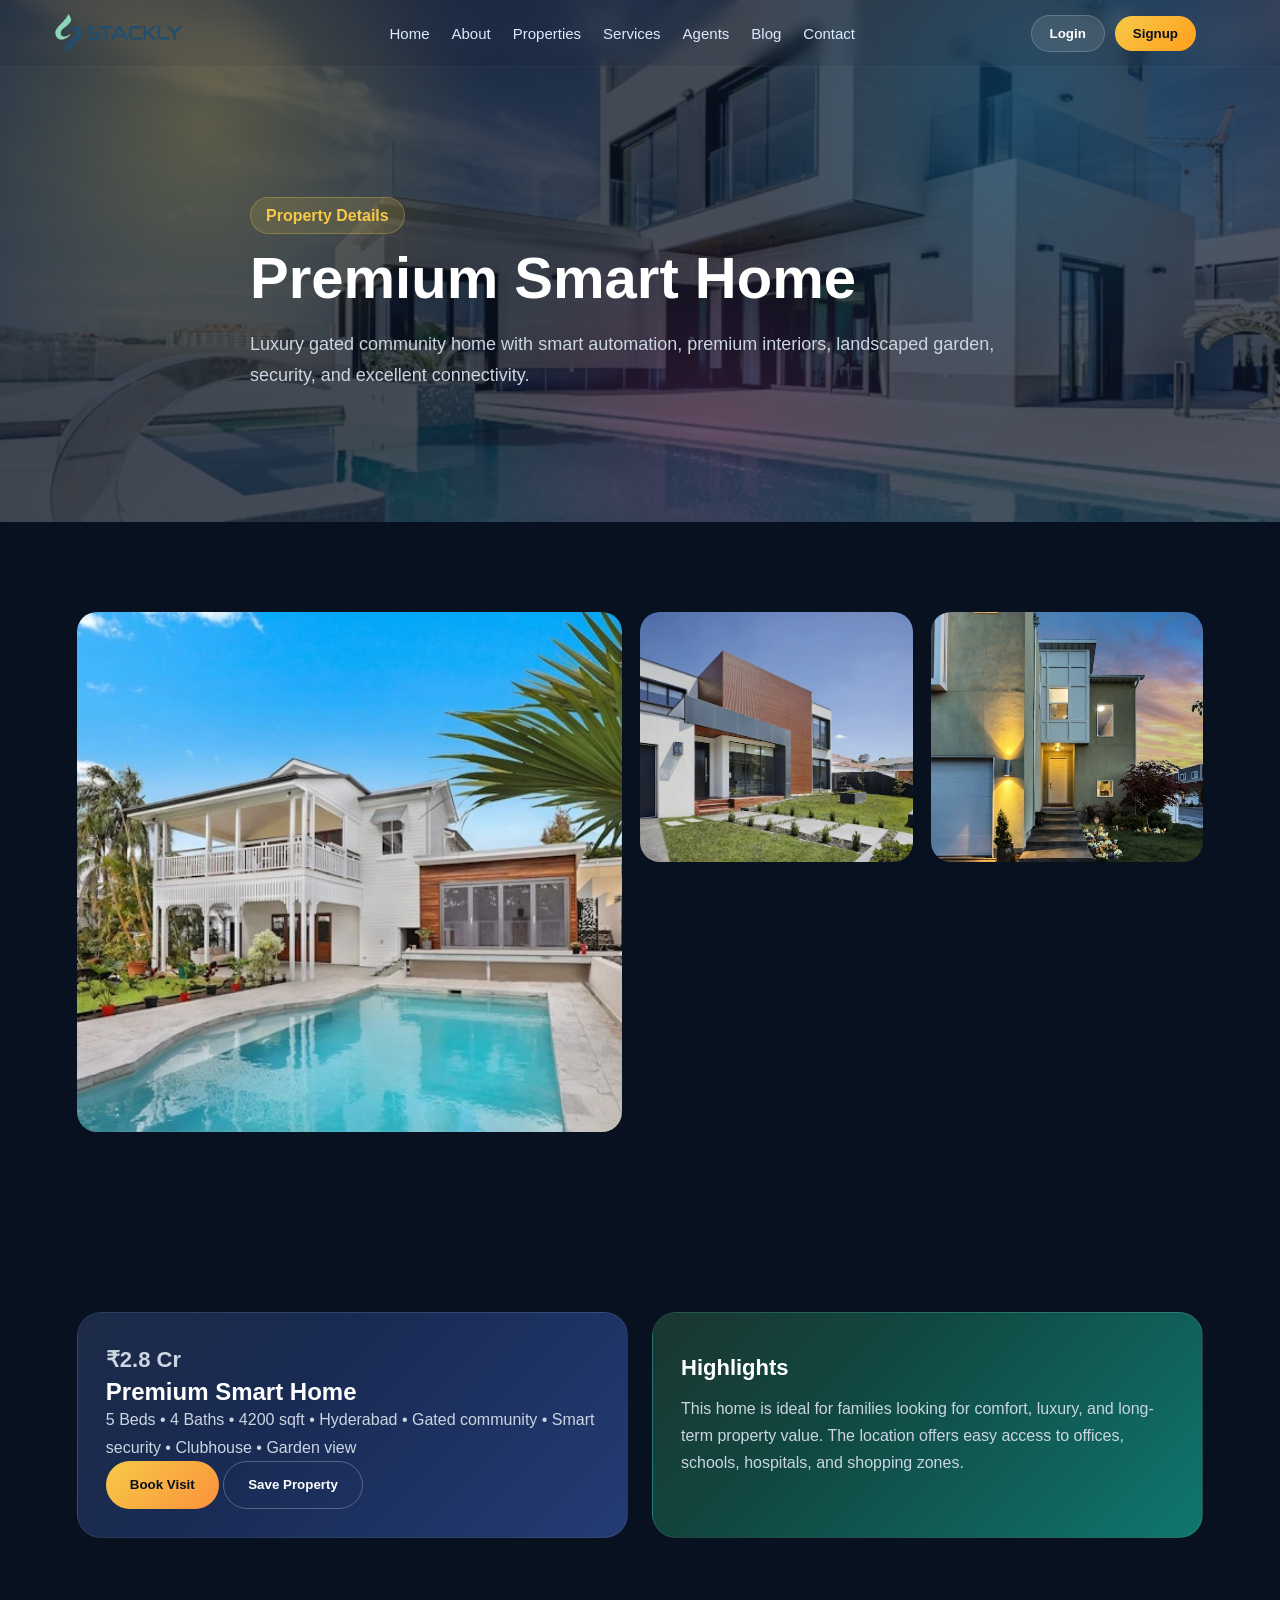
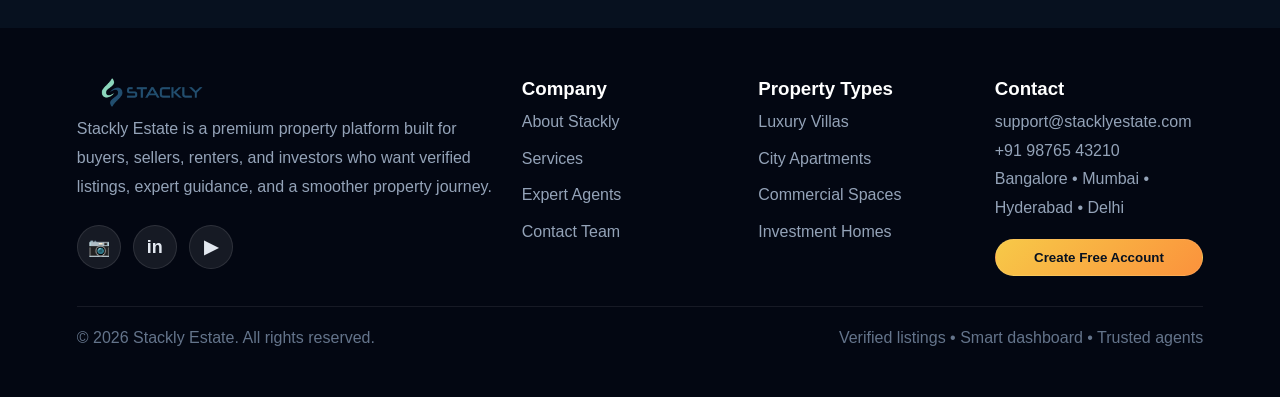
<file: property-details.html>
<!DOCTYPE html><html lang="en"><head><meta charset="UTF-8"><meta name="viewport" content="width=device-width, initial-scale=1.0"><title>Property Details - Stackly</title><link rel="stylesheet" href="style.css"></head><body><div id="website"><header><nav class="nav"><a class="logo" href="index.html"><img src="assets/logo-dark.webp" alt="Stackly Logo"></a><div class="nav-links" id="navLinks"><a href="index.html">Home</a><a href="about.html">About</a><a href="properties.html">Properties</a><a href="services.html">Services</a><a href="agents.html">Agents</a><a href="blog.html">Blog</a><a href="contact.html">Contact</a><div class="nav-auth-mobile"><button class="nav-btn login-nav-btn" onclick="openAuth('login')">Login</button><button class="nav-btn signup-nav-btn" onclick="openAuth('signup')">Signup</button></div></div><div class="nav-auth"><button class="nav-btn login-nav-btn" onclick="openAuth('login')">Login</button><button class="nav-btn signup-nav-btn" onclick="openAuth('signup')">Signup</button></div><div class="hamburger" onclick="toggleMenu()">☰</div></nav></header><section class="page-hero"><div class="container"><span class="eyebrow">Property Details</span><h1>Premium Smart Home</h1><p>Luxury gated community home with smart automation, premium interiors, landscaped garden, security, and excellent connectivity.</p></div></section><section><div class="container"><div class="gallery"><img src="assets/premium-villa.webp"><img src="assets/office-interior.webp"><img src="assets/city-home.webp"></div></div></section><section><div class="container grid-2"><div class="card"><p class="price">₹2.8 Cr</p><h2>Premium Smart Home</h2><p class="muted">5 Beds • 4 Baths • 4200 sqft • Hyderabad • Gated community • Smart security • Clubhouse • Garden view</p><button class="btn btn-primary" onclick="bookVisit('Premium Smart Home')">Book Visit</button> <button class="btn btn-outline" onclick="openAuth('signup')">Save Property</button></div><div class="card"><h3>Highlights</h3><p class="muted">This home is ideal for families looking for comfort, luxury, and long-term property value. The location offers easy access to offices, schools, hospitals, and shopping zones.</p></div></div></section><footer><div class="footer-grid rich-footer"><div><a class="logo" href="index.html"><img src="assets/logo-dark.webp" alt="Stackly Logo"></a><p>Stackly Estate is a premium property platform built for buyers, sellers, renters, and investors who want verified listings, expert guidance, and a smoother property journey.</p><div class="footer-social"><a href="404page.html" aria-label="Instagram">Instagram</a><a href="404page.html" aria-label="LinkedIn">LinkedIn</a><a href="404page.html" aria-label="YouTube">YouTube</a></div></div><div><h3>Company</h3><a href="about.html">About Stackly</a><a href="services.html">Services</a><a href="agents.html">Expert Agents</a><a href="contact.html">Contact Team</a></div><div><h3>Property Types</h3><a href="properties.html">Luxury Villas</a><a href="properties.html">City Apartments</a><a href="properties.html">Commercial Spaces</a><a href="properties.html">Investment Homes</a></div><div><h3>Contact</h3><p>support@stacklyestate.com<br>+91 98765 43210<br>Bangalore • Mumbai • Hyderabad • Delhi</p><button class="footer-btn" onclick="openAuth('signup')">Create Free Account</button></div></div><div class="footer-bottom"><span>© 2026 Stackly Estate. All rights reserved.</span><span>Verified listings • Smart dashboard • Trusted agents</span></div></footer></div><div class="auth-modal" id="authModal"><div class="auth-box"><span class="close" onclick="closeAuth()">×</span><h2 id="authTitle">Login</h2><input type="text" id="nameField" placeholder="Full Name" style="display:none"><input type="email" id="email" placeholder="Email Address"><input type="password" id="password" placeholder="Password"><div id="loginError" class="login-error" aria-live="polite"></div><button class="btn btn-primary" onclick="authSubmit()">Continue</button><a class="forgot-link" onclick="forgotPassword()">Forgot Password?</a><p class="auth-switch"><span id="switchText" onclick="switchAuth()">Create account</span></p></div></div><div class="dashboard" id="dashboard"><aside class="sidebar"><a class="logo" href="index.html"><img src="assets/logo-dark.webp" alt="Stackly Logo"></a><a class="active" onclick="showDashTab('overview',this)">Dashboard</a><a onclick="showDashTab('properties',this)">My Properties</a><a onclick="showDashTab('saved',this)">Saved Homes</a><a onclick="showDashTab('messages',this)">Messages</a><a onclick="showDashTab('profile',this)">Profile</a></aside><main class="dash-main"><div class="dash-top"><div><h1>Hi <span id="userName">User</span></h1><p class="muted">Manage saved homes, visits, agent messages, property deals, and profile information in one place.</p></div><button class="logout profile-action" onclick="openProfileTab()">Profile User</button></div><div id="dash-overview" class="dash-tab active"><div class="dash-grid"><div class="card"><h3>Saved Homes</h3><p class="price">12</p><p class="muted">3 new matches added this week.</p></div><div class="card"><h3>Visits Booked</h3><p class="price">5</p><p class="muted">Next visit: Saturday 11:00 AM.</p></div><div class="card"><h3>Messages</h3><p class="price">8</p><p class="muted">2 unread agent updates.</p></div><div class="card"><h3>Active Deals</h3><p class="price">2</p><p class="muted">Negotiation and document review active.</p></div></div><div class="dash-section"><div class="card table"><h3>Recent Properties</h3><table><tr><th>Property</th><th>Location</th><th>Price</th><th>Status</th></tr><tr><td>Luxury Villa</td><td>Bangalore</td><td>₹1.25 Cr</td><td class="status">Available</td></tr><tr><td>City Apartment</td><td>Mumbai</td><td>₹86 L</td><td class="status">Booked Visit</td></tr><tr><td>Smart Home</td><td>Hyderabad</td><td>₹2.8 Cr</td><td class="status">Shortlisted</td></tr></table></div><div class="card"><h3>Today’s Checklist</h3><p class="muted">✓ Review shortlisted homes<br>✓ Confirm visit timing<br>✓ Upload ID proof<br>✓ Compare loan estimate</p><button class="btn btn-outline" onclick="redirectTo404()">Update Checklist</button></div></div></div><div id="dash-properties" class="dash-tab"><div class="grid-3"><div class="card"><h3>Listed for Sale</h3><p class="muted">Upload photos, pricing, documents, and amenities for your property listing.</p><button class="btn btn-primary" onclick="redirectTo404()">Add Property</button></div><div class="card"><h3>Site Visits</h3><p class="muted">Track upcoming customer visits and agent appointments.</p><button class="btn btn-outline" onclick="redirectTo404()">View Visits</button></div><div class="card"><h3>Documents</h3><p class="muted">Sale deed, tax records, approvals, and ownership papers.</p><button class="btn btn-outline" onclick="redirectTo404()">Open Documents</button></div></div></div><div id="dash-saved" class="dash-tab"><div class="grid-3"><div class="card"><h3>Lake View Residence</h3><p class="price">₹1.65 Cr</p><p class="muted">Whitefield • 4 Beds • High appreciation zone.</p><button class="btn btn-outline" onclick="bookVisit('Lake View Residence')">Book Visit</button></div><div class="card"><h3>Urban Apartment</h3><p class="price">₹72 Lakhs</p><p class="muted">Pune • 2 Beds • Metro connected location.</p><button class="btn btn-outline" onclick="bookVisit('Urban Apartment')">Book Visit</button></div><div class="card"><h3>Royal Garden Villa</h3><p class="price">₹3.4 Cr</p><p class="muted">Bangalore • 5 Beds • Premium gated community.</p><button class="btn btn-outline" onclick="bookVisit('Royal Garden Villa')">Book Visit</button></div></div></div><div id="dash-messages" class="dash-tab"><div class="grid-2"><div class="card"><h3>Agent Update</h3><p class="muted">Rahul Sharma: Your villa visit is confirmed. Please carry ID proof for society entry.</p><button class="btn btn-primary" onclick="redirectTo404()">Reply</button></div><div class="card"><h3>Loan Advisor</h3><p class="muted">Your estimated eligibility report is ready for review.</p><button class="btn btn-outline" onclick="redirectTo404()">View Report</button></div></div></div><div id="dash-profile" class="dash-tab"><div class="dash-section"><div class="card"><h3>Profile Details</h3><p><b>Name:</b> <span id="profileName">User</span></p><p><b>Email:</b> <span id="profileEmail">user@email.com</span></p><p><b>Plan:</b> Premium Buyer</p><p><b>Preferred City:</b> Bangalore</p><p><b>Budget Range:</b> ₹75L - ₹2Cr</p><button class="btn btn-primary" onclick="redirectTo404()">Save Profile</button></div><div class="card"><h3>Preferences</h3><p class="muted">Property type: Villa / Apartment<br>Bedrooms: 3+<br>Locality: Near schools, tech parks, and metro<br>Alerts: Enabled</p></div></div></div></main></div><div id="toast"></div><div id="authLoader" class="auth-loader"><div class="auth-spinner"></div><p>Loading secure page...</p></div><script src="script.js"></script>
</body></html>
</file>
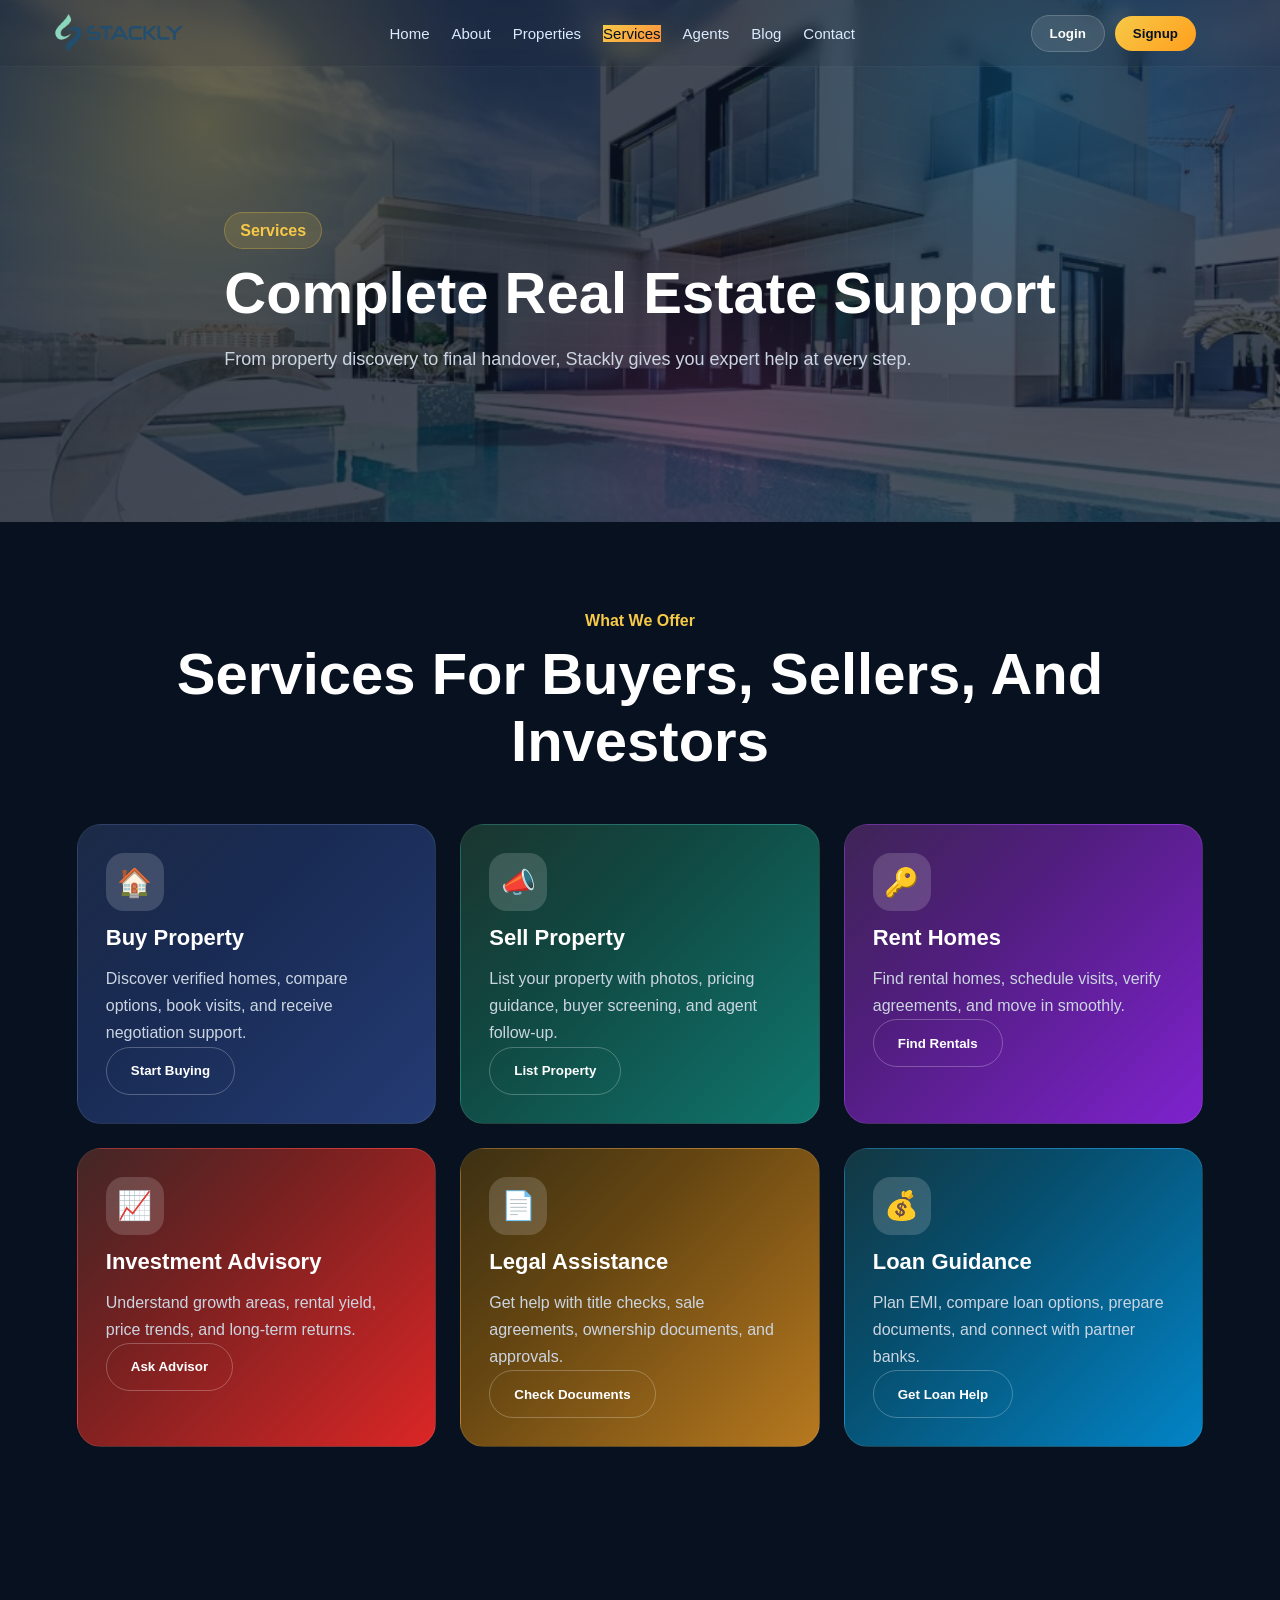
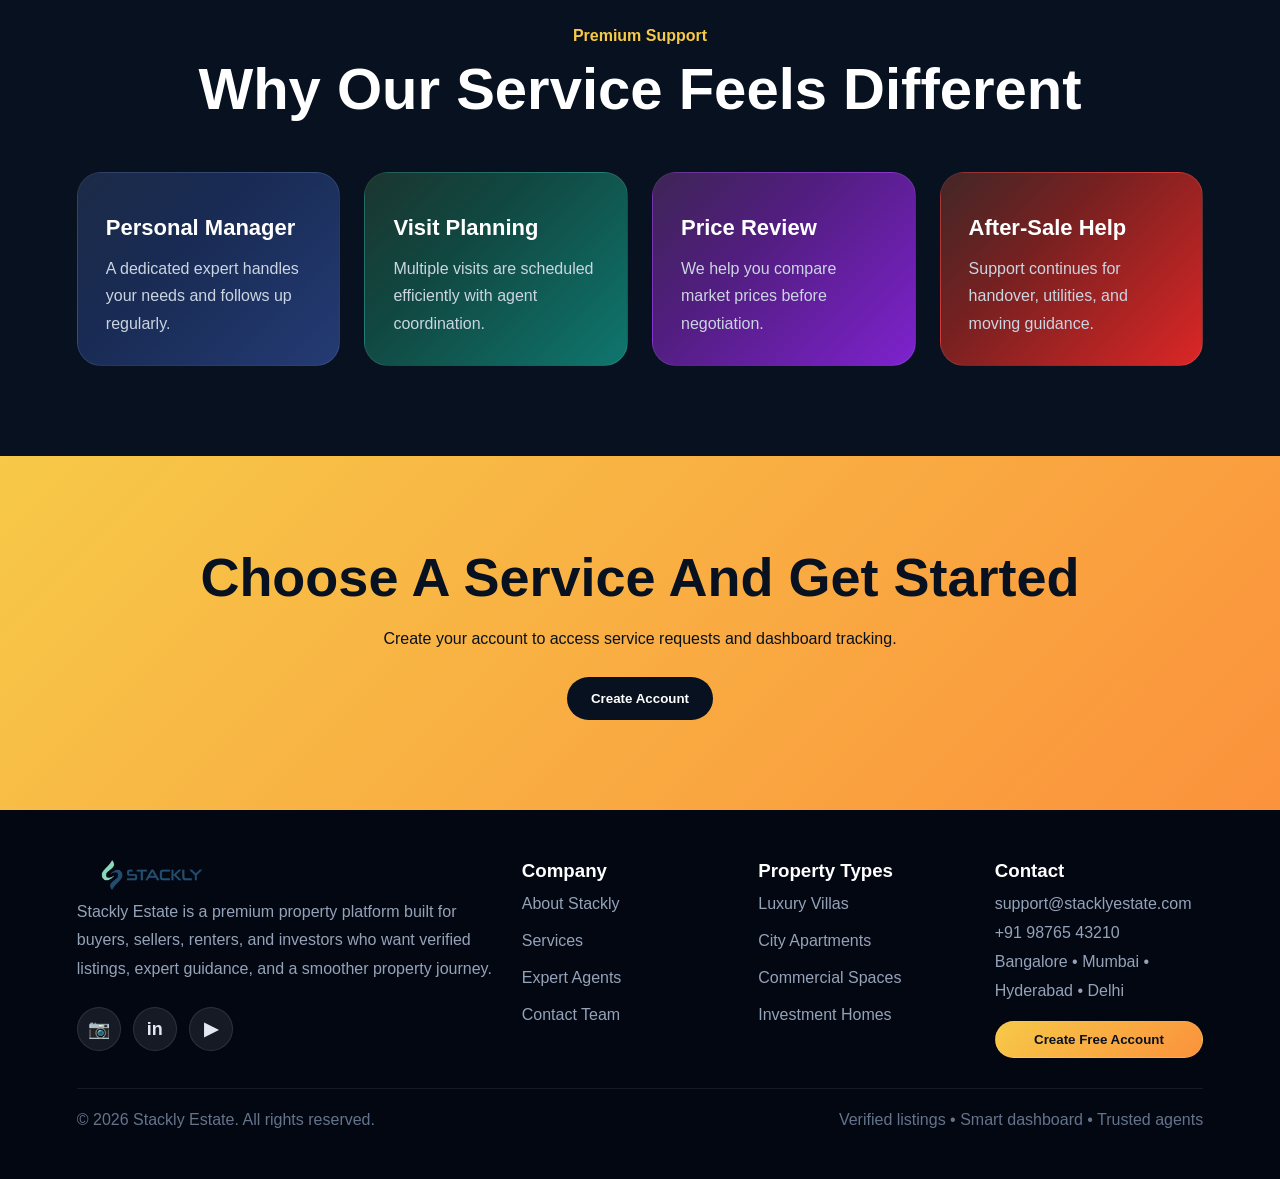
<file: services.html>
<!DOCTYPE html><html lang="en"><head><meta charset="UTF-8"><meta name="viewport" content="width=device-width, initial-scale=1.0"><title>Services - Stackly</title><link rel="stylesheet" href="style.css"></head><body><div id="website"><header><nav class="nav"><a class="logo" href="index.html"><img src="assets/logo-dark.webp" alt="Stackly Logo"></a><div class="nav-links" id="navLinks"><a href="index.html">Home</a><a href="about.html">About</a><a href="properties.html">Properties</a><a href="services.html">Services</a><a href="agents.html">Agents</a><a href="blog.html">Blog</a><a href="contact.html">Contact</a><div class="nav-auth-mobile"><button class="nav-btn login-nav-btn" onclick="openAuth('login')">Login</button><button class="nav-btn signup-nav-btn" onclick="openAuth('signup')">Signup</button></div></div><div class="nav-auth"><button class="nav-btn login-nav-btn" onclick="openAuth('login')">Login</button><button class="nav-btn signup-nav-btn" onclick="openAuth('signup')">Signup</button></div><div class="hamburger" onclick="toggleMenu()">☰</div></nav></header><section class="page-hero"><div class="container"><span class="eyebrow">Services</span><h1>Complete Real Estate Support</h1><p>From property discovery to final handover, Stackly gives you expert help at every step.</p></div></section><section><div class="container"><div class="section-title"><span>What We Offer</span><h2>Services For Buyers, Sellers, And Investors</h2></div><div class="grid-3"><div class="card reveal"><div class="icon">🏠</div><h3>Buy Property</h3><p>Discover verified homes, compare options, book visits, and receive negotiation support.</p><button class="btn btn-outline" onclick="openAuth('signup')">Start Buying</button></div><div class="card reveal"><div class="icon">📣</div><h3>Sell Property</h3><p>List your property with photos, pricing guidance, buyer screening, and agent follow-up.</p><button class="btn btn-outline" onclick="listProperty()">List Property</button></div><div class="card reveal"><div class="icon">🔑</div><h3>Rent Homes</h3><p>Find rental homes, schedule visits, verify agreements, and move in smoothly.</p><button class="btn btn-outline" onclick="searchProperties()">Find Rentals</button></div><div class="card reveal"><div class="icon">📈</div><h3>Investment Advisory</h3><p>Understand growth areas, rental yield, price trends, and long-term returns.</p><button class="btn btn-outline" onclick="loanAdvisor()">Ask Advisor</button></div><div class="card reveal"><div class="icon">📄</div><h3>Legal Assistance</h3><p>Get help with title checks, sale agreements, ownership documents, and approvals.</p><button class="btn btn-outline" onclick="checkDocuments()">Check Documents</button></div><div class="card reveal"><div class="icon">💰</div><h3>Loan Guidance</h3><p>Plan EMI, compare loan options, prepare documents, and connect with partner banks.</p><button class="btn btn-outline" onclick="getLoanHelp()">Get Loan Help</button></div></div></div></section><section><div class="container"><div class="section-title"><span>Premium Support</span><h2>Why Our Service Feels Different</h2></div><div class="grid-4"><div class="card"><h3>Personal Manager</h3><p class="muted">A dedicated expert handles your needs and follows up regularly.</p></div><div class="card"><h3>Visit Planning</h3><p class="muted">Multiple visits are scheduled efficiently with agent coordination.</p></div><div class="card"><h3>Price Review</h3><p class="muted">We help you compare market prices before negotiation.</p></div><div class="card"><h3>After-Sale Help</h3><p class="muted">Support continues for handover, utilities, and moving guidance.</p></div></div></div></section><section class="cta"><div class="container"><h2>Choose A Service And Get Started</h2><p>Create your account to access service requests and dashboard tracking.</p><button class="btn" style="background:#07111f;color:white" onclick="openAuth('signup')">Create Account</button></div></section><footer><div class="footer-grid rich-footer"><div><a class="logo" href="index.html"><img src="assets/logo-dark.webp" alt="Stackly Logo"></a><p>Stackly Estate is a premium property platform built for buyers, sellers, renters, and investors who want verified listings, expert guidance, and a smoother property journey.</p><div class="footer-social"><a href="404page.html" aria-label="Instagram">Instagram</a><a href="404page.html" aria-label="LinkedIn">LinkedIn</a><a href="404page.html" aria-label="YouTube">YouTube</a></div></div><div><h3>Company</h3><a href="about.html">About Stackly</a><a href="services.html">Services</a><a href="agents.html">Expert Agents</a><a href="contact.html">Contact Team</a></div><div><h3>Property Types</h3><a href="properties.html">Luxury Villas</a><a href="properties.html">City Apartments</a><a href="properties.html">Commercial Spaces</a><a href="properties.html">Investment Homes</a></div><div><h3>Contact</h3><p>support@stacklyestate.com<br>+91 98765 43210<br>Bangalore • Mumbai • Hyderabad • Delhi</p><button class="footer-btn" onclick="openAuth('signup')">Create Free Account</button></div></div><div class="footer-bottom"><span>© 2026 Stackly Estate. All rights reserved.</span><span>Verified listings • Smart dashboard • Trusted agents</span></div></footer></div><div class="auth-modal" id="authModal"><div class="auth-box"><span class="close" onclick="closeAuth()">×</span><h2 id="authTitle">Login</h2><input type="text" id="nameField" placeholder="Full Name" style="display:none"><input type="email" id="email" placeholder="Email Address"><input type="password" id="password" placeholder="Password"><div id="loginError" class="login-error" aria-live="polite"></div><button class="btn btn-primary" onclick="authSubmit()">Continue</button><a class="forgot-link" onclick="forgotPassword()">Forgot Password?</a><p class="auth-switch"><span id="switchText" onclick="switchAuth()">Create account</span></p></div></div><div class="dashboard" id="dashboard"><aside class="sidebar"><a class="logo" href="index.html"><img src="assets/logo-dark.webp" alt="Stackly Logo"></a><a class="active" onclick="showDashTab('overview',this)">Dashboard</a><a onclick="showDashTab('properties',this)">My Properties</a><a onclick="showDashTab('saved',this)">Saved Homes</a><a onclick="showDashTab('messages',this)">Messages</a><a onclick="showDashTab('profile',this)">Profile</a></aside><main class="dash-main"><div class="dash-top"><div><h1>Hi <span id="userName">User</span></h1><p class="muted">Manage saved homes, visits, agent messages, property deals, and profile information in one place.</p></div><button class="logout profile-action" onclick="openProfileTab()">Profile User</button></div><div id="dash-overview" class="dash-tab active"><div class="dash-grid"><div class="card"><h3>Saved Homes</h3><p class="price">12</p><p class="muted">3 new matches added this week.</p></div><div class="card"><h3>Visits Booked</h3><p class="price">5</p><p class="muted">Next visit: Saturday 11:00 AM.</p></div><div class="card"><h3>Messages</h3><p class="price">8</p><p class="muted">2 unread agent updates.</p></div><div class="card"><h3>Active Deals</h3><p class="price">2</p><p class="muted">Negotiation and document review active.</p></div></div><div class="dash-section"><div class="card table"><h3>Recent Properties</h3><table><tr><th>Property</th><th>Location</th><th>Price</th><th>Status</th></tr><tr><td>Luxury Villa</td><td>Bangalore</td><td>₹1.25 Cr</td><td class="status">Available</td></tr><tr><td>City Apartment</td><td>Mumbai</td><td>₹86 L</td><td class="status">Booked Visit</td></tr><tr><td>Smart Home</td><td>Hyderabad</td><td>₹2.8 Cr</td><td class="status">Shortlisted</td></tr></table></div><div class="card"><h3>Today’s Checklist</h3><p class="muted">✓ Review shortlisted homes<br>✓ Confirm visit timing<br>✓ Upload ID proof<br>✓ Compare loan estimate</p><button class="btn btn-outline" onclick="redirectTo404()">Update Checklist</button></div></div></div><div id="dash-properties" class="dash-tab"><div class="grid-3"><div class="card"><h3>Listed for Sale</h3><p class="muted">Upload photos, pricing, documents, and amenities for your property listing.</p><button class="btn btn-primary" onclick="redirectTo404()">Add Property</button></div><div class="card"><h3>Site Visits</h3><p class="muted">Track upcoming customer visits and agent appointments.</p><button class="btn btn-outline" onclick="redirectTo404()">View Visits</button></div><div class="card"><h3>Documents</h3><p class="muted">Sale deed, tax records, approvals, and ownership papers.</p><button class="btn btn-outline" onclick="redirectTo404()">Open Documents</button></div></div></div><div id="dash-saved" class="dash-tab"><div class="grid-3"><div class="card"><h3>Lake View Residence</h3><p class="price">₹1.65 Cr</p><p class="muted">Whitefield • 4 Beds • High appreciation zone.</p><button class="btn btn-outline" onclick="bookVisit('Lake View Residence')">Book Visit</button></div><div class="card"><h3>Urban Apartment</h3><p class="price">₹72 Lakhs</p><p class="muted">Pune • 2 Beds • Metro connected location.</p><button class="btn btn-outline" onclick="bookVisit('Urban Apartment')">Book Visit</button></div><div class="card"><h3>Royal Garden Villa</h3><p class="price">₹3.4 Cr</p><p class="muted">Bangalore • 5 Beds • Premium gated community.</p><button class="btn btn-outline" onclick="bookVisit('Royal Garden Villa')">Book Visit</button></div></div></div><div id="dash-messages" class="dash-tab"><div class="grid-2"><div class="card"><h3>Agent Update</h3><p class="muted">Rahul Sharma: Your villa visit is confirmed. Please carry ID proof for society entry.</p><button class="btn btn-primary" onclick="redirectTo404()">Reply</button></div><div class="card"><h3>Loan Advisor</h3><p class="muted">Your estimated eligibility report is ready for review.</p><button class="btn btn-outline" onclick="redirectTo404()">View Report</button></div></div></div><div id="dash-profile" class="dash-tab"><div class="dash-section"><div class="card"><h3>Profile Details</h3><p><b>Name:</b> <span id="profileName">User</span></p><p><b>Email:</b> <span id="profileEmail">user@email.com</span></p><p><b>Plan:</b> Premium Buyer</p><p><b>Preferred City:</b> Bangalore</p><p><b>Budget Range:</b> ₹75L - ₹2Cr</p><button class="btn btn-primary" onclick="redirectTo404()">Save Profile</button></div><div class="card"><h3>Preferences</h3><p class="muted">Property type: Villa / Apartment<br>Bedrooms: 3+<br>Locality: Near schools, tech parks, and metro<br>Alerts: Enabled</p></div></div></div></main></div><div id="toast"></div><div id="authLoader" class="auth-loader"><div class="auth-spinner"></div><p>Loading secure page...</p></div><script src="script.js"></script>
</body></html>
</file>
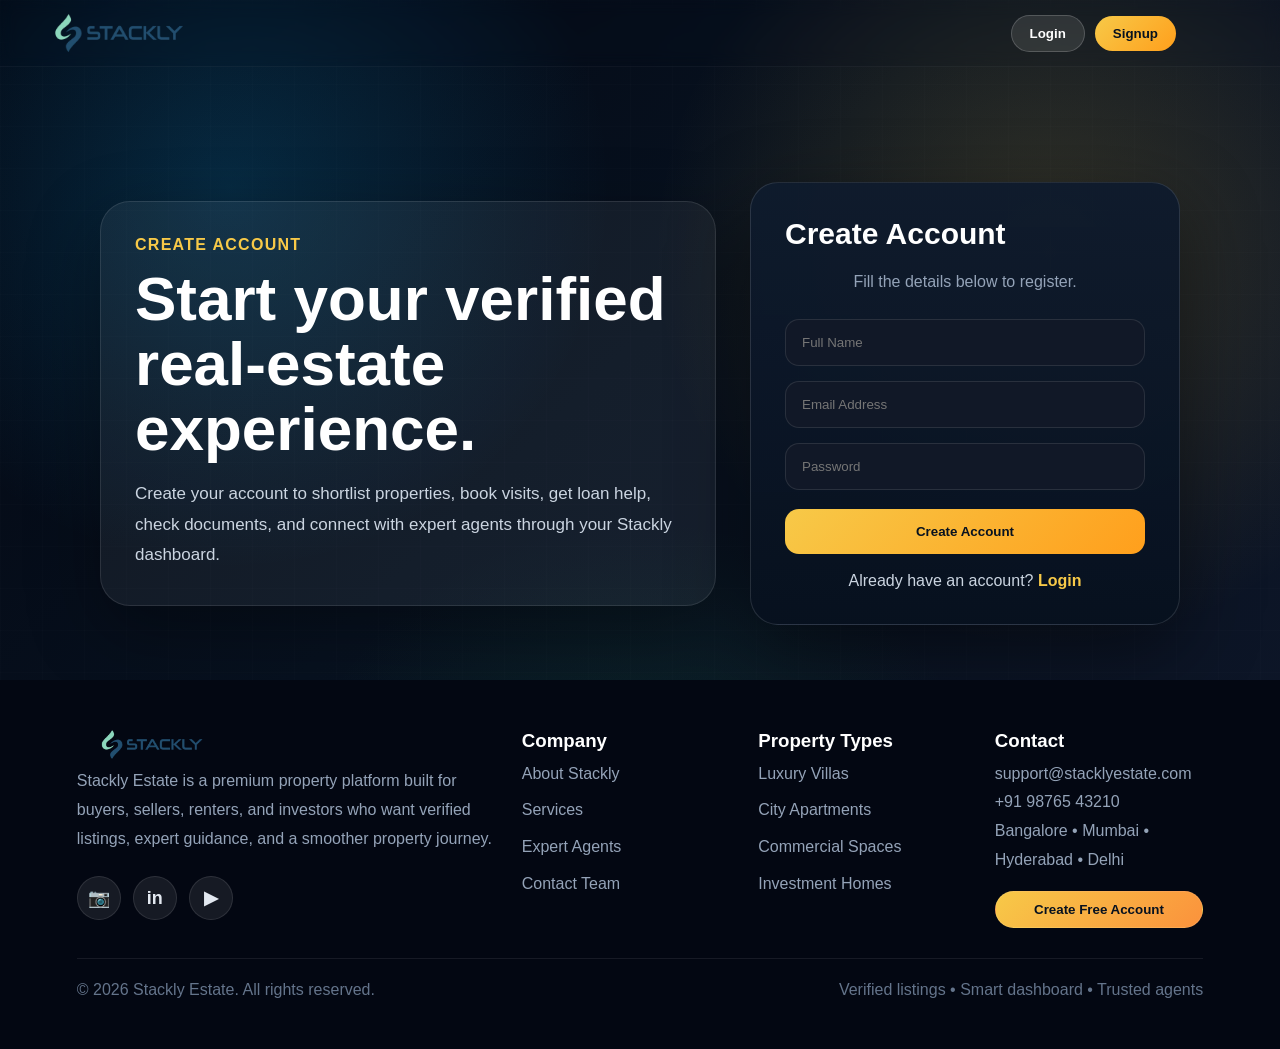
<file: signup.html>
<!DOCTYPE html><html lang="en"><head><meta charset="UTF-8"><meta name="viewport" content="width=device-width,initial-scale=1"><title>Signup - Stackly</title><link rel="stylesheet" href="style.css"></head><body class="auth-page">
<header><nav class="nav"><a class="logo" href="index.html"><img src="assets/logo-dark.webp" alt="Stackly Logo"></a><div class="nav-auth"><button class="nav-btn login-nav-btn" onclick="startAuthLoad('login')">Login</button><button class="nav-btn signup-nav-btn" onclick="startAuthLoad('signup')">Signup</button></div></nav></header>
<main class="auth-screen"><section class="auth-welcome"><span>Create Account</span><h1>Start your verified real-estate experience.</h1><p>Create your account to shortlist properties, book visits, get loan help, check documents, and connect with expert agents through your Stackly dashboard.</p></section><section class="auth-container"><h2>Create Account</h2><p class="auth-note">Fill the details below to register.</p><input id="name" placeholder="Full Name"><input id="email" type="email" placeholder="Email Address"><input id="password" type="password" placeholder="Password"><button onclick="submitSignup()" class="nav-btn">Create Account</button><p>Already have an account? <a href="#" onclick="startAuthLoad('login');return false;">Login</a></p></section></main>
<footer><div class="footer-grid rich-footer"><div><a class="logo" href="index.html"><img src="assets/logo-dark.webp" alt="Stackly Logo"></a><p>Stackly Estate is a premium property platform built for buyers, sellers, renters, and investors who want verified listings, expert guidance, and a smoother property journey.</p><div class="footer-social"><a href="404page.html" aria-label="Instagram">Instagram</a><a href="404page.html" aria-label="LinkedIn">LinkedIn</a><a href="404page.html" aria-label="YouTube">YouTube</a></div></div><div><h3>Company</h3><a href="about.html">About Stackly</a><a href="services.html">Services</a><a href="agents.html">Expert Agents</a><a href="contact.html">Contact Team</a></div><div><h3>Property Types</h3><a href="properties.html">Luxury Villas</a><a href="properties.html">City Apartments</a><a href="properties.html">Commercial Spaces</a><a href="properties.html">Investment Homes</a></div><div><h3>Contact</h3><p>support@stacklyestate.com<br>+91 98765 43210<br>Bangalore • Mumbai • Hyderabad • Delhi</p><button class="footer-btn" onclick="startAuthLoad('signup')">Create Free Account</button></div></div><div class="footer-bottom"><span>© 2026 Stackly Estate. All rights reserved.</span><span>Verified listings • Smart dashboard • Trusted agents</span></div></footer><div id="authLoader" class="auth-loader"><div class="auth-spinner"></div><p>Loading secure page...</p></div>
<script src="script.js"></script>
<script>function submitSignup(){const n=document.getElementById('name').value.trim(),e=document.getElementById('email').value.trim(),p=document.getElementById('password').value.trim();if(!n||!e||!p){alert('Please fill all fields');return;}location='index.html?dashboard=1&name='+encodeURIComponent(n)+'&email='+encodeURIComponent(e);}</script>
</body></html>
</file>
<file: style.css>
*{margin:0;padding:0;box-sizing:border-box;font-family:Arial,sans-serif}html{scroll-behavior:smooth}body{background:#07111f;color:#fff;overflow-x:hidden}a{text-decoration:none;color:inherit}button{cursor:pointer;border:none}:root{--gold:#f7c948;--blue:#0ea5e9;--dark:#07111f;--card:#0f1b2d;--text:#cbd5e1}header{position:fixed;top:0;left:0;width:100%;z-index:1000;background:rgba(7,17,31,.9);backdrop-filter:blur(14px);border-bottom:1px solid rgba(255,255,255,.08)}.nav{max-width:1250px;margin:auto;padding:14px 6%;display:flex;justify-content:space-between;align-items:center}.logo{display:inline-flex;align-items:center}.logo img{width:170px;height:auto;display:block}.sidebar .logo img{width:150px}.nav-links{display:flex;gap:24px;align-items:center}.nav-links a{color:#dbeafe;font-size:15px}.nav-links a:hover,.nav-links a.active{color:var(--gold)}.nav-btn{padding:11px 20px;border-radius:30px;background:linear-gradient(135deg,var(--gold),#ff9f1c);color:#07111f;font-weight:bold}.hamburger{display:none;font-size:28px;color:white}section{padding:90px 6%}.page-hero{padding-top:155px;min-height:58vh;display:flex;align-items:center;background:radial-gradient(circle at 20% 25%,rgba(247,201,72,.22),transparent 30%),radial-gradient(circle at 80% 15%,rgba(14,165,233,.20),transparent 30%),linear-gradient(135deg,#07111f,#0f172a)}.container{max-width:1250px;margin:auto}.section-title{text-align:center;margin-bottom:50px}.section-title span,.eyebrow{color:var(--gold);font-weight:bold}.section-title h2,.page-hero h1{font-size:clamp(34px,5vw,58px);margin-top:10px}.page-hero p{color:var(--text);max-width:780px;line-height:1.7;margin-top:18px;font-size:18px}.hero{min-height:100vh;display:flex;align-items:center;background:radial-gradient(circle at 20% 30%,rgba(247,201,72,.25),transparent 30%),radial-gradient(circle at 80% 10%,rgba(14,165,233,.25),transparent 30%),linear-gradient(135deg,#07111f,#0f172a);padding-top:120px}.hero-grid,.about-grid{display:grid;grid-template-columns:1.1fr .9fr;gap:50px;align-items:center}.hero h1{font-size:clamp(42px,7vw,78px);line-height:1.05}.hero h1 span{color:var(--gold)}.hero p{color:var(--text);margin:24px 0;font-size:18px;line-height:1.7}.hero-actions{display:flex;gap:16px;flex-wrap:wrap}.btn{padding:14px 24px;border-radius:35px;font-weight:bold;display:inline-block}.btn-primary{background:linear-gradient(135deg,var(--gold),#fb923c);color:#07111f}.btn-outline{border:1px solid rgba(255,255,255,.25);color:white;background:transparent}.hero-card{background:rgba(255,255,255,.08);border:1px solid rgba(255,255,255,.12);border-radius:28px;padding:22px;animation:float 4s ease-in-out infinite}.hero-card img,.property img,.blog-img{width:100%;height:230px;object-fit:cover;border-radius:18px;margin-bottom:18px}.hero-card img{height:420px}@keyframes float{0%,100%{transform:translateY(0)}50%{transform:translateY(-18px)}}.grid-2{display:grid;grid-template-columns:repeat(2,1fr);gap:24px}.grid-3{display:grid;grid-template-columns:repeat(3,1fr);gap:24px}.grid-4{display:grid;grid-template-columns:repeat(4,1fr);gap:24px}.card{background:linear-gradient(180deg,#10203a,#0b1628);border:1px solid rgba(255,255,255,.09);border-radius:24px;padding:28px;transition:.35s}.card:hover{transform:translateY(-10px);border-color:var(--gold);box-shadow:0 20px 50px rgba(247,201,72,.14)}.card h3{margin:14px 0;font-size:22px}.card p,.muted{color:var(--text);line-height:1.7}.icon{width:58px;height:58px;border-radius:18px;display:grid;place-items:center;background:rgba(247,201,72,.15);color:var(--gold);font-size:28px}.price{color:var(--gold);font-weight:bold;font-size:22px}.about-img{height:470px;border-radius:28px;background:url('assets/home-exterior.webp') center/cover}.stats{background:#0b1628}.stat{text-align:center}.stat h3{color:var(--gold);font-size:42px}.search-box,.form-box{background:#0b1628;border-radius:26px;padding:28px;display:grid;grid-template-columns:repeat(4,1fr);gap:16px}.form-box{grid-template-columns:1fr}.search-box input,.search-box select,.form-box input,.form-box textarea{padding:15px;border-radius:14px;border:1px solid rgba(255,255,255,.12);background:#07111f;color:white}.form-box textarea{min-height:130px}.agent{text-align:center}.agent img{width:130px;height:130px;object-fit:cover;border-radius:50%;border:4px solid var(--gold)}.testimonial{position:relative}.testimonial::before{content:'“';position:absolute;font-size:90px;color:rgba(247,201,72,.25);top:5px;right:25px}.cta{background:linear-gradient(135deg,#f7c948,#fb923c);color:#07111f;text-align:center}.cta h2{font-size:clamp(32px,5vw,54px)}.cta p{margin:18px auto 26px;max-width:700px;line-height:1.6}.list{margin-top:15px;color:var(--text);line-height:2}.gallery{display:grid;grid-template-columns:2fr 1fr 1fr;gap:18px}.gallery img{width:100%;height:250px;object-fit:cover;border-radius:20px}.gallery img:first-child{height:520px;grid-row:span 2}footer{padding:50px 6%;background:#030712}.footer-grid{max-width:1250px;margin:auto;display:grid;grid-template-columns:2fr 1fr 1fr 1fr;gap:28px}footer p,footer a{color:#94a3b8;line-height:1.8}.auth-modal{position:fixed;inset:0;background:rgba(0,0,0,.75);z-index:2000;display:none;align-items:center;justify-content:center;padding:20px}.auth-box{width:100%;max-width:430px;background:#0b1628;border-radius:26px;padding:32px;border:1px solid rgba(255,255,255,.12)}.auth-box h2{text-align:center;margin-bottom:22px}.auth-box input{width:100%;padding:15px;margin:10px 0;border-radius:14px;border:1px solid rgba(255,255,255,.12);background:#07111f;color:white}.auth-box button{width:100%;margin-top:12px}.auth-switch{text-align:center;margin-top:18px;color:#cbd5e1}.auth-switch span{color:var(--gold);cursor:pointer}.close{float:right;font-size:24px;cursor:pointer}.dashboard{display:none;min-height:100vh;background:#07111f}.sidebar{width:250px;background:#0b1628;padding:26px;position:fixed;height:100%}.sidebar a{display:block;padding:14px;margin:10px 0;border-radius:14px;color:#cbd5e1}.sidebar a:hover,.sidebar a.active{background:rgba(247,201,72,.16);color:var(--gold)}.dash-main{margin-left:250px;padding:30px}.dash-top{display:flex;justify-content:space-between;align-items:center;margin-bottom:30px}.logout{background:#ef4444;color:white;padding:12px 20px;border-radius:25px}.dash-grid{display:grid;grid-template-columns:repeat(4,1fr);gap:20px}.dash-section{margin-top:30px;display:grid;grid-template-columns:2fr 1fr;gap:24px}.table{overflow:auto}table{width:100%;border-collapse:collapse;min-width:600px}td,th{padding:16px;border-bottom:1px solid rgba(255,255,255,.08);text-align:left}.status{color:#22c55e}.reveal{opacity:0;transform:translateY(40px);transition:1s}.reveal.show{opacity:1;transform:translateY(0)}@media(max-width:950px){.hamburger{display:block}.nav-links{position:fixed;top:74px;left:-100%;width:100%;height:calc(100vh - 74px);background:#07111f;flex-direction:column;justify-content:center;transition:.35s}.nav-links.active{left:0}.hero-grid,.about-grid,.grid-2,.grid-3,.grid-4,.search-box,.dash-grid,.footer-grid,.dash-section,.gallery{grid-template-columns:1fr}.gallery img,.gallery img:first-child{height:260px;grid-row:auto}.hero-card img{height:300px}.sidebar{position:relative;width:100%;height:auto}.dash-main{margin-left:0}.dash-top{flex-direction:column;gap:16px;align-items:flex-start}.logo img{width:145px}section{padding:70px 6%}.page-hero{padding-top:130px}}

/* Rich website updates */
.section-title p{max-width:760px;margin:14px auto 0;line-height:1.7}.tag-row{display:flex;gap:8px;flex-wrap:wrap;margin:14px 0}.tag-row span{padding:7px 11px;border-radius:999px;background:rgba(247,201,72,.12);color:var(--gold);font-size:12px;border:1px solid rgba(247,201,72,.22)}.property .btn{margin:6px 6px 0 0}.rich-footer{align-items:start}.rich-footer>div{display:flex;flex-direction:column;gap:8px}.footer-social{display:flex;gap:10px;flex-wrap:wrap;margin-top:12px}.footer-social a,.footer-btn{padding:10px 14px;border-radius:999px;background:rgba(255,255,255,.08);border:1px solid rgba(255,255,255,.1);color:#e2e8f0}.footer-btn{background:linear-gradient(135deg,var(--gold),#fb923c);color:#07111f;font-weight:bold;margin-top:8px}.footer-bottom{max-width:1250px;margin:30px auto 0;padding-top:22px;border-top:1px solid rgba(255,255,255,.08);display:flex;justify-content:space-between;gap:16px;color:#64748b;flex-wrap:wrap}.dash-tab{display:none}.dash-tab.active{display:block}.dashboard .card .btn{margin-top:16px}#toast{position:fixed;right:22px;bottom:22px;background:linear-gradient(135deg,#0b1628,#13233d);border:1px solid rgba(247,201,72,.38);box-shadow:0 18px 40px rgba(0,0,0,.35);padding:14px 18px;color:#fff;border-radius:16px;z-index:3000;opacity:0;transform:translateY(20px);pointer-events:none;transition:.3s;max-width:340px}#toast.show{opacity:1;transform:translateY(0)}.form-box h2{margin-bottom:4px}.page-hero:after,.hero:after{content:"";position:absolute;inset:auto 0 0 0;height:1px;background:linear-gradient(90deg,transparent,var(--gold),transparent)}.page-hero,.hero{position:relative;overflow:hidden}.page-hero .container,.hero .container{position:relative;z-index:1}.page-hero:before,.hero:before{content:"";position:absolute;width:420px;height:420px;border-radius:50%;background:rgba(247,201,72,.08);filter:blur(12px);right:-120px;bottom:-160px}.card{position:relative;overflow:hidden}.card:before{content:"";position:absolute;inset:0;background:linear-gradient(135deg,rgba(255,255,255,.08),transparent 38%);opacity:.55;pointer-events:none}.card>*{position:relative}.agent .btn{margin-top:16px}.search-box button{white-space:nowrap}.sidebar a{cursor:pointer}.sidebar .logo{cursor:pointer}.dashboard{animation:dashFade .35s ease}@keyframes dashFade{from{opacity:0}to{opacity:1}}
@media(max-width:950px){.footer-bottom{flex-direction:column}.property .btn{width:100%;text-align:center}.nav-links{z-index:999}.search-box button{width:100%}#toast{left:14px;right:14px;bottom:14px}.sidebar{display:grid;grid-template-columns:repeat(2,1fr);gap:8px}.sidebar .logo{grid-column:1/-1}.sidebar a{margin:0}.dash-main{padding:22px}.auth-box{margin-top:30px}}
@media(max-width:560px){.sidebar{grid-template-columns:1fr}.hero-actions .btn{width:100%;text-align:center}.page-hero h1,.section-title h2{font-size:34px}.hero p,.page-hero p{font-size:16px}.card{padding:22px}.footer-grid{gap:34px}.logo img{width:132px}}



/* Requested visual/layout updates */
header{
  background:rgba(7,17,31,.38) !important;
  backdrop-filter:blur(10px);
  -webkit-backdrop-filter:blur(10px);
  border-bottom:1px solid rgba(255,255,255,.06);
}
header.scrolled{background:rgba(7,17,31,.68) !important;}
.nav{position:relative;justify-content:flex-start;min-height:76px;}
.nav .logo{position:relative;z-index:2;margin-right:auto;}
.nav-links{
  position:absolute;
  left:50%;
  transform:translateX(-50%);
  justify-content:center;
  width:max-content;
}
.nav-btn{margin-left:8px;}
.hero,.page-hero{
  background:
    linear-gradient(135deg,rgba(7,17,31,.80),rgba(15,23,42,.72)),
    url('assets/hero-villa.webp') center/cover fixed !important;
}
.hero::before,.page-hero::before{
  content:"";
  position:absolute;
  inset:0;
  width:auto;height:auto;border-radius:0;filter:none;
  background:
    radial-gradient(circle at 16% 24%,rgba(247,201,72,.28),transparent 24%),
    radial-gradient(circle at 80% 18%,rgba(14,165,233,.24),transparent 26%),
    radial-gradient(circle at 55% 86%,rgba(236,72,153,.18),transparent 28%);
  pointer-events:none;
}
.hero::after,.page-hero::after{
  content:"";
  position:absolute;
  right:5%;bottom:7%;
  width:220px;height:150px;
  border-radius:28px;
  background:url('assets/luxury-interior.webp') center/cover;
  box-shadow:0 25px 70px rgba(0,0,0,.45);
  border:1px solid rgba(255,255,255,.18);
  animation:floatEstate 5s ease-in-out infinite;
}
.hero .container::before,.page-hero .container::before{
  content:"";
  position:absolute;
  right:29%;top:12%;
  width:145px;height:105px;
  border-radius:22px;
  background:url('assets/living-room.webp') center/cover;
  box-shadow:0 18px 50px rgba(0,0,0,.38);
  border:1px solid rgba(255,255,255,.18);
  animation:floatEstate 6.5s ease-in-out infinite reverse;
}
@keyframes floatEstate{0%,100%{transform:translateY(0) rotate(-2deg)}50%{transform:translateY(-18px) rotate(2deg)}}
.card:nth-child(6n+1){background:linear-gradient(135deg,#12213f,#243b74);}
.card:nth-child(6n+2){background:linear-gradient(135deg,#112d27,#0f766e);}
.card:nth-child(6n+3){background:linear-gradient(135deg,#361b4f,#7e22ce);}
.card:nth-child(6n+4){background:linear-gradient(135deg,#3b1d1d,#dc2626);}
.card:nth-child(6n+5){background:linear-gradient(135deg,#342709,#b7791f);}
.card:nth-child(6n){background:linear-gradient(135deg,#092f3a,#0284c7);}
.icon{background:rgba(255,255,255,.16);color:#fff;}
.footer-social a{
  width:42px;height:42px;padding:0;
  display:inline-grid;place-items:center;
  font-size:0;border-radius:50%;
}
.footer-social a::before{font-size:18px;font-weight:700;line-height:1;}
.footer-social a[href*="404page"]:nth-child(1)::before{content:"📷";}
.footer-social a[href*="404page"]:nth-child(2)::before{content:"in";font-family:Arial,sans-serif;}
.footer-social a[href*="404page"]:nth-child(3)::before{content:"▶";}
@media(max-width:950px){
  .nav{justify-content:space-between;min-height:64px;}
  .nav-links{position:fixed;top:74px;left:-100%;transform:none;width:100%;height:calc(100vh - 74px);background:rgba(7,17,31,.96);}
  .nav-links.active{left:0;}
  .hero,.page-hero{background-attachment:scroll !important;}
  .hero::after,.page-hero::after{width:150px;height:100px;right:4%;bottom:4%;opacity:.75;}
  .hero .container::before,.page-hero .container::before{display:none;}
}


/* Final header alignment + requested hero cleanup */
header{
  background:rgba(7,17,31,.05) !important;
  backdrop-filter:blur(8px);
  -webkit-backdrop-filter:blur(8px);
  border-bottom:1px solid rgba(255,255,255,.04) !important;
}
header.scrolled{background:rgba(7,17,31,.22) !important;}
.nav{
  max-width:100%;
  width:100%;
  padding:10px 5%;
  min-height:66px;
  display:grid;
  grid-template-columns:auto 1fr auto auto;
  align-items:center;
  gap:20px;
  justify-content:normal;
}
.nav .logo{
  justify-self:start;
  margin:0 !important;
  position:relative;
  z-index:3;
}
.logo img{width:150px;max-height:48px;object-fit:contain;}
.nav-links{
  position:static !important;
  transform:none !important;
  width:auto !important;
  display:flex;
  justify-content:center;
  align-items:center;
  gap:22px;
}
.nav-auth{
  display:flex;
  align-items:center;
  gap:10px;
  justify-self:end;
}
.nav-auth-mobile{display:none;}
.nav-btn{margin-left:0;padding:10px 18px;white-space:nowrap;}
.login-nav-btn{background:rgba(255,255,255,.10);color:#fff;border:1px solid rgba(255,255,255,.18);}
.signup-nav-btn{background:linear-gradient(135deg,var(--gold),#ff9f1c);color:#07111f;}
.hero::after,.page-hero::after,.hero .container::before,.page-hero .container::before{
  display:none !important;
  content:none !important;
}
.hero,.page-hero{
  background:
    linear-gradient(135deg,rgba(7,17,31,.78),rgba(15,23,42,.70)),
    url('assets/hero-villa.webp') center/cover no-repeat !important;
  background-attachment:scroll !important;
}
.hero-card{animation:none !important;}
@media(max-width:1100px){
  .nav{grid-template-columns:auto 1fr auto;}
  .nav-auth{display:none;}
  .hamburger{display:block;justify-self:end;}
  .nav-links{
    position:fixed !important;
    top:66px !important;
    left:-100% !important;
    width:100% !important;
    height:calc(100vh - 66px) !important;
    background:rgba(7,17,31,.96) !important;
    backdrop-filter:blur(14px);
    -webkit-backdrop-filter:blur(14px);
    flex-direction:column;
    justify-content:center;
    gap:22px;
    z-index:999;
    transition:left .35s ease;
  }
  .nav-links.active{left:0 !important;}
  .nav-auth-mobile{display:flex;gap:12px;flex-wrap:wrap;justify-content:center;margin-top:8px;}
  .nav-auth-mobile .nav-btn{min-width:118px;}
}
@media(max-width:560px){
  .nav{padding:8px 4%;min-height:62px;grid-template-columns:auto 1fr auto;gap:12px;}
  .logo img{width:125px;max-height:42px;}
  .nav-links{top:62px !important;height:calc(100vh - 62px) !important;}
  .hamburger{font-size:26px;}
}

/* Dashboard hamburger + logo/social final fixes */
.nav > .logo img{width:190px;max-height:58px;object-fit:contain;display:block;}
.nav{padding-left:24px;padding-right:5%;}
.footer-social{display:flex;align-items:center;justify-content:flex-start;gap:12px;flex-wrap:wrap;min-height:46px;}
.footer-social a{flex:0 0 44px;width:44px;height:44px;display:inline-flex !important;align-items:center;justify-content:center;text-align:center;line-height:1;margin:0;}
.rich-footer .footer-social{margin-top:14px;}
.dashboard{position:relative;}
.dash-menu-btn{display:none;position:fixed;top:14px;left:14px;z-index:2600;width:46px;height:46px;border-radius:14px;background:linear-gradient(135deg,var(--gold),#fb923c);color:#07111f;font-size:24px;font-weight:900;box-shadow:0 14px 34px rgba(0,0,0,.35);}
.dash-overlay{display:none;position:fixed;inset:0;background:rgba(0,0,0,.55);z-index:2100;}
.dash-overlay.active{display:block;}
.sidebar .dash-close{display:none;}
@media(max-width:950px){
  .nav > .logo img{width:165px;max-height:54px;}
  .nav{padding-left:14px;}
  .footer-social{justify-content:center;}
  footer .logo{justify-content:center;}
  footer .rich-footer>div:first-child{text-align:center;align-items:center;}
  .dashboard{display:none;}
  .dashboard .dash-menu-btn{display:block;}
  .dashboard .sidebar{position:fixed;left:-285px;top:0;width:275px;height:100vh;display:block;z-index:2400;transition:left .32s ease;overflow-y:auto;padding-top:72px;box-shadow:22px 0 60px rgba(0,0,0,.38);}
  .dashboard .sidebar.open{left:0;}
  .dashboard .sidebar .logo{position:absolute;top:15px;left:22px;margin:0;}
  .dashboard .sidebar .logo img{width:150px;max-height:48px;}
  .sidebar .dash-close{display:grid;place-items:center;position:absolute;top:15px;right:14px;width:40px;height:40px;border-radius:12px;background:rgba(255,255,255,.10);color:#fff;font-size:24px;cursor:pointer;}
  .dash-main{margin-left:0 !important;padding:78px 16px 24px;}
  .dash-top{background:rgba(11,22,40,.7);padding:18px;border-radius:22px;}
  .dash-grid,.dash-section{grid-template-columns:1fr !important;}
}
@media(max-width:560px){
  .nav > .logo img{width:150px;max-height:50px;}
  .footer-social a{width:42px;height:42px;flex-basis:42px;}
}


/* ===== FINAL DASHBOARD RIGHT HAMBURGER + MULTI COLOR THEME ===== */
body.dashboard-mode{overflow-x:hidden;}
#dashboard.dashboard{overflow-x:hidden;}
.dashboard{
  color:#eef6ff;
  background:
    radial-gradient(circle at 12% 10%, rgba(56,189,248,.28), transparent 28%),
    radial-gradient(circle at 86% 12%, rgba(168,85,247,.28), transparent 30%),
    radial-gradient(circle at 36% 92%, rgba(34,197,94,.22), transparent 30%),
    linear-gradient(135deg,#06121f 0%,#172554 45%,#312e81 100%) !important;
}
.dashboard .sidebar{
  background:linear-gradient(180deg,#07111f 0%,#111827 45%,#312e81 100%) !important;
  border-right:1px solid rgba(255,255,255,.12);
  box-shadow:16px 0 45px rgba(0,0,0,.28);
}
.dashboard .sidebar a:not(.logo){
  color:#e2e8f0 !important;
  font-weight:700;
}
.dashboard .sidebar a.active,
.dashboard .sidebar a:not(.logo):hover{
  background:linear-gradient(135deg,#22c55e,#38bdf8,#a855f7) !important;
  color:#06121f !important;
}
.dashboard .dash-top{
  background:linear-gradient(135deg,rgba(56,189,248,.22),rgba(168,85,247,.20),rgba(34,197,94,.16)) !important;
  border:1px solid rgba(255,255,255,.18) !important;
  color:#fff !important;
  backdrop-filter:blur(16px);
}
.dashboard .dash-top .muted{color:#dbeafe !important;}
.dashboard .card{
  color:#fff !important;
  background:linear-gradient(135deg,rgba(15,23,42,.90),rgba(30,41,59,.82)) !important;
  border:1px solid rgba(255,255,255,.16) !important;
  box-shadow:0 18px 45px rgba(0,0,0,.20) !important;
}
.dashboard .card:nth-child(4n+1){background:linear-gradient(135deg,#0f766e,#172554) !important;}
.dashboard .card:nth-child(4n+2){background:linear-gradient(135deg,#7c3aed,#1e1b4b) !important;}
.dashboard .card:nth-child(4n+3){background:linear-gradient(135deg,#ea580c,#7f1d1d) !important;}
.dashboard .card:nth-child(4n+4){background:linear-gradient(135deg,#2563eb,#064e3b) !important;}
.dashboard .muted,.dashboard .card p{color:#e0f2fe !important;}
.dashboard .price{color:#fef08a !important;}
.dashboard .btn-outline{border-color:rgba(255,255,255,.45) !important;color:#fff !important;}
.dashboard .logout{background:linear-gradient(135deg,#ef4444,#f97316) !important;color:#fff !important;border:0;}
.dashboard .profile-action{background:linear-gradient(135deg,var(--gold),#38bdf8) !important;color:#07111f !important;border:0;}
.dashboard .dash-actions{display:flex;align-items:center;gap:12px;flex-wrap:wrap;justify-content:flex-end;}
.dashboard .notification-action{position:relative;width:46px;height:46px;border-radius:16px;background:rgba(255,255,255,.14);border:1px solid rgba(255,255,255,.24);color:#fff;display:grid;place-items:center;font-weight:900;box-shadow:inset 0 1px 0 rgba(255,255,255,.14);}
.dashboard .notification-action:hover{background:rgba(255,255,255,.22);}
.dashboard .notification-icon{font-size:20px;line-height:1;}
.dashboard .notification-badge{position:absolute;top:-6px;right:-6px;min-width:20px;height:20px;padding:0 5px;border-radius:999px;background:#ef4444;color:#fff;border:2px solid #172554;font-size:11px;line-height:16px;display:grid;place-items:center;}
.dashboard .profile-action{min-height:46px;border-radius:18px;padding:7px 14px 7px 8px;display:inline-flex;align-items:center;gap:10px;font-weight:900;}
.dashboard .profile-avatar{width:32px;height:32px;border-radius:50%;display:grid;place-items:center;background:#07111f;color:var(--gold);font-size:15px;box-shadow:inset 0 0 0 1px rgba(255,255,255,.16);}
.dashboard .profile-name{max-width:150px;overflow:hidden;text-overflow:ellipsis;white-space:nowrap;}
.dashboard .sidebar-logout{background:rgba(239,68,68,.14) !important;color:#fecaca !important;border:1px solid rgba(248,113,113,.28);}
.dashboard .sidebar-logout:hover{background:linear-gradient(135deg,#ef4444,#f97316) !important;color:#fff !important;}
.dash-mobile-header{display:none;}
@media(max-width:992px){
  body.dashboard-mode #dashboard{display:block !important;}
  .dash-mobile-header{
    display:flex !important;
    align-items:center;
    justify-content:space-between;
    position:sticky;
    top:0;
    z-index:2700;
    padding:12px 14px;
    background:rgba(7,17,31,.94) !important;
    border-bottom:1px solid rgba(255,255,255,.14);
    backdrop-filter:blur(14px);
  }
  .dash-mobile-brand{display:flex;align-items:center;}
  .dash-mobile-brand img{width:120px;max-height:45px;object-fit:contain;}
  .dashboard .dash-menu-btn{
    display:grid !important;
    place-items:center;
    position:relative !important;
    top:auto !important;
    left:auto !important;
    right:auto !important;
    margin-left:auto;
    order:2;
    width:46px;
    height:46px;
    border:0;
    border-radius:14px;
    background:linear-gradient(135deg,#22c55e,#38bdf8,#a855f7) !important;
    color:#06121f !important;
    font-size:24px;
    font-weight:900;
    box-shadow:0 12px 32px rgba(0,0,0,.32);
    cursor:pointer;
  }
  .dashboard .dash-overlay,
  .dashboard.sidebar-open .dash-overlay.active,
  .dashboard .dash-overlay.active{
    position:fixed;
    inset:0;
    background:rgba(2,6,23,.68);
    backdrop-filter:blur(5px);
    z-index:2400;
  }
  .dashboard.sidebar-open .dash-overlay,
  .dashboard .dash-overlay.active{display:block !important;}
  .dashboard .sidebar{
    position:fixed !important;
    top:0 !important;
    left:auto !important;
    right:-310px !important;
    width:min(86vw,300px) !important;
    max-width:300px;
    height:100vh !important;
    z-index:2500 !important;
    padding:76px 18px 22px !important;
    overflow-y:auto;
    overflow-x:hidden;
    transition:right .32s ease !important;
    box-shadow:-22px 0 60px rgba(0,0,0,.42) !important;
  }
  .dashboard.sidebar-open .sidebar,
  .dashboard .sidebar.open{right:0 !important;left:auto !important;}
  .dashboard .sidebar .logo{position:absolute !important;top:16px !important;left:18px !important;margin:0 !important;display:flex !important;}
  .dashboard .sidebar .logo img{width:135px !important;max-height:44px !important;}
  .sidebar .dash-close,
  .dashboard .sidebar .dash-close{
    display:grid !important;
    place-items:center;
    position:absolute !important;
    top:17px !important;
    right:16px !important;
    width:40px;
    height:40px;
    border:0;
    border-radius:12px;
    background:rgba(255,255,255,.14);
    color:#fff;
    font-size:25px;
    cursor:pointer;
  }
  .dash-main{margin-left:0 !important;width:100% !important;padding:18px 14px 28px !important;}
  .dash-top{margin-top:14px;}
  .dash-grid,.dash-section,.dashboard .grid-3,.dashboard .grid-2{grid-template-columns:1fr !important;}
  .dashboard table{min-width:560px;}
  .dashboard .table{overflow-x:auto;}
}
@media(max-width:560px){
  .dash-mobile-brand img{width:105px;}
  .dashboard .dash-menu-btn{width:44px;height:44px;}
  .dash-main{padding:14px 12px 24px !important;}
  .dashboard .card{padding:20px !important;}
}


/* ===== RICH GLITCH-FREE DASHBOARD THREE-DOT MENU UPDATE ===== */
body.dash-menu-lock{overflow:hidden !important;}
.dashboard .dash-close{display:none !important;visibility:hidden !important;pointer-events:none !important;}
.dashboard .dash-mobile-header{
  display:none;
}
.dashboard .dash-menu-btn{
  display:none;
}
@media(max-width:992px){
  body.dashboard-mode #dashboard{display:block !important;}
  .dashboard{
    width:100% !important;
    max-width:100vw !important;
    overflow-x:hidden !important;
  }
  .dashboard .dash-mobile-header{
    display:flex !important;
    align-items:center !important;
    justify-content:space-between !important;
    gap:14px !important;
    position:sticky !important;
    top:0 !important;
    z-index:2800 !important;
    min-height:68px !important;
    padding:10px 14px !important;
    background:linear-gradient(135deg,rgba(7,17,31,.96),rgba(30,41,59,.90),rgba(49,46,129,.88)) !important;
    border-bottom:1px solid rgba(255,255,255,.18) !important;
    box-shadow:0 16px 40px rgba(0,0,0,.28) !important;
    backdrop-filter:blur(18px) !important;
    -webkit-backdrop-filter:blur(18px) !important;
  }
  .dashboard .dash-mobile-brand{
    display:flex !important;
    align-items:center !important;
    min-width:0 !important;
  }
  .dashboard .dash-mobile-brand img{
    width:126px !important;
    max-height:46px !important;
    object-fit:contain !important;
    display:block !important;
  }
  .dashboard .dash-menu-btn{
    display:flex !important;
    align-items:center !important;
    justify-content:center !important;
    gap:4px !important;
    flex:0 0 48px !important;
    width:48px !important;
    height:48px !important;
    position:static !important;
    margin-left:auto !important;
    border:1px solid rgba(255,255,255,.32) !important;
    border-radius:18px !important;
    background:linear-gradient(135deg,#22c55e,#38bdf8,#a855f7,#f97316) !important;
    color:#fff !important;
    box-shadow:0 12px 30px rgba(56,189,248,.30), inset 0 1px 0 rgba(255,255,255,.35) !important;
    cursor:pointer !important;
    transform:none !important;
  }
  .dashboard .dash-menu-btn span{
    width:6px !important;
    height:6px !important;
    border-radius:999px !important;
    background:#fff !important;
    display:block !important;
    box-shadow:0 0 10px rgba(255,255,255,.75) !important;
  }
  .dashboard.sidebar-open .dash-menu-btn{
    box-shadow:0 0 0 4px rgba(56,189,248,.16),0 16px 34px rgba(168,85,247,.35) !important;
  }
  .dashboard .dash-overlay{
    display:block !important;
    opacity:0 !important;
    pointer-events:none !important;
    position:fixed !important;
    inset:0 !important;
    z-index:2450 !important;
    background:rgba(2,6,23,.62) !important;
    backdrop-filter:blur(7px) !important;
    -webkit-backdrop-filter:blur(7px) !important;
    transition:opacity .25s ease !important;
  }
  .dashboard.sidebar-open .dash-overlay{
    opacity:1 !important;
    pointer-events:auto !important;
  }
  .dashboard .sidebar{
    display:block !important;
    position:fixed !important;
    top:0 !important;
    left:auto !important;
    right:0 !important;
    width:min(84vw,310px) !important;
    height:100dvh !important;
    z-index:2500 !important;
    padding:86px 18px 24px !important;
    overflow-y:auto !important;
    overflow-x:hidden !important;
    transform:translateX(112%) !important;
    transition:transform .34s cubic-bezier(.22,.9,.22,1) !important;
    background:
      radial-gradient(circle at 25% 6%,rgba(56,189,248,.24),transparent 30%),
      radial-gradient(circle at 90% 20%,rgba(249,115,22,.22),transparent 26%),
      linear-gradient(180deg,#07111f,#172554 52%,#312e81) !important;
    border-left:1px solid rgba(255,255,255,.20) !important;
    box-shadow:-28px 0 70px rgba(0,0,0,.46) !important;
  }
  .dashboard.sidebar-open .sidebar{
    transform:translateX(0) !important;
  }
  .dashboard .sidebar .logo{
    position:absolute !important;
    top:18px !important;
    left:18px !important;
    margin:0 !important;
    display:flex !important;
    pointer-events:auto !important;
  }
  .dashboard .sidebar .logo img{
    width:140px !important;
    max-height:46px !important;
    object-fit:contain !important;
  }
  .dashboard .sidebar a:not(.logo){
    margin:9px 0 !important;
    padding:15px 16px !important;
    border-radius:18px !important;
    background:rgba(255,255,255,.08) !important;
    border:1px solid rgba(255,255,255,.12) !important;
    box-shadow:inset 0 1px 0 rgba(255,255,255,.10) !important;
  }
  .dashboard .sidebar a.active,
  .dashboard .sidebar a:not(.logo):hover{
    background:linear-gradient(135deg,#22c55e,#38bdf8,#a855f7) !important;
    color:#06121f !important;
  }
  .dash-main{
    margin-left:0 !important;
    width:100% !important;
    padding:18px 14px 28px !important;
    overflow-x:hidden !important;
  }
}
@media(max-width:560px){
  .dashboard .dash-mobile-header{min-height:64px !important;padding:9px 12px !important;}
  .dashboard .dash-mobile-brand img{width:112px !important;}
  .dashboard .dash-menu-btn{width:46px !important;height:46px !important;flex-basis:46px !important;border-radius:16px !important;}
  .dashboard .sidebar{width:min(88vw,300px) !important;padding-top:82px !important;}
}

@media(max-width:992px){
  .dashboard .dash-top{
    display:grid !important;
    grid-template-columns:1fr !important;
    align-items:start !important;
    gap:14px !important;
    margin:14px 0 18px !important;
    padding:16px !important;
  }
  .dashboard .dash-top>div:first-child{
    min-width:0 !important;
  }
  .dashboard .dash-top h1{
    line-height:1.16 !important;
    overflow-wrap:anywhere !important;
  }
  .dashboard .dash-actions{
    width:100% !important;
    display:flex !important;
    align-items:center !important;
    justify-content:flex-end !important;
    flex-wrap:nowrap !important;
    gap:10px !important;
    order:2 !important;
  }
  .dashboard .notification-action{
    flex:0 0 46px !important;
  }
  .dashboard .profile-action{
    flex:0 1 auto !important;
    max-width:calc(100% - 56px) !important;
    min-width:0 !important;
  }
  .dashboard .profile-name{
    min-width:0 !important;
    max-width:180px !important;
  }
  .dashboard .dash-section{
    margin-top:18px !important;
  }
}
@media(max-width:560px){
  .dashboard .dash-top{
    padding:14px !important;
    gap:12px !important;
  }
  .dashboard .dash-actions{
    justify-content:space-between !important;
    gap:8px !important;
  }
  .dashboard .notification-action{
    width:44px !important;
    height:44px !important;
    flex-basis:44px !important;
    border-radius:15px !important;
  }
  .dashboard .profile-action{
    flex:1 1 auto !important;
    max-width:calc(100% - 52px) !important;
    min-height:44px !important;
    padding:6px 10px 6px 7px !important;
  }
  .dashboard .profile-avatar{
    width:30px !important;
    height:30px !important;
    flex:0 0 30px !important;
  }
  .dashboard .profile-name{
    max-width:none !important;
  }
}

/* Contact form inline validation */
.field-group{display:flex;flex-direction:column;gap:6px}
.field-error{min-height:17px;color:#ff6b6b;font-size:13px;font-weight:700;letter-spacing:.01em}
.form-box input.error-input,.form-box textarea.error-input{border-color:#ff4d4d !important;box-shadow:0 0 0 3px rgba(255,77,77,.16),0 0 18px rgba(255,77,77,.20) !important;background:#120b12 !important}
.form-box input.error-input::placeholder,.form-box textarea.error-input::placeholder{color:#ff9a9a}
.form-box input:focus,.form-box textarea:focus{outline:none;border-color:var(--gold);box-shadow:0 0 0 3px rgba(247,201,72,.14)}
@media(max-width:560px){.field-error{font-size:12px}.form-box{padding:22px}}

/* Login / signup box validation message */
.login-error{
  min-height:20px;
  color:#ff6b6b;
  font-size:14px;
  font-weight:700;
  margin:6px 0 2px;
  text-align:left;
  letter-spacing:.01em;
}
.auth-box input.auth-error-input{
  border-color:#ff4d4d !important;
  box-shadow:0 0 0 3px rgba(255,77,77,.16),0 0 18px rgba(255,77,77,.20) !important;
  background:#120b12 !important;
}
.auth-box input.auth-error-input::placeholder{color:#ff9a9a}


/* ===== Requested fixes: active module highlight + forgot/action UI ===== */
.nav-links a.active-module{
  color:#07111f !important;
  background:linear-gradient(135deg,var(--gold,#f7c948),#fb923c) !important;
  box-shadow:0 10px 26px rgba(247,201,72,.28);
}
.module-heading-highlight{
  display:inline-block;
  padding:8px 16px;
  border-radius:999px;
  background:linear-gradient(135deg,var(--gold,#f7c948),#fb923c);
  color:#07111f !important;
  box-shadow:0 12px 28px rgba(247,201,72,.25);
}
.forgot-link{
  display:inline-block;
  margin-top:12px;
  color:var(--gold,#f7c948);
  font-weight:700;
  text-decoration:none;
  cursor:pointer;
}
.forgot-link:hover{text-decoration:underline;}
#articlePanel{margin-top:24px;}
#articlePanel .card{border:1px solid rgba(247,201,72,.30);}
.service-action-note{margin-top:14px;padding:12px 14px;border-radius:14px;background:rgba(247,201,72,.10);border:1px solid rgba(247,201,72,.25);}

/* ===== FINAL HERO ALIGNMENT + MOBILE RESPONSIVE FIXES ===== */
.hero,
.page-hero{
  position:relative;
  overflow:hidden;
  isolation:isolate;
}
.hero > .container,
.page-hero > .container{
  position:relative;
  z-index:2;
}
.hero-grid{
  width:100%;
  min-height:calc(100vh - 120px);
  display:grid !important;
  grid-template-columns:minmax(0,1.04fr) minmax(320px,.96fr) !important;
  align-items:center !important;
  gap:clamp(28px,5vw,68px) !important;
}
.hero-grid > div:first-child{
  max-width:720px;
  display:flex;
  flex-direction:column;
  align-items:flex-start;
  justify-content:center;
}
.hero h1{
  margin:10px 0 0 !important;
  max-width:760px;
  line-height:1.04 !important;
  letter-spacing:-.035em;
  text-wrap:balance;
}
.hero h1 span{
  display:inline-block;
  vertical-align:baseline;
  line-height:1.04;
  white-space:normal;
}
.hero p{
  max-width:690px;
}
.hero .eyebrow,
.page-hero .eyebrow{
  display:inline-flex;
  align-items:center;
  width:max-content;
  max-width:100%;
  padding:8px 15px;
  border-radius:999px;
  background:rgba(247,201,72,.14);
  border:1px solid rgba(247,201,72,.28);
  line-height:1.2;
}
.hero-actions{
  width:100%;
  display:flex !important;
  align-items:center;
  justify-content:flex-start;
  gap:14px !important;
  flex-wrap:wrap !important;
}
.hero-actions .btn{
  display:inline-flex;
  align-items:center;
  justify-content:center;
  min-height:48px;
  white-space:nowrap;
}
.hero-card{
  width:100%;
  max-width:520px;
  justify-self:end;
  margin:0 !important;
  padding:18px !important;
  border-radius:30px !important;
}
.hero-card img{
  display:block;
  width:100% !important;
  height:clamp(320px,42vw,470px) !important;
  object-fit:cover !important;
  object-position:center !important;
  margin:0 !important;
  border-radius:22px !important;
}
.module-heading-highlight{
  width:fit-content;
  max-width:100%;
  line-height:1.15 !important;
  text-align:left;
  box-decoration-break:clone;
  -webkit-box-decoration-break:clone;
}
.search-box{
  align-items:stretch;
}
.search-box .btn,
.form-box .btn,
.card .btn{
  min-height:48px;
}
img{
  max-width:100%;
}
@media(max-width:1100px){
  .hero{
    min-height:auto !important;
    padding-top:120px !important;
    padding-bottom:70px !important;
  }
  .hero-grid{
    min-height:auto;
    grid-template-columns:1fr !important;
    text-align:center;
    justify-items:center;
  }
  .hero-grid > div:first-child{
    align-items:center;
    max-width:850px;
  }
  .hero h1,
  .hero p{
    text-align:center;
    margin-left:auto;
    margin-right:auto;
  }
  .hero-actions{
    justify-content:center !important;
  }
  .hero-card{
    justify-self:center;
    max-width:680px;
    width:min(100%,680px);
  }
  .hero-card img{
    height:clamp(280px,48vw,430px) !important;
  }
  .grid-4{
    grid-template-columns:repeat(2,1fr) !important;
  }
  .footer-grid{
    grid-template-columns:1.4fr 1fr 1fr !important;
  }
}
@media(max-width:768px){
  section{
    padding:64px 5% !important;
  }
  .hero{
    padding-top:105px !important;
    padding-bottom:56px !important;
  }
  .page-hero{
    min-height:auto !important;
    padding-top:125px !important;
    padding-bottom:58px !important;
    text-align:center;
  }
  .page-hero .container{
    display:flex;
    flex-direction:column;
    align-items:center;
  }
  .page-hero h1,
  .section-title h2{
    line-height:1.12 !important;
    text-wrap:balance;
  }
  .page-hero p{
    text-align:center;
    margin-left:auto;
    margin-right:auto;
  }
  .hero h1{
    font-size:clamp(34px,11vw,54px) !important;
  }
  .hero p,
  .page-hero p{
    font-size:16px !important;
    line-height:1.65 !important;
  }
  .hero-actions{
    gap:12px !important;
  }
  .hero-actions .btn{
    width:min(100%,320px);
  }
  .hero-card{
    padding:12px !important;
    border-radius:24px !important;
  }
  .hero-card img{
    height:260px !important;
    border-radius:18px !important;
  }
  .grid-2,
  .grid-3,
  .grid-4,
  .about-grid,
  .search-box,
  .footer-grid,
  .gallery{
    grid-template-columns:1fr !important;
  }
  .search-box{
    padding:22px !important;
  }
  .search-box input,
  .search-box select,
  .search-box button{
    width:100%;
  }
  .gallery img,
  .gallery img:first-child,
  .about-img{
    height:260px !important;
    grid-row:auto !important;
  }
  .property img,
  .blog-img,
  .hero-card img{
    object-position:center;
  }
  footer,
  .footer-grid{
    text-align:center;
  }
  footer .logo,
  .footer-social{
    justify-content:center !important;
  }
}
@media(max-width:480px){
  .hero{
    padding-top:96px !important;
  }
  .hero h1{
    font-size:clamp(31px,10.5vw,42px) !important;
    letter-spacing:-.025em;
  }
  .hero h1 span{
    display:inline;
  }
  .hero .eyebrow,
  .page-hero .eyebrow{
    font-size:13px;
    padding:7px 12px;
  }
  .hero-actions .btn,
  .btn,
  .nav-btn{
    width:100%;
    max-width:320px;
    text-align:center;
  }
  .nav-auth-mobile .nav-btn{
    width:auto;
  }
  .hero-card img{
    height:220px !important;
  }
  .card{
    padding:22px !important;
  }
  .module-heading-highlight{
    display:inline-block;
    text-align:center;
    padding:7px 12px;
  }
}

/* Home hero alignment fix */
.hero#home{
  min-height:100svh !important;
  display:flex !important;
  align-items:center !important;
  padding-top:96px !important;
  padding-bottom:48px !important;
}
.hero#home > .hero-grid{
  min-height:0 !important;
  width:100%;
}
.hero#home .hero-grid{
  grid-template-columns:minmax(0,1fr) minmax(360px,520px) !important;
  align-items:center !important;
}
.hero#home .hero-grid > .reveal:first-child{
  align-self:center;
}
.hero#home .hero-card{
  align-self:center;
}
@media(max-width:1100px){
  .hero#home{
    min-height:auto !important;
    padding-top:104px !important;
    padding-bottom:60px !important;
  }
  .hero#home .hero-grid{
    grid-template-columns:1fr !important;
    gap:34px !important;
  }
}
@media(max-width:560px){
  .hero#home{
    padding-top:92px !important;
    padding-bottom:46px !important;
  }
}


/* ===== Auth page separate background + 5 second loading ===== */
body.auth-page{
  min-height:100vh;
  display:flex;
  flex-direction:column;
  background:
    radial-gradient(circle at 18% 18%, rgba(14,165,233,.20), transparent 28%),
    radial-gradient(circle at 82% 24%, rgba(247,201,72,.18), transparent 30%),
    radial-gradient(circle at 50% 85%, rgba(34,197,94,.13), transparent 34%),
    linear-gradient(135deg,#030712 0%,#07111f 42%,#0f172a 100%);
  color:#fff;
}
body.auth-page::before{
  content:"";
  position:fixed;
  inset:0;
  pointer-events:none;
  background-image:linear-gradient(rgba(255,255,255,.035) 1px, transparent 1px),linear-gradient(90deg,rgba(255,255,255,.035) 1px, transparent 1px);
  background-size:42px 42px;
  opacity:.35;
  z-index:-1;
}
body.auth-page header{position:sticky;background:rgba(3,7,18,.82);}
.auth-page .page-hero{display:none;}
.auth-screen{
  width:min(1080px,92%);
  margin:115px auto 55px;
  display:grid;
  grid-template-columns:1fr 430px;
  gap:34px;
  align-items:center;
  flex:1;
}
.auth-welcome{
  padding:34px;
  border-radius:30px;
  background:rgba(255,255,255,.055);
  border:1px solid rgba(255,255,255,.10);
  box-shadow:0 24px 70px rgba(0,0,0,.35);
}
.auth-welcome span{color:var(--gold);font-weight:800;letter-spacing:.08em;text-transform:uppercase;}
.auth-welcome h1{font-size:clamp(34px,5vw,62px);line-height:1.05;margin:12px 0 18px;}
.auth-welcome p{color:#cbd5e1;line-height:1.8;font-size:17px;max-width:620px;}
.auth-container{
  width:100%;
  background:linear-gradient(180deg,rgba(15,27,45,.96),rgba(7,17,31,.98));
  border:1px solid rgba(255,255,255,.12);
  border-radius:28px;
  padding:34px;
  box-shadow:0 24px 80px rgba(0,0,0,.48);
}
.auth-container h2{font-size:30px;margin-bottom:8px;}
.auth-container .auth-note{color:#94a3b8;margin-bottom:24px;line-height:1.6;}
.auth-container input{
  width:100%;
  padding:15px 16px;
  margin-bottom:15px;
  border:none;
  outline:none;
  border-radius:14px;
  background:#111827;
  color:#fff;
  border:1px solid rgba(255,255,255,.10);
}
.auth-container input:focus{border-color:var(--gold);box-shadow:0 0 0 4px rgba(247,201,72,.12);}
.auth-container button{width:100%;padding:15px 18px;border-radius:14px;margin-top:4px;}
.auth-container p{color:#cbd5e1;text-align:center;margin-top:18px;}
.auth-container a,.forgot-link{color:var(--gold);font-weight:700;cursor:pointer;}
.auth-loader{
  position:fixed;
  inset:0;
  z-index:5000;
  display:none;
  align-items:center;
  justify-content:center;
  flex-direction:column;
  gap:18px;
  background:rgba(3,7,18,.92);
  backdrop-filter:blur(10px);
}
.auth-loader.show{display:flex;}
.auth-spinner{width:68px;height:68px;border:6px solid rgba(255,255,255,.14);border-top-color:var(--gold);border-radius:50%;animation:authSpin 1s linear infinite;}
.auth-loader p{color:#fff;font-weight:800;letter-spacing:.04em;}
@keyframes authSpin{to{transform:rotate(360deg)}}
.module-heading-highlight{background:none !important;box-shadow:none !important;border:none !important;padding:0 !important;color:inherit !important;-webkit-text-fill-color:inherit !important;}
@media(max-width:850px){
  .auth-screen{grid-template-columns:1fr;margin-top:95px;}
  .auth-welcome{padding:24px;}
  .auth-container{padding:26px 20px;}
}
</file>
